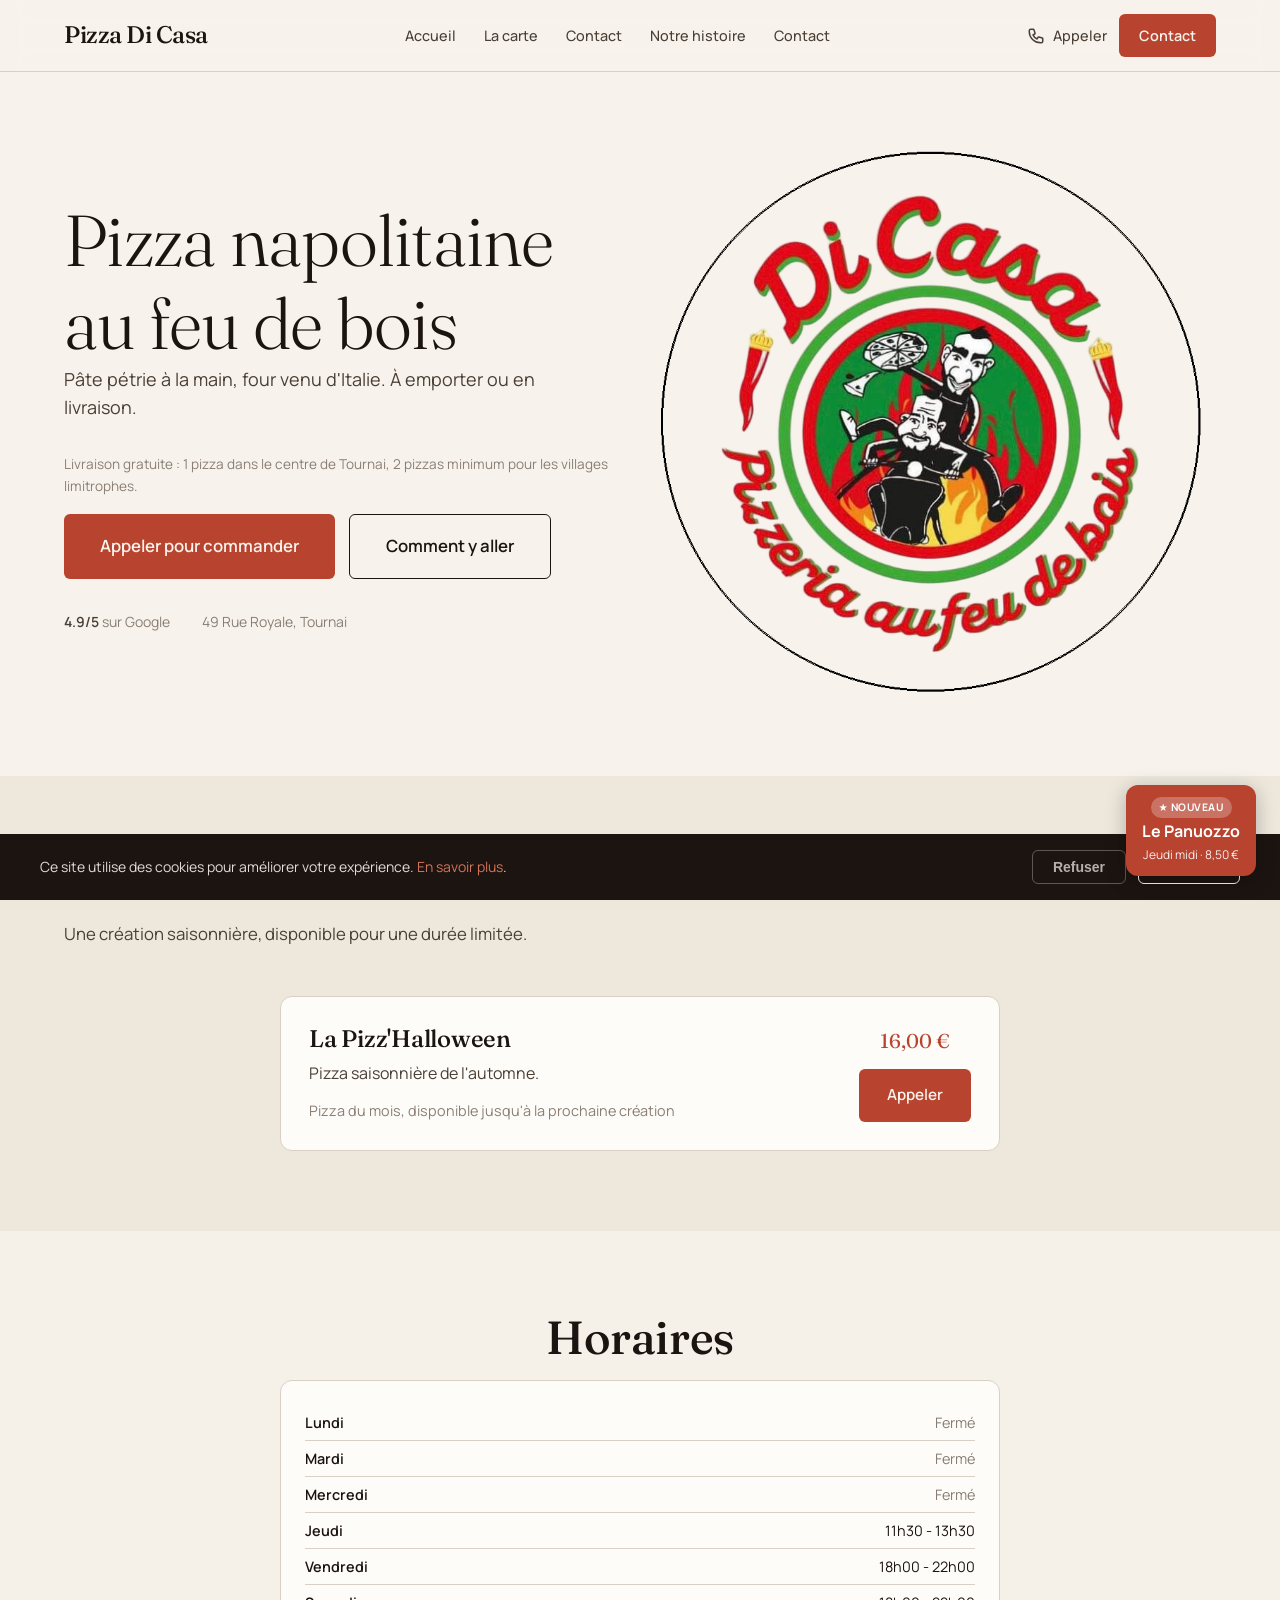
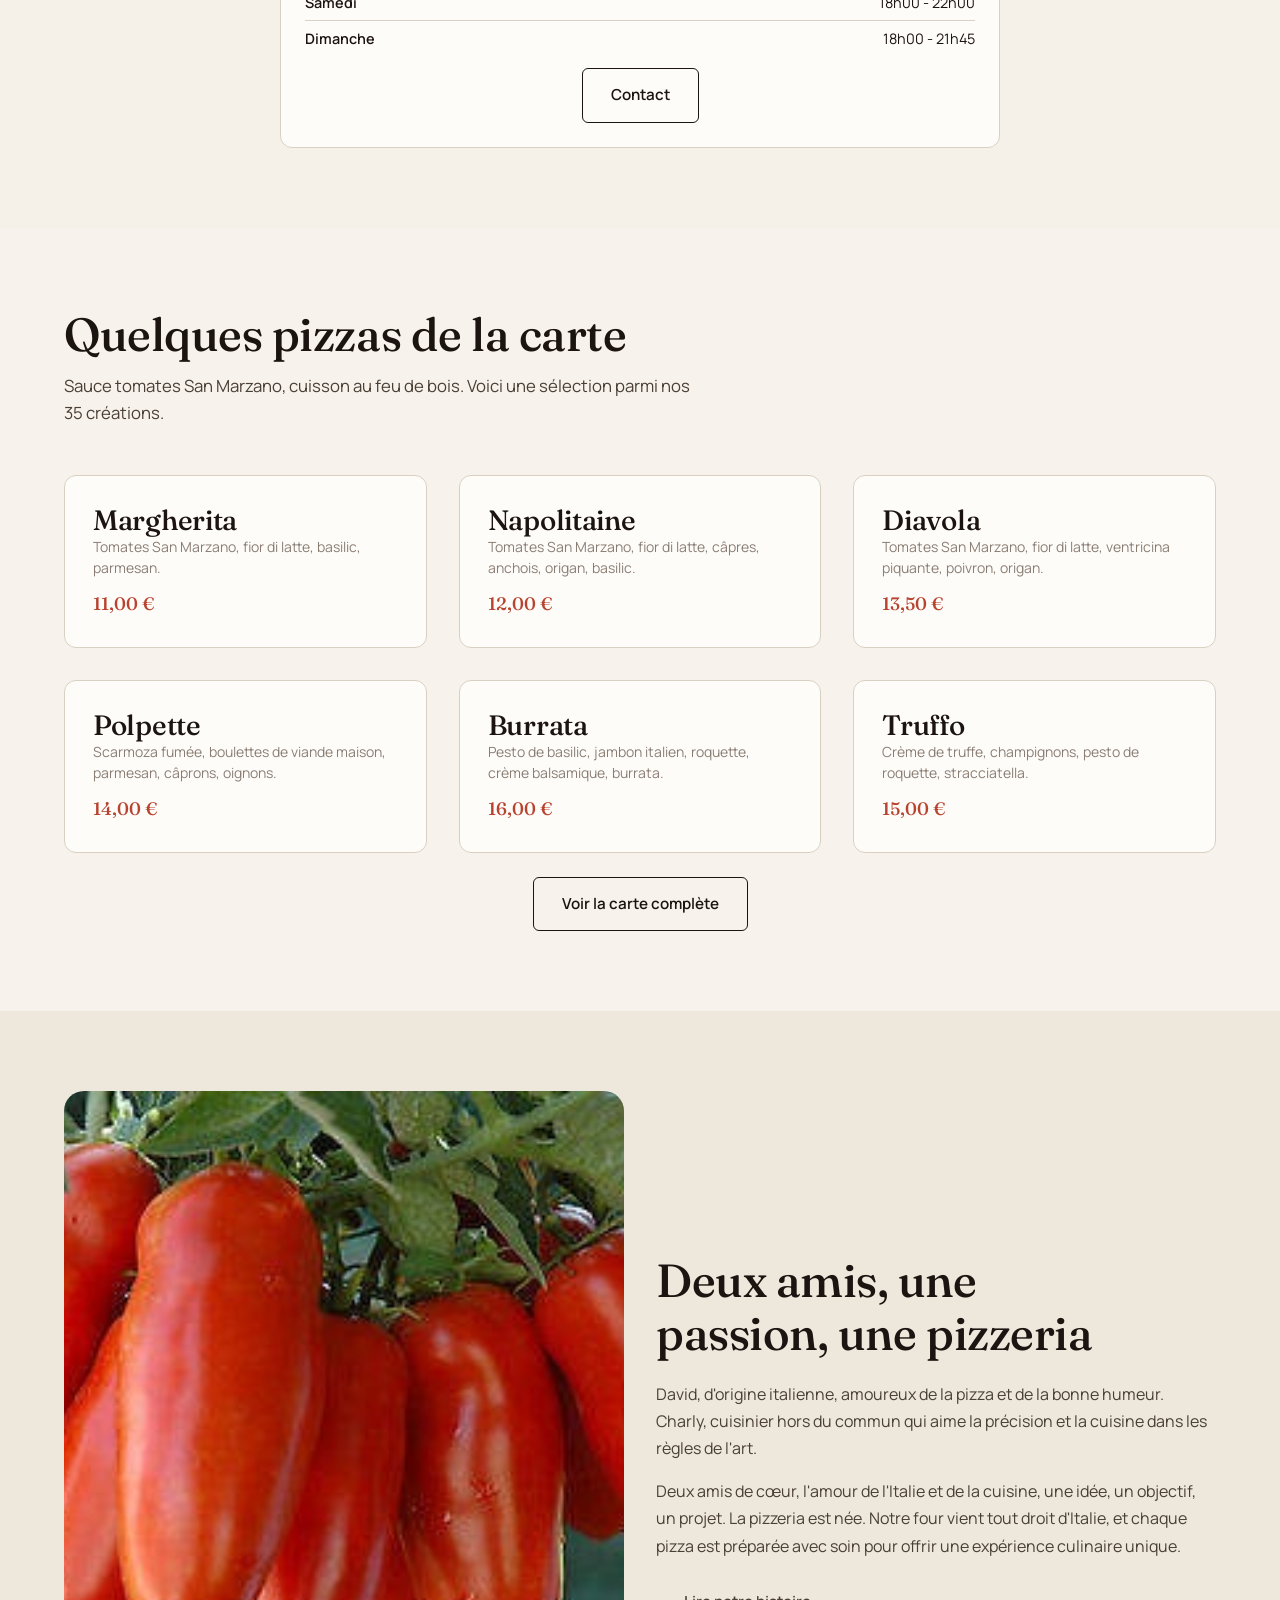
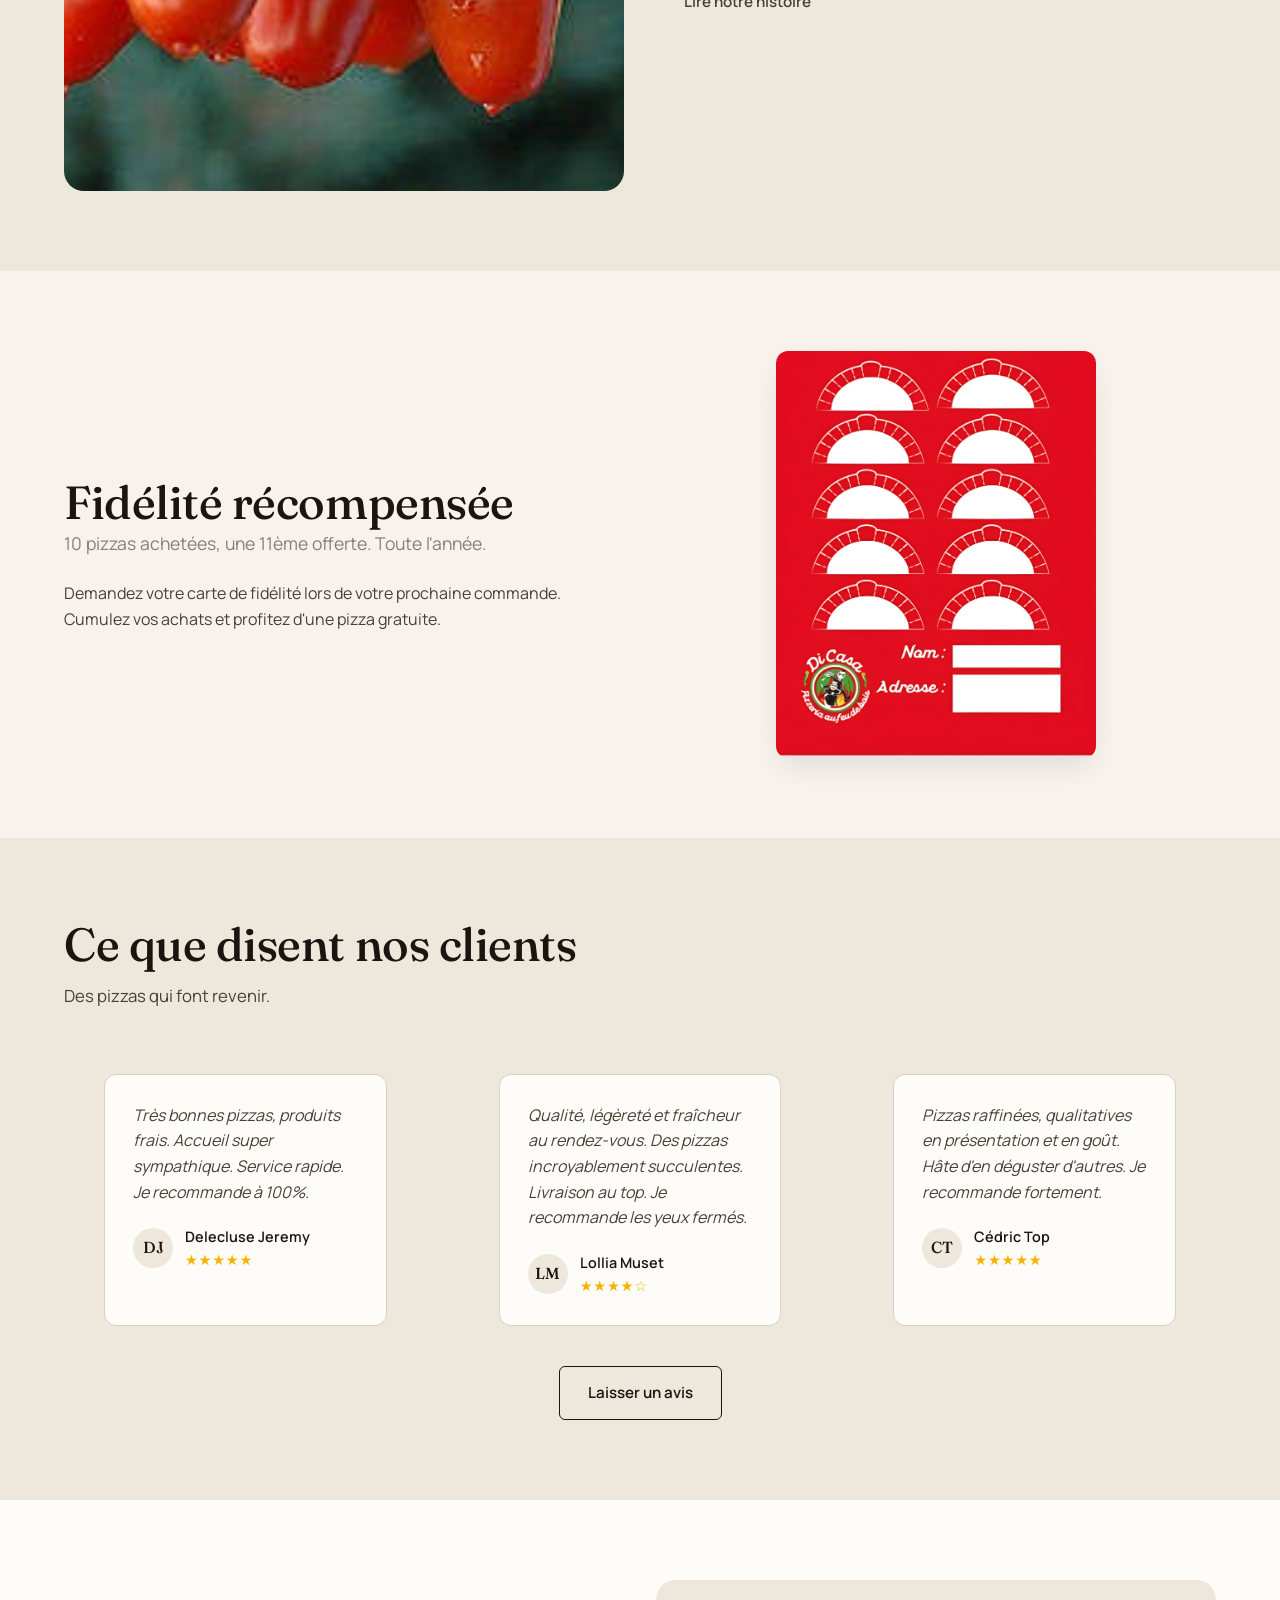
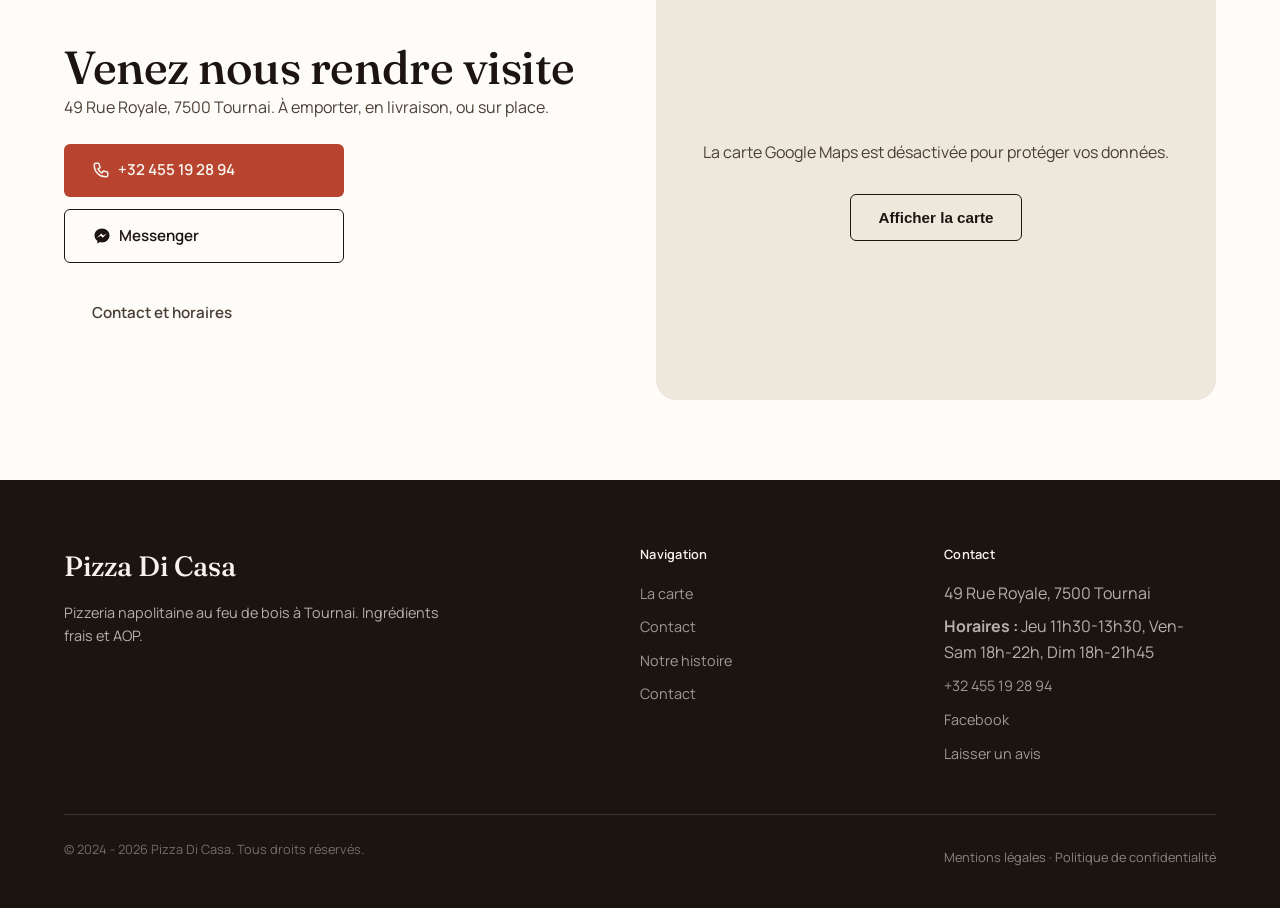
<file: index.html>
<!DOCTYPE html>
<html lang="fr">
<head>
  <meta charset="UTF-8" />
  <meta name="viewport" content="width=device-width, initial-scale=1.0" />
  <title>Pizza Di Casa, Pizzeria napolitaine à Tournai</title>
  <meta name="description" content="Pizzas napolitaines artisanales cuites au feu de bois à Tournai. Ingrédients frais et AOP. À emporter, livraison rapide. Commandez en ligne." />
  <meta property="og:title" content="Pizza Di Casa, Pizzeria napolitaine à Tournai" />
  <meta property="og:description" content="Pizzas napolitaines artisanales cuites au feu de bois. Ingrédients frais et AOP. À emporter, livraison rapide." />
  <meta property="og:image" content="https://www.pizzadicasa.be/images/hero.jpg" />
  <meta property="og:url" content="https://www.pizzadicasa.be/" />
  <meta property="og:type" content="website" />
  <meta property="og:locale" content="fr_BE" />
  <meta name="robots" content="index, follow" />
  <meta name="theme-color" content="#c45a3c" />
  <link rel="canonical" href="https://www.pizzadicasa.be/" />
  <link rel="icon" href="data:image/svg+xml,<svg xmlns='http://www.w3.org/2000/svg' viewBox='0 0 100 100'><text y='.9em' font-size='90'>🍕</text></svg>" />
  <link rel="stylesheet" href="styles.css" />
  <script type="application/ld+json">
  {
    "@context": "https://schema.org",
    "@type": "Restaurant",
    "name": "Pizza Di Casa",
    "description": "Pizzeria napolitaine au feu de bois à Tournai",
    "address": {
      "@type": "PostalAddress",
      "streetAddress": "49 Rue Royale",
      "addressLocality": "Tournai",
      "postalCode": "7500",
      "addressCountry": "BE"
    },
    "telephone": "+32 455 19 28 94",
    "servesCuisine": "Pizza",
    "priceRange": "€€",
    "openingHoursSpecification": [
      {"@type": "OpeningHoursSpecification", "dayOfWeek": ["Friday","Saturday"], "opens": "18:00", "closes": "22:00"},
      {"@type": "OpeningHoursSpecification", "dayOfWeek": "Sunday", "opens": "18:00", "closes": "21:45"}
    ],
    "sameAs": ["https://facebook.com/profile.php?id=61557667090326"]
  }
  </script>
</head>
<body>

<a href="#main-content" class="skip-link">Aller au contenu principal</a>

<nav class="nav" aria-label="Navigation principale">
  <div class="nav-inner">
    <a href="index.html" class="nav-brand">Pizza Di Casa</a>
    <ul class="nav-links">
      <li><a href="index.html">Accueil</a></li>
      <li><a href="menu.html">La carte</a></li>
      <li><a href="contact.html">Contact</a></li>
      <li><a href="histoire.html">Notre histoire</a></li>
      <li><a href="contact.html">Contact</a></li>
    </ul>
    <div class="nav-actions">
      <a href="tel:+32455192894" class="nav-phone">
        <svg width="18" height="18" fill="none" stroke="currentColor" viewBox="0 0 24 24" aria-hidden="true"><path stroke-linecap="round" stroke-linejoin="round" stroke-width="2" d="M3 5a2 2 0 012-2h3.28a1 1 0 01.948.684l1.498 4.493a1 1 0 01-.502 1.21l-2.257 1.13a11.042 11.042 0 005.516 5.516l1.13-2.257a1 1 0 011.21-.502l4.493 1.498a1 1 0 01.684.949V19a2 2 0 01-2 2h-1C9.716 21 3 14.284 3 6V5z"/></svg>
        <span>Appeler</span>
      </a>
      <a href="contact.html" class="nav-cta">Contact</a>
    </div>
    <button class="nav-toggle" onclick="toggleMenu()" aria-label="Ouvrir le menu">
      <svg width="24" height="24" fill="none" stroke="currentColor" viewBox="0 0 24 24"><path stroke-linecap="round" stroke-linejoin="round" stroke-width="2" d="M4 6h16M4 12h16M4 18h16"/></svg>
    </button>
  </div>
</nav>

<div class="mobile-menu" id="mobile-menu">
  <a href="index.html" onclick="toggleMenu()">Accueil</a>
  <a href="index.html#horaires" onclick="toggleMenu()">Horaires</a>
  <a href="menu.html" onclick="toggleMenu()">La carte</a>
  <a href="contact.html" onclick="toggleMenu()">Contact</a>
  <a href="histoire.html" onclick="toggleMenu()">Notre histoire</a>
  <a href="contact.html" onclick="toggleMenu()">Contact</a>
  <a href="tel:+32455192894" onclick="toggleMenu()">Appeler</a>
</div>

<main id="main-content">

<header class="hero">
  <div class="container">
    <div class="hero-grid">
      <div class="hero-text reveal">
        <h1>Pizza napolitaine au feu de bois</h1>
        <p class="hero-sub">Pâte pétrie à la main, four venu d'Italie. À emporter ou en livraison.</p>
        <p style="font-size:0.85rem; color:var(--color-ink-muted); margin-top:0.5rem">Livraison gratuite : 1 pizza dans le centre de Tournai, 2 pizzas minimum pour les villages limitrophes.</p>

        <div class="hero-actions">
          <a href="tel:+32455192894" class="btn btn-primary btn-lg">Appeler pour commander</a>
          <a href="#carte" class="btn btn-secondary btn-lg">Comment y aller</a>
        </div>
        <div class="hero-meta">
          <span><strong>4.9/5</strong> sur Google</span>
          <span>49 Rue Royale, Tournai</span>
        </div>
      </div>
      <div class="hero-image reveal">
        <img src="images/hero-nobg.png" alt="Pizza napolitaine cuite au feu de bois chez Pizza Di Casa" loading="eager" fetchpriority="high" />

      </div>
    </div>
  </div>
</header>

<!-- Panuozzo popup will be injected by JS -->

<section class="section section-alt">
  <div class="container">
    <div class="section-head reveal">
      <h2>Pizza du mois</h2>
      <p>Une création saisonnière, disponible pour une durée limitée.</p>
    </div>
    <div class="card reveal" style="max-width:720px; margin:0 auto; display:flex; flex-wrap:wrap; gap:2rem; align-items:center; justify-content:space-between">
      <div style="flex:1; min-width:240px">
        <h3 style="color:var(--color-ink); font-size:1.5rem; margin-bottom:0.5rem">La Pizz'Halloween</h3>
        <p style="color:var(--color-ink-soft); margin-bottom:0.75rem; line-height:1.6">Pizza saisonnière de l'automne.</p>
        <p style="font-size:0.9rem; color:var(--color-ink-muted)">Pizza du mois, disponible jusqu'à la prochaine création</p>
      </div>
      <div style="text-align:center; min-width:100px; flex:0 0 auto">
        <p style="font-family:var(--font-serif); font-size:1.25rem; color:var(--color-accent); margin-bottom:0.75rem">16,00 €</p>
        <a href="tel:+32455192894" class="btn btn-primary" style="white-space:nowrap">Appeler</a>
      </div>
    </div>
  </div>
</section>

<section class="section" id="horaires" style="background:var(--color-surface-alt, #f5f0e8); scroll-margin-top: 5rem">
  <div class="container">
    <h2 style="text-align:center; color:var(--color-ink); margin-bottom:1rem">Horaires</h2>
    <div style="max-width:720px; margin:0 auto; padding:1.5rem; background:var(--color-surface); border-radius:var(--radius-md); border:1px solid var(--color-border)">
      <table style="width:100%; border-collapse:collapse; font-size:0.9rem">
        <tr style="border-bottom:1px solid var(--color-border)"><td style="padding:0.375rem 0; font-weight:600">Lundi</td><td style="padding:0.375rem 0; text-align:right; color:var(--color-ink-muted)">Fermé</td></tr>
        <tr style="border-bottom:1px solid var(--color-border)"><td style="padding:0.375rem 0; font-weight:600">Mardi</td><td style="padding:0.375rem 0; text-align:right; color:var(--color-ink-muted)">Fermé</td></tr>
        <tr style="border-bottom:1px solid var(--color-border)"><td style="padding:0.375rem 0; font-weight:600">Mercredi</td><td style="padding:0.375rem 0; text-align:right; color:var(--color-ink-muted)">Fermé</td></tr>
        <tr style="border-bottom:1px solid var(--color-border)"><td style="padding:0.375rem 0; font-weight:600">Jeudi</td><td style="padding:0.375rem 0; text-align:right">11h30 - 13h30</td></tr>
        <tr style="border-bottom:1px solid var(--color-border)"><td style="padding:0.375rem 0; font-weight:600">Vendredi</td><td style="padding:0.375rem 0; text-align:right">18h00 - 22h00</td></tr>
        <tr style="border-bottom:1px solid var(--color-border)"><td style="padding:0.375rem 0; font-weight:600">Samedi</td><td style="padding:0.375rem 0; text-align:right">18h00 - 22h00</td></tr>
        <tr><td style="padding:0.375rem 0; font-weight:600">Dimanche</td><td style="padding:0.375rem 0; text-align:right">18h00 - 21h45</td></tr>
      </table>
      <div style="text-align:center; margin-top:0.75rem">
        <a href="contact.html" class="btn btn-secondary" style="white-space:nowrap">Contact</a>
      </div>
    </div>
  </div>
</section>

<section class="section">
  <div class="container">
    <div class="section-head reveal">
      <h2>Quelques pizzas de la carte</h2>
      <p>Sauce tomates San Marzano, cuisson au feu de bois. Voici une sélection parmi nos 35 créations.</p>
    </div>
    <div class="grid-3">
      <article class="card reveal">
        <h3>Margherita</h3>
        <p class="menu-item-desc" style="margin-bottom:0.75rem">Tomates San Marzano, fior di latte, basilic, parmesan.</p>
        <span class="menu-item-price">11,00 €</span>
      </article>
      <article class="card reveal">
        <h3>Napolitaine</h3>
        <p class="menu-item-desc" style="margin-bottom:0.75rem">Tomates San Marzano, fior di latte, câpres, anchois, origan, basilic.</p>
        <span class="menu-item-price">12,00 €</span>
      </article>
      <article class="card reveal">
        <h3>Diavola</h3>
        <p class="menu-item-desc" style="margin-bottom:0.75rem">Tomates San Marzano, fior di latte, ventricina piquante, poivron, origan.</p>
        <span class="menu-item-price">13,50 €</span>
      </article>
      <article class="card reveal">
        <h3>Polpette</h3>
        <p class="menu-item-desc" style="margin-bottom:0.75rem">Scarmoza fumée, boulettes de viande maison, parmesan, câprons, oignons.</p>
        <span class="menu-item-price">14,00 €</span>
      </article>
      <article class="card reveal">
        <h3>Burrata</h3>
        <p class="menu-item-desc" style="margin-bottom:0.75rem">Pesto de basilic, jambon italien, roquette, crème balsamique, burrata.</p>
        <span class="menu-item-price">16,00 €</span>
      </article>
      <article class="card reveal">
        <h3>Truffo</h3>
        <p class="menu-item-desc" style="margin-bottom:0.75rem">Crème de truffe, champignons, pesto de roquette, stracciatella.</p>
        <span class="menu-item-price">15,00 €</span>
      </article>
    </div>
    <div class="text-center mt-3">
      <a href="menu.html" class="btn btn-secondary">Voir la carte complète</a>
    </div>
  </div>
</section>

<section class="section section-alt">
  <div class="container">
    <div class="story-grid">
      <div class="story-image reveal">
        <img src="images/tomates.jpg" alt="Tomates San Marzano, ingrédient de base des pizzas" loading="lazy" />
      </div>
      <div class="story-text reveal">
        <h2>Deux amis, une passion, une pizzeria</h2>
        <p>David, d'origine italienne, amoureux de la pizza et de la bonne humeur. Charly, cuisinier hors du commun qui aime la précision et la cuisine dans les règles de l'art.</p>
        <p>Deux amis de cœur, l'amour de l'Italie et de la cuisine, une idée, un objectif, un projet. La pizzeria est née. Notre four vient tout droit d'Italie, et chaque pizza est préparée avec soin pour offrir une expérience culinaire unique.</p>
        <a href="histoire.html" class="btn btn-ghost">Lire notre histoire</a>
      </div>
    </div>
  </div>
</section>

<section class="section">
  <div class="container">
    <div class="grid-2" style="align-items:center">
      <div class="reveal">
        <h2>Fidélité récompensée</h2>
        <p class="text-muted" style="font-size:1.1rem; margin-bottom:1.5rem">10 pizzas achetées, une 11ème offerte. Toute l'année.</p>
        <p style="color:var(--color-ink-soft)">Demandez votre carte de fidélité lors de votre prochaine commande. Cumulez vos achats et profitez d'une pizza gratuite.</p>
      </div>
      <div class="reveal" style="text-align:center">
        <img src="images/fidelite.jpg" alt="Carte de fidélité Pizza Di Casa" style="border-radius:var(--radius-md); max-width:320px; margin:0 auto; box-shadow:0 12px 32px -8px var(--color-shadow)" loading="lazy" />
      </div>
    </div>
  </div>
</section>

<section class="section section-alt">
  <div class="container">
    <div class="section-head reveal">
      <h2>Ce que disent nos clients</h2>
      <p>Des pizzas qui font revenir.</p>
    </div>
    <div class="grid-3">
      <blockquote class="testimonial reveal">
        <p>Très bonnes pizzas, produits frais. Accueil super sympathique. Service rapide. Je recommande à 100%.</p>
        <footer>
          <div class="avatar">DJ</div>
          <div>
            <div class="name">Delecluse Jeremy</div>
            <div class="source rating">★★★★★</div>
          </div>
        </footer>
      </blockquote>
      <blockquote class="testimonial reveal">
        <p>Qualité, légèreté et fraîcheur au rendez-vous. Des pizzas incroyablement succulentes. Livraison au top. Je recommande les yeux fermés.</p>
        <footer>
          <div class="avatar">LM</div>
          <div>
            <div class="name">Lollia Muset</div>
            <div class="source rating">★★★★☆</div>
          </div>
        </footer>
      </blockquote>
      <blockquote class="testimonial reveal">
        <p>Pizzas raffinées, qualitatives en présentation et en goût. Hâte d'en déguster d'autres. Je recommande fortement.</p>
        <footer>
          <div class="avatar">CT</div>
          <div>
            <div class="name">Cédric Top</div>
            <div class="source rating">★★★★★</div>
          </div>
        </footer>
      </blockquote>
    </div>
    <div class="text-center mt-3">
      <a href="avis.html" class="btn btn-secondary">Laisser un avis</a>
    </div>
  </div>
</section>

<section class="section section-surface" id="carte">
  <div class="container">
    <div class="grid-2" style="align-items:center">
      <div class="reveal">
        <h2>Venez nous rendre visite</h2>
        <p style="color:var(--color-ink-soft); margin-bottom:1.5rem">49 Rue Royale, 7500 Tournai. À emporter, en livraison, ou sur place.</p>
        <div style="display:flex; flex-direction:column; gap:0.75rem; margin-bottom:1.5rem">
          <a href="tel:+32455192894" class="btn btn-primary" style="justify-content:flex-start; max-width:280px">
            <svg width="18" height="18" fill="none" stroke="currentColor" viewBox="0 0 24 24" aria-hidden="true"><path stroke-linecap="round" stroke-linejoin="round" stroke-width="2" d="M3 5a2 2 0 012-2h3.28a1 1 0 01.948.684l1.498 4.493a1 1 0 01-.502 1.21l-2.257 1.13a11.042 11.042 0 005.516 5.516l1.13-2.257a1 1 0 011.21-.502l4.493 1.498a1 1 0 01.684.949V19a2 2 0 01-2 2h-1C9.716 21 3 14.284 3 6V5z"/></svg>
            +32 455 19 28 94
          </a>
          <a href="https://m.me/61557667090326" target="_blank" rel="noopener" class="btn btn-secondary" style="justify-content:flex-start; max-width:280px">
            <svg width="18" height="18" fill="currentColor" viewBox="0 0 24 24" aria-hidden="true"><path d="M12 2C6.477 2 2 6.145 2 11.243c0 2.91 1.463 5.506 3.758 7.18V22l3.435-1.886c.899.249 1.843.386 2.807.386 5.523 0 10-4.145 10-9.243S17.523 2 12 2zm1.006 12.467l-2.55-2.724-4.977 2.724 5.474-5.82 2.613 2.724 4.914-2.724-5.474 5.82z"/></svg>
            Messenger
          </a>
        </div>
        <a href="contact.html" class="btn btn-ghost">Contact et horaires</a>
      </div>
      <div class="reveal">
        <div class="map-container" id="carte-map" data-map-src="https://www.google.com/maps?q=49+Rue+Royale,+7500+Tournai,+Belgique&output=embed">
          <div class="map-placeholder" style="display:flex; flex-direction:column; align-items:center; justify-content:center; gap:0.75rem; min-height:100%; color:var(--color-ink-soft); text-align:center; padding:1rem">
            <p>La carte Google Maps est désactivée pour protéger vos données.</p>
            <button class="btn btn-secondary" onclick="loadMap(this)">Afficher la carte</button>
          </div>
        </div>
      </div>
    </div>
  </div>
</section>

</main>

<footer class="footer">
  <div class="container">
    <div class="footer-grid">
      <div>
        <div class="footer-brand">Pizza Di Casa</div>
        <p class="footer-desc">Pizzeria napolitaine au feu de bois à Tournai. Ingrédients frais et AOP.</p>
      </div>
      <div>
        <div class="footer-heading">Navigation</div>
        <ul class="footer-links">
          <li><a href="menu.html">La carte</a></li>
          <li><a href="contact.html">Contact</a></li>
          <li><a href="histoire.html">Notre histoire</a></li>
              <li><a href="contact.html">Contact</a></li>
        </ul>
      </div>
      <div>
        <div class="footer-heading">Contact</div>
        <ul class="footer-links">
          <li>49 Rue Royale, 7500 Tournai</li>
          <li><strong>Horaires :</strong> Jeu 11h30-13h30, Ven-Sam 18h-22h, Dim 18h-21h45</li>
          <li><a href="tel:+32455192894">+32 455 19 28 94</a></li>
          <li><a href="https://facebook.com/profile.php?id=61557667090326" target="_blank" rel="noopener">Facebook</a></li>
          <li><a href="avis.html">Laisser un avis</a></li>
        </ul>
      </div>
    </div>
    <div class="footer-bottom">
      <p>&copy; 2024 - 2026 Pizza Di Casa. Tous droits réservés.</p>
      <div>
        <a href="mentions-legales.html">Mentions légales</a> · <a href="politique-confidentialite.html">Politique de confidentialité</a>
      </div>
    </div>
  </div>
</footer>

<div class="cookie-banner" id="cookie-banner">
  <div class="cookie-banner-inner">
    <p>Ce site utilise des cookies pour améliorer votre expérience. <a href="politique-confidentialite.html">En savoir plus</a>.</p>
    <div class="cookie-actions">
      <button class="cookie-btn cookie-btn-decline" onclick="declineCookies()">Refuser</button>
      <button class="cookie-btn cookie-btn-accept" onclick="acceptCookies()">Accepter</button>
    </div>
  </div>
</div>

<!-- Panuozzo floating sticker -->
<a href="menu.html#panuozzo" class="panuozzo-sticker" aria-label="Découvrir le Panuozzo">
  <span class="panuozzo-sticker-badge">★ NOUVEAU</span>
  <span class="panuozzo-sticker-title">Le Panuozzo</span>
  <span class="panuozzo-sticker-sub">Jeudi midi · 8,50 €</span>
</a>

<style>
  .panuozzo-sticker {
    position: fixed;
    bottom: 1.5rem;
    right: 1.5rem;
    z-index: 999;
    display: flex;
    flex-direction: column;
    align-items: center;
    gap: 0.25rem;
    background: var(--color-accent, #c45a3c);
    color: #fff;
    padding: 0.75rem 1rem;
    border-radius: var(--radius-md, 12px);
    text-decoration: none;
    box-shadow: 0 4px 20px rgba(0,0,0,0.25);
    transition: transform 0.2s ease, box-shadow 0.2s ease;
    font-family: var(--font-sans, sans-serif);
    max-width: 160px;
    text-align: center;
  }
  .panuozzo-sticker:hover {
    transform: translateY(-3px);
    box-shadow: 0 6px 24px rgba(0,0,0,0.3);
  }
  .panuozzo-sticker-badge {
    font-size: 0.65rem;
    font-weight: 700;
    letter-spacing: 0.05em;
    background: rgba(255,255,255,0.25);
    padding: 0.125rem 0.5rem;
    border-radius: 999px;
  }
  .panuozzo-sticker-title {
    font-size: 1rem;
    font-weight: 700;
    line-height: 1.2;
  }
  .panuozzo-sticker-sub {
    font-size: 0.75rem;
    opacity: 0.9;
  }
  @media (max-width: 480px) {
    .panuozzo-sticker {
      bottom: 1rem;
      right: 1rem;
      padding: 0.5rem 0.75rem;
      max-width: 130px;
    }
    .panuozzo-sticker-title { font-size: 0.85rem; }
    .panuozzo-sticker-sub { font-size: 0.65rem; }
  }
  @media (prefers-reduced-motion: reduce) {
    .panuozzo-sticker { transition: none; }
  }
</style>

<script src="script.js"></script>
</body>
</html>
</file>
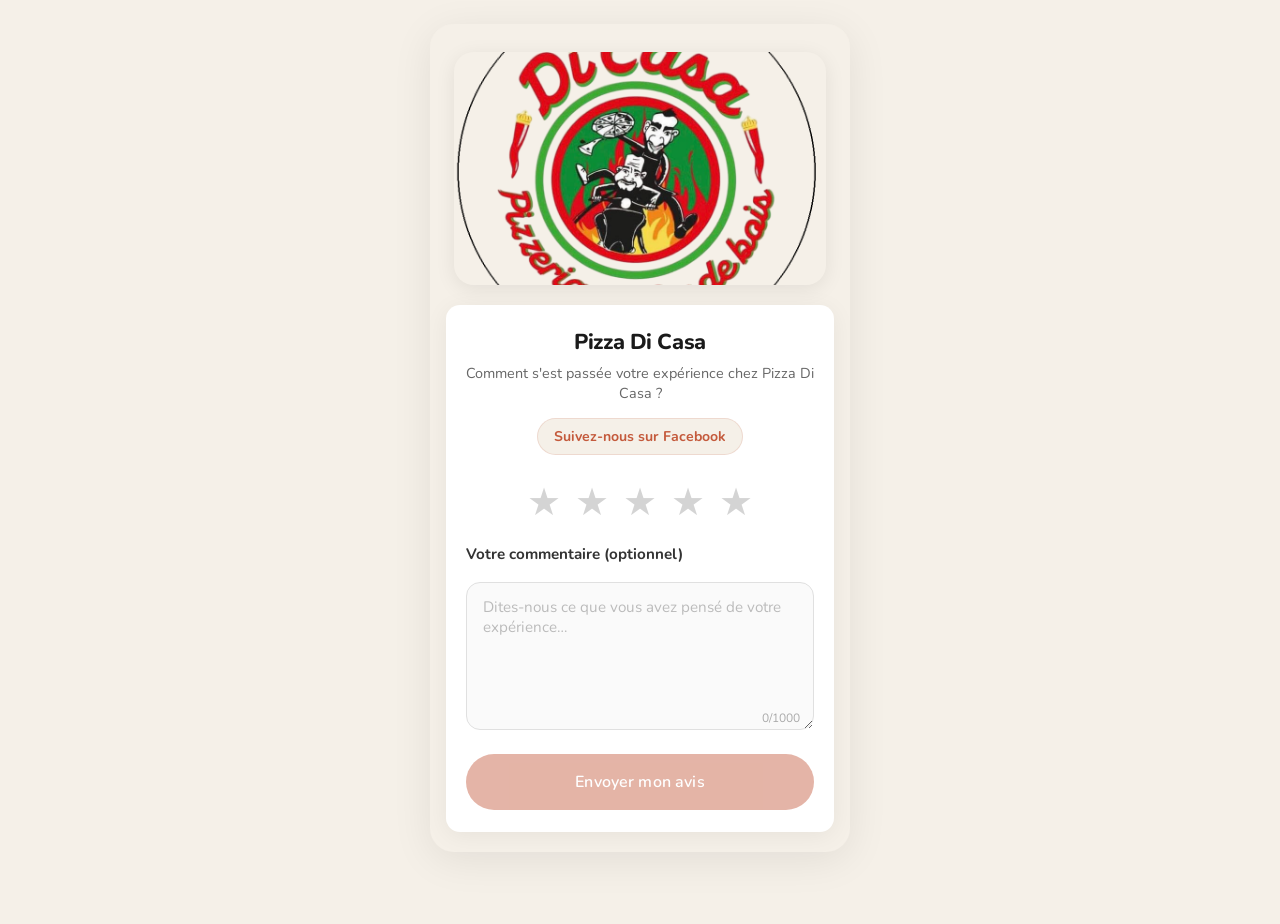
<file: review/index.html>
<!DOCTYPE html>
<html lang="fr">
<head>
  <meta charset="UTF-8" />
  <meta name="viewport" content="width=device-width, initial-scale=1.0, viewport-fit=cover" />
  <meta name="theme-color" content="#c45a3c" />
  <meta name="description" content="Partagez votre expérience chez Pizza Di Casa à Tournai. Laissez un avis Google en quelques secondes." />
  <title>Laisser un avis — Pizza Di Casa</title>
  <link rel="preconnect" href="https://fonts.googleapis.com" />
  <link rel="preconnect" href="https://fonts.gstatic.com" crossorigin />
  <link href="https://fonts.googleapis.com/css2?family=Nunito:wght@400;600;700;800&display=swap" rel="stylesheet" />
  <link rel="stylesheet" href="styles.css" />
</head>
<body class="splash-active">
  <!-- Splash d'ouverture -->
  <div class="splash" id="splash" aria-hidden="false">
    <div class="splash__panel">
      <div class="splash__logo-wrap">
        <img class="splash__logo" id="splashLogo" src="hero.jpg" alt="Pizza Di Casa" />
        <p class="splash__brand-name" id="splashBrandName" hidden>Pizza Di Casa</p>
      </div>
    </div>
    <div class="splash__liquid-edge" aria-hidden="true">
      <svg class="splash__wave splash__wave--1" viewBox="0 0 1440 120" preserveAspectRatio="none">
        <path d="M0,64 C240,120 480,0 720,48 C960,96 1200,24 1440,64 L1440,120 L0,120 Z" fill="currentColor"/>
      </svg>
      <svg class="splash__wave splash__wave--2" viewBox="0 0 1440 120" preserveAspectRatio="none">
        <path d="M0,80 C360,20 720,100 1080,56 C1260,36 1380,72 1440,80 L1440,120 L0,120 Z" fill="currentColor"/>
      </svg>
    </div>
  </div>

  <main class="page" id="app">
    <!-- En-tête avec image -->
    <header class="hero" id="hero">
      <div class="hero__image-wrap">
        <img
          class="hero__image"
          id="heroImage"
          src="hero-nobg.png"
          alt="Pizza Di Casa"
        />
      </div>
    </header>

    <!-- Carte de contenu -->
    <div class="content-card">
      <section class="info-card">
        <h1 class="info-card__title" id="businessName">Pizza Di Casa</h1>
        <p class="info-card__subtitle" id="businessSubtitle">
          Comment s'est passée votre expérience chez Pizza Di Casa ?
        </p>
        <a
          class="social-link"
          id="socialLink"
          href="https://facebook.com/profile.php?id=61557667090326"
          target="_blank"
          rel="noopener noreferrer"
        >
          <span>Suivez-nous sur Facebook</span>
        </a>
      </section>

      <form class="feedback-form" id="feedbackForm" novalidate>
        <div class="stars" id="stars" role="radiogroup" aria-label="Notez votre expérience">
          <button type="button" class="star" data-value="1" aria-label="1 étoile">★</button>
          <button type="button" class="star" data-value="2" aria-label="2 étoiles">★</button>
          <button type="button" class="star" data-value="3" aria-label="3 étoiles">★</button>
          <button type="button" class="star" data-value="4" aria-label="4 étoiles">★</button>
          <button type="button" class="star" data-value="5" aria-label="5 étoiles">★</button>
        </div>

        <label class="comment-label" for="comment">Votre commentaire (optionnel)</label>
        <div class="comment-wrap">
          <textarea
            class="comment-input"
            id="comment"
            name="comment"
            placeholder="Dites-nous ce que vous avez pensé de votre expérience…"
            maxlength="1000"
            rows="5"
          ></textarea>
          <span class="char-count" id="charCount">0/1000</span>
        </div>

        <button type="submit" class="submit-btn" id="submitBtn" disabled>
          Envoyer mon avis
        </button>
      </form>
    </div>

    <!-- Overlay de remerciement / redirection -->
    <div class="overlay" id="overlay" hidden>
      <div class="overlay__card">
        <div class="overlay__emoji" id="overlayEmoji">🍕</div>
        <h2 class="overlay__title" id="overlayTitle">Merci !</h2>
        <p class="overlay__text" id="overlayText"></p>
        <button type="button" class="overlay__btn" id="overlayBtn" hidden>
          Laisser un avis Google
        </button>
      </div>
    </div>
  </main>

  <script src="config.js"></script>
  <script src="app.js"></script>
</body>
</html>
</file>
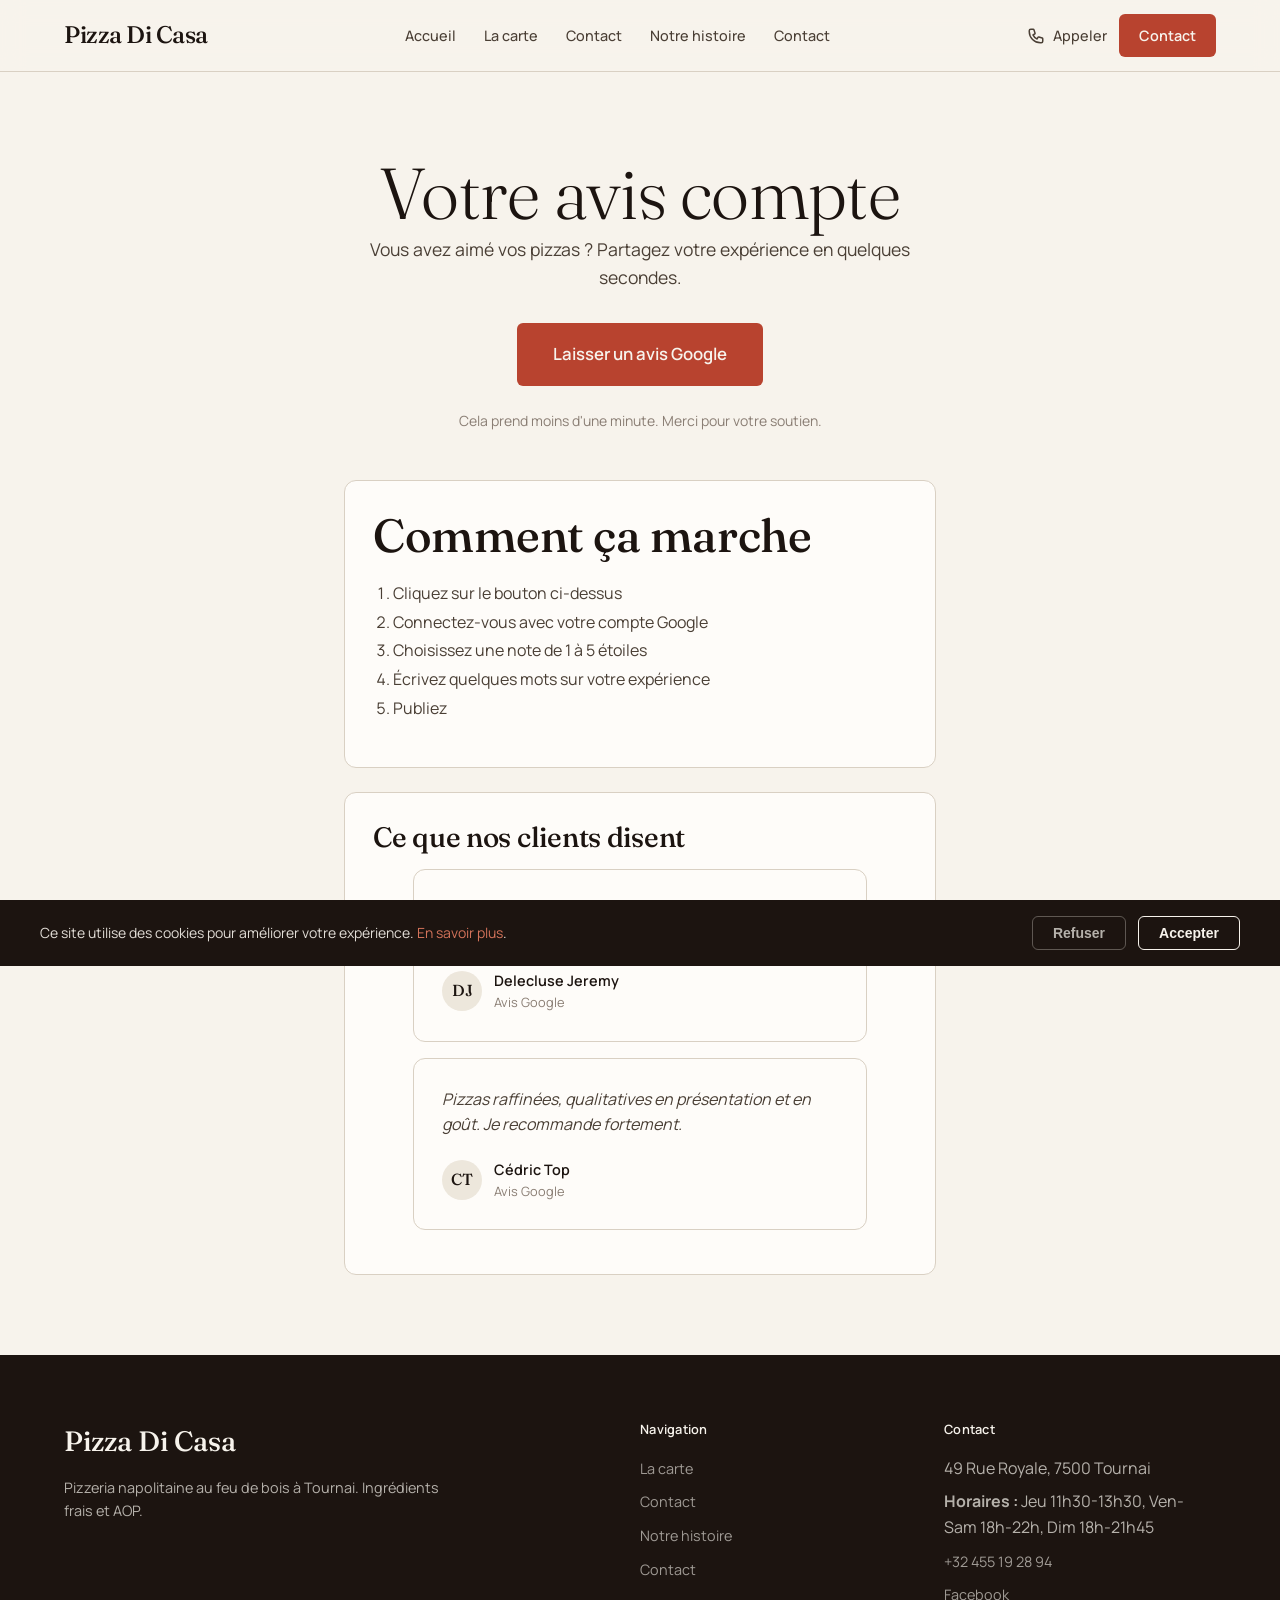
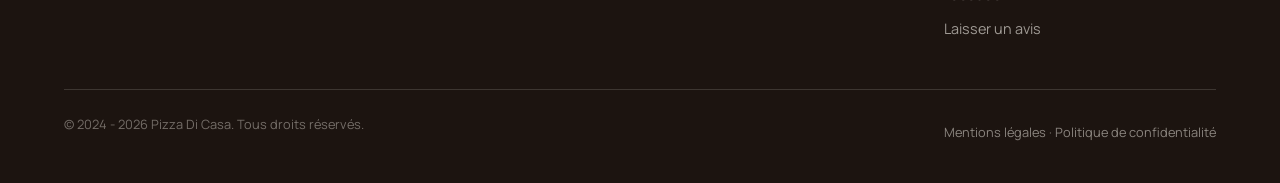
<file: avis.html>
<!DOCTYPE html>
<html lang="fr">
<head>
  <meta charset="UTF-8" />
  <meta name="viewport" content="width=device-width, initial-scale=1.0" />
  <title>Laisser un avis, Pizza Di Casa, Tournai</title>
  <meta name="description" content="Partagez votre expérience chez Pizza Di Casa à Tournai. Laissez un avis Google en quelques secondes." />
  <meta name="robots" content="index, follow" />
  <meta name="theme-color" content="#c45a3c" />
  <link rel="canonical" href="https://www.pizzadicasa.be/avis.html" />
  <link rel="alternate" hreflang="fr-BE" href="https://www.pizzadicasa.be/avis.html" />
  <link rel="alternate" hreflang="x-default" href="https://www.pizzadicasa.be/avis.html" />

  <meta property="og:type" content="website" />
  <meta property="og:site_name" content="Pizza Di Casa" />
  <meta property="og:title" content="Laisser un avis, Pizza Di Casa" />
  <meta property="og:description" content="Partagez votre expérience chez Pizza Di Casa à Tournai." />
  <meta property="og:url" content="https://www.pizzadicasa.be/avis.html" />
  <meta property="og:image" content="https://www.pizzadicasa.be/images/hero.jpg" />
  <meta property="og:locale" content="fr_BE" />

  <meta name="twitter:card" content="summary_large_image" />
  <meta name="twitter:title" content="Laisser un avis, Pizza Di Casa" />
  <meta name="twitter:description" content="Partagez votre expérience chez Pizza Di Casa à Tournai." />
  <meta name="twitter:image" content="https://www.pizzadicasa.be/images/hero.jpg" />

  <link rel="icon" href="data:image/svg+xml,<svg xmlns='http://www.w3.org/2000/svg' viewBox='0 0 100 100'><text y='.9em' font-size='90'>🍕</text></svg>" />
  <link rel="stylesheet" href="styles.css" />

  <script type="application/ld+json">
  {
    "@context": "https://schema.org",
    "@type": "BreadcrumbList",
    "itemListElement": [
      {"@type": "ListItem", "position": 1, "name": "Accueil", "item": "https://www.pizzadicasa.be/"},
      {"@type": "ListItem", "position": 2, "name": "Avis", "item": "https://www.pizzadicasa.be/avis.html"}
    ]
  }
  </script>
</head>
<body>

<a href="#main-content" class="skip-link">Aller au contenu principal</a>

<nav class="nav" aria-label="Navigation principale">
  <div class="nav-inner">
    <a href="index.html" class="nav-brand">Pizza Di Casa</a>
    <ul class="nav-links">
      <li><a href="index.html">Accueil</a></li>
      <li><a href="menu.html">La carte</a></li>
      <li><a href="contact.html">Contact</a></li>
      <li><a href="histoire.html">Notre histoire</a></li>
      <li><a href="contact.html">Contact</a></li>
    </ul>
    <div class="nav-actions">
      <a href="tel:+32455192894" class="nav-phone">
        <svg width="18" height="18" fill="none" stroke="currentColor" viewBox="0 0 24 24" aria-hidden="true"><path stroke-linecap="round" stroke-linejoin="round" stroke-width="2" d="M3 5a2 2 0 012-2h3.28a1 1 0 01.948.684l1.498 4.493a1 1 0 01-.502 1.21l-2.257 1.13a11.042 11.042 0 005.516 5.516l1.13-2.257a1 1 0 011.21-.502l4.493 1.498a1 1 0 01.684.949V19a2 2 0 01-2 2h-1C9.716 21 3 14.284 3 6V5z"/></svg>
        <span>Appeler</span>
      </a>
      <a href="contact.html" class="nav-cta">Contact</a>
    </div>
    <button class="nav-toggle" onclick="toggleMenu()" aria-label="Ouvrir le menu">
      <svg width="24" height="24" fill="none" stroke="currentColor" viewBox="0 0 24 24"><path stroke-linecap="round" stroke-linejoin="round" stroke-width="2" d="M4 6h16M4 12h16M4 18h16"/></svg>
    </button>
  </div>
</nav>

<div class="mobile-menu" id="mobile-menu">
  <a href="index.html" onclick="toggleMenu()">Accueil</a>
  <a href="menu.html" onclick="toggleMenu()">La carte</a>
  <a href="contact.html" onclick="toggleMenu()">Contact</a>
  <a href="histoire.html" onclick="toggleMenu()">Notre histoire</a>
  <a href="contact.html" onclick="toggleMenu()">Contact</a>
  <a href="tel:+32455192894" onclick="toggleMenu()">Appeler</a>
</div>

<main id="main-content">

<section class="section">
  <div class="container" style="max-width:640px; text-align:center">
    <div class="reveal">
      <h1>Votre avis compte</h1>
      <p style="color:var(--color-ink-soft); font-size:1.1rem; margin-bottom:2rem">Vous avez aimé vos pizzas ? Partagez votre expérience en quelques secondes.</p>
      <a href="https://search.google.com/local/writereview?placeid=ChIJGSBLTgDhwkcRqw-j9ffUoHg" target="_blank" rel="noopener" class="btn btn-primary btn-lg" style="margin-bottom:1.5rem">
        Laisser un avis Google
      </a>
      <p style="font-size:0.875rem; color:var(--color-ink-muted)">Cela prend moins d'une minute. Merci pour votre soutien.</p>
    </div>

    <div class="card reveal" style="margin-top:3rem; text-align:left">
      <h2 style="margin-bottom:0.75rem">Comment ça marche</h2>
      <ol style="color:var(--color-ink-soft); line-height:1.8; padding-left:1.25rem">
        <li>Cliquez sur le bouton ci-dessus</li>
        <li>Connectez-vous avec votre compte Google</li>
        <li>Choisissez une note de 1 à 5 étoiles</li>
        <li>Écrivez quelques mots sur votre expérience</li>
        <li>Publiez</li>
      </ol>
    </div>

    <div class="card reveal" style="margin-top:1.5rem; text-align:left">
      <h3 style="margin-bottom:0.75rem">Ce que nos clients disent</h3>
      <blockquote class="testimonial" style="margin-bottom:1rem">
        <p>Très bonnes pizzas, produits frais. Accueil super sympathique. Service rapide.</p>
        <footer>
          <div class="avatar">DJ</div>
          <div><div class="name">Delecluse Jeremy</div><div class="source">Avis Google</div></div>
        </footer>
      </blockquote>
      <blockquote class="testimonial">
        <p>Pizzas raffinées, qualitatives en présentation et en goût. Je recommande fortement.</p>
        <footer>
          <div class="avatar">CT</div>
          <div><div class="name">Cédric Top</div><div class="source">Avis Google</div></div>
        </footer>
      </blockquote>
    </div>
  </div>
</section>

</main>

<footer class="footer">
  <div class="container">
    <div class="footer-grid">
      <div>
        <div class="footer-brand">Pizza Di Casa</div>
        <p class="footer-desc">Pizzeria napolitaine au feu de bois à Tournai. Ingrédients frais et AOP.</p>
      </div>
      <div>
        <p class="footer-heading">Navigation</p>
        <ul class="footer-links">
          <li><a href="menu.html">La carte</a></li>
          <li><a href="contact.html">Contact</a></li>
          <li><a href="histoire.html">Notre histoire</a></li>
              <li><a href="contact.html">Contact</a></li>
        </ul>
      </div>
      <div>
        <p class="footer-heading">Contact</p>
        <ul class="footer-links">
          <li>49 Rue Royale, 7500 Tournai</li>
          <li><strong>Horaires :</strong> Jeu 11h30-13h30, Ven-Sam 18h-22h, Dim 18h-21h45</li>
          <li><a href="tel:+32455192894">+32 455 19 28 94</a></li>
          <li><a href="https://facebook.com/profile.php?id=61557667090326" target="_blank" rel="noopener">Facebook</a></li>
          <li><a href="avis.html">Laisser un avis</a></li>
        </ul>
      </div>
    </div>
    <div class="footer-bottom">
      <p>&copy; 2024 - 2026 Pizza Di Casa. Tous droits réservés.</p>
      <div>
        <a href="mentions-legales.html">Mentions légales</a> · <a href="politique-confidentialite.html">Politique de confidentialité</a>
      </div>
    </div>
  </div>
</footer>

<div class="cookie-banner" id="cookie-banner">
  <div class="cookie-banner-inner">
    <p>Ce site utilise des cookies pour améliorer votre expérience. <a href="politique-confidentialite.html">En savoir plus</a>.</p>
    <div class="cookie-actions">
      <button class="cookie-btn cookie-btn-decline" onclick="declineCookies()">Refuser</button>
      <button class="cookie-btn cookie-btn-accept" onclick="acceptCookies()">Accepter</button>
    </div>
  </div>
</div>

<script src="script.js"></script>
</body>
</html>
</file>
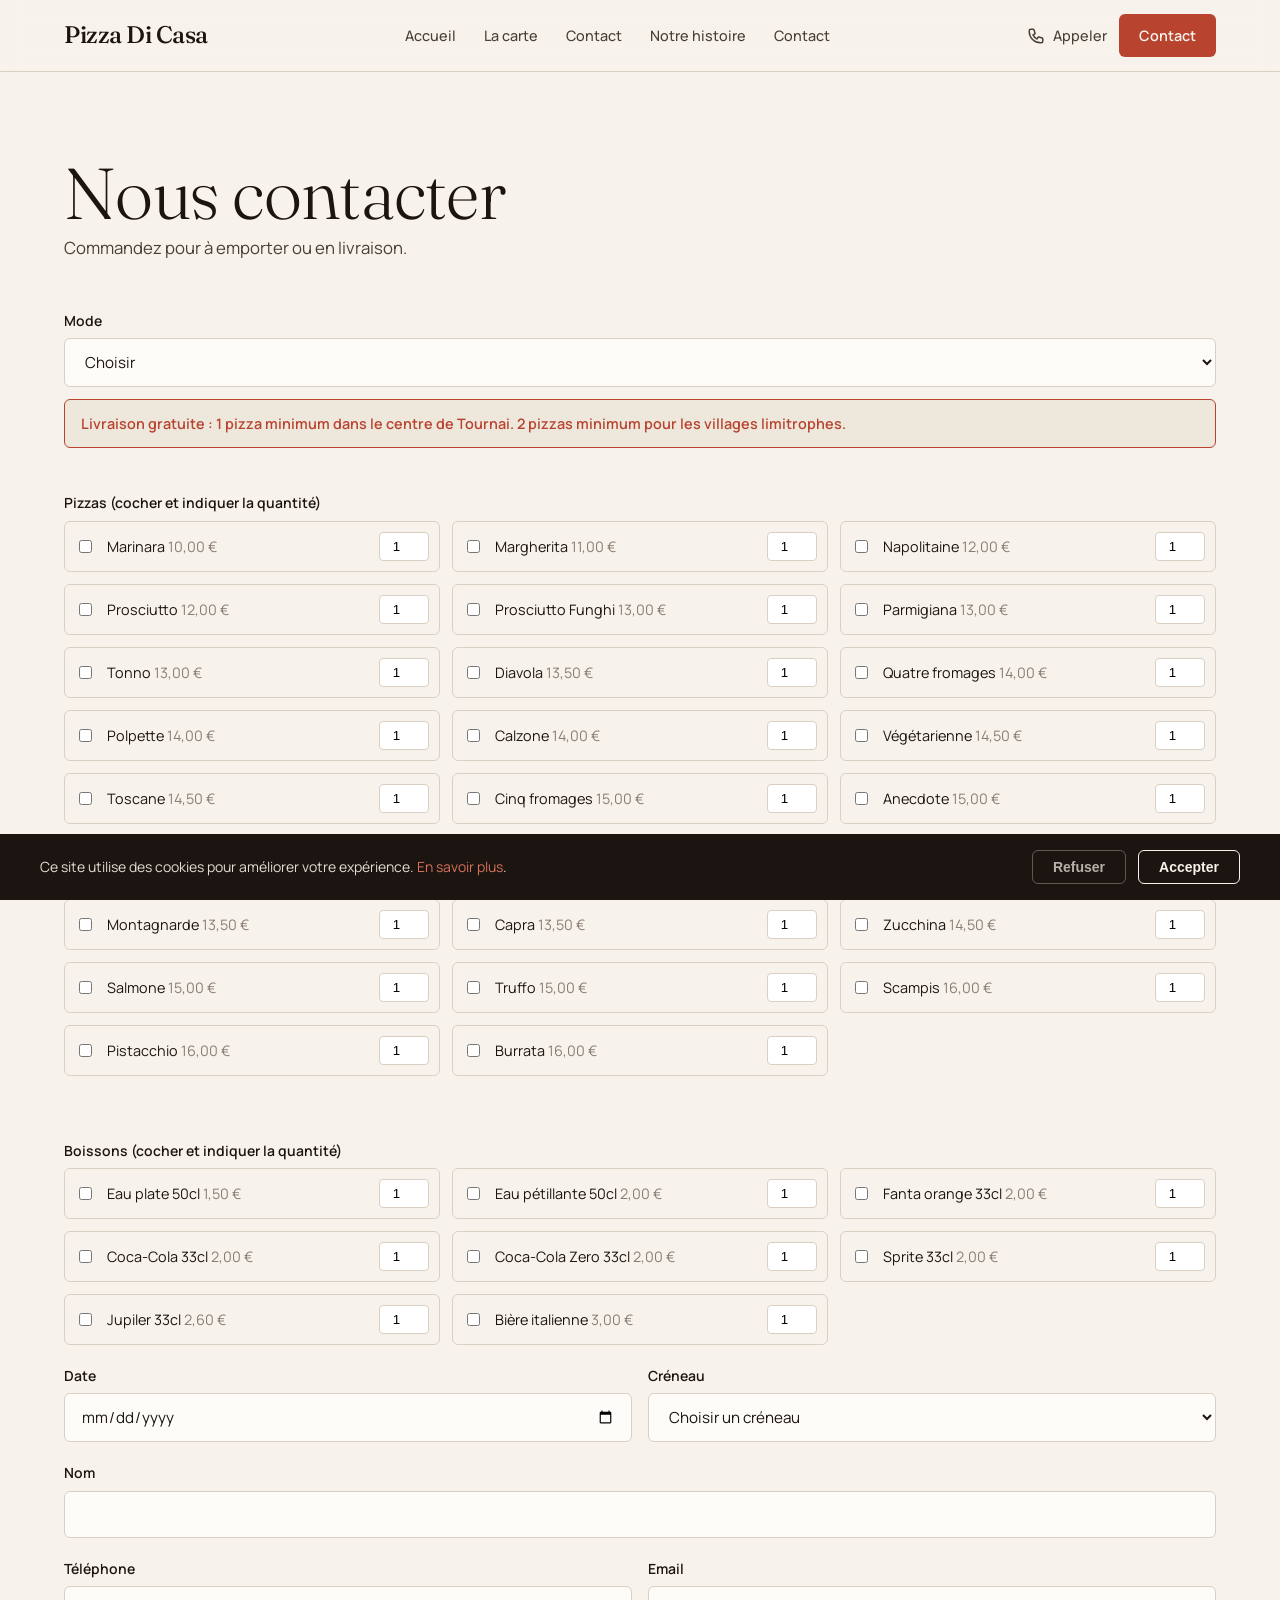
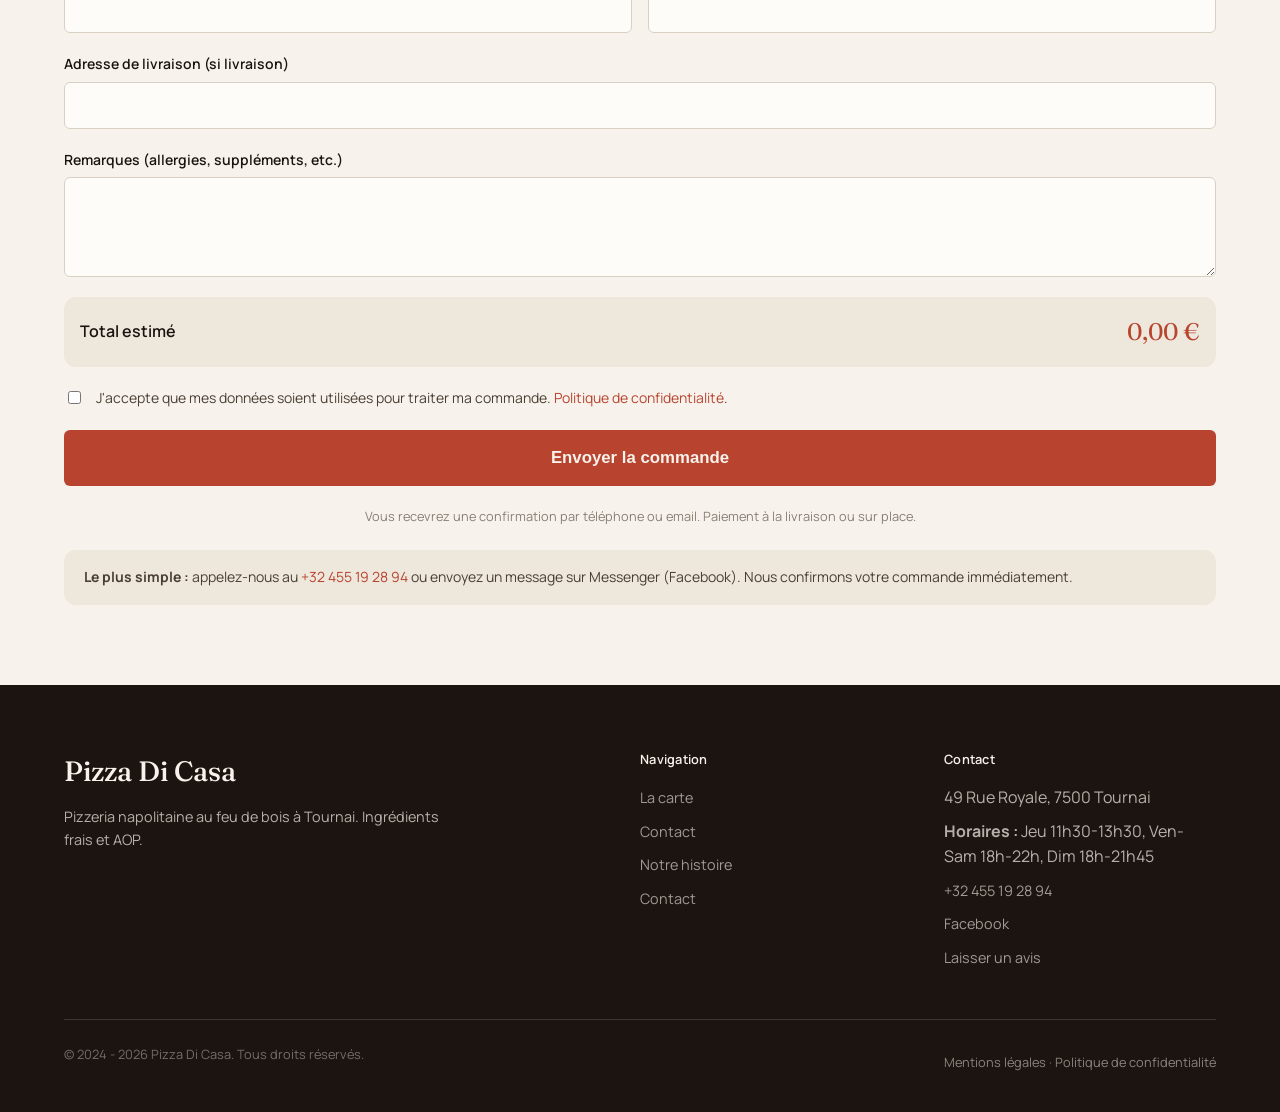
<file: commande.html>
<!DOCTYPE html>
<html lang="fr">
<head>
  <meta charset="UTF-8" />
  <meta name="viewport" content="width=device-width, initial-scale=1.0" />
  <title>Commander, Pizza Di Casa, Tournai</title>
  <meta name="description" content="Commandez vos pizzas en ligne pour à emporter ou en livraison chez Pizza Di Casa à Tournai." />
  <link rel="icon" href="data:image/svg+xml,<svg xmlns='http://www.w3.org/2000/svg' viewBox='0 0 100 100'><text y='.9em' font-size='90'>🍕</text></svg>" />
  <link rel="stylesheet" href="styles.css" />
</head>
<body>

<a href="#main-content" class="skip-link">Aller au contenu principal</a>

<nav class="nav" aria-label="Navigation principale">
  <div class="nav-inner">
    <a href="index.html" class="nav-brand">Pizza Di Casa</a>
    <ul class="nav-links">
      <li><a href="index.html">Accueil</a></li>
      <li><a href="menu.html">La carte</a></li>
      <li><a href="contact.html">Contact</a></li>
      <li><a href="histoire.html">Notre histoire</a></li>
      <li><a href="contact.html">Contact</a></li>
    </ul>
    <div class="nav-actions">
      <a href="tel:+32455192894" class="nav-phone">
        <svg width="18" height="18" fill="none" stroke="currentColor" viewBox="0 0 24 24" aria-hidden="true"><path stroke-linecap="round" stroke-linejoin="round" stroke-width="2" d="M3 5a2 2 0 012-2h3.28a1 1 0 01.948.684l1.498 4.493a1 1 0 01-.502 1.21l-2.257 1.13a11.042 11.042 0 005.516 5.516l1.13-2.257a1 1 0 011.21-.502l4.493 1.498a1 1 0 01.684.949V19a2 2 0 01-2 2h-1C9.716 21 3 14.284 3 6V5z"/></svg>
        <span>Appeler</span>
      </a>
      <a href="contact.html" class="nav-cta">Contact</a>
    </div>
    <button class="nav-toggle" onclick="toggleMenu()" aria-label="Ouvrir le menu">
      <svg width="24" height="24" fill="none" stroke="currentColor" viewBox="0 0 24 24"><path stroke-linecap="round" stroke-linejoin="round" stroke-width="2" d="M4 6h16M4 12h16M4 18h16"/></svg>
    </button>
  </div>
</nav>

<div class="mobile-menu" id="mobile-menu">
  <a href="index.html" onclick="toggleMenu()">Accueil</a>
  <a href="menu.html" onclick="toggleMenu()">La carte</a>
  <a href="contact.html" onclick="toggleMenu()">Contact</a>
  <a href="histoire.html" onclick="toggleMenu()">Notre histoire</a>
  <a href="contact.html" onclick="toggleMenu()">Contact</a>
  <a href="tel:+32455192894" onclick="toggleMenu()">Appeler</a>
</div>

<main id="main-content">

<section class="section">
  <div class="container">
    <div class="section-head reveal">
      <h1>Nous contacter</h1>
      <p>Commandez pour à emporter ou en livraison.</p>
    </div>

    <div id="tab-commande" class="tab-content">
      <form class="form" action="https://formsubmit.co/info@pizzadicasa.be" method="POST" onsubmit="handleFormSubmit(event)">
        <input type="hidden" name="_subject" value="Nouvelle commande - Pizza Di Casa" />
        <input type="hidden" name="_template" value="table" />
        <input type="hidden" name="_captcha" value="false" />
        <input type="text" name="_honey" style="display:none" tabindex="-1" autocomplete="off" />

        <div class="form-group">
          <label class="form-label" for="mode">Mode</label>
          <select class="form-select" id="mode" name="mode" required>
            <option value="">Choisir</option>
            <option value="a-emporter">À emporter</option>
            <option value="livraison">Livraison</option>
          </select>
        </div>
        <p style="font-size:0.9rem; font-weight:600; color:var(--color-accent); margin-top:-0.5rem; margin-bottom:1.5rem; padding:0.75rem 1rem; background:var(--color-bg-alt); border:1px solid var(--color-accent); border-radius:var(--radius-sm)">Livraison gratuite : 1 pizza minimum dans le centre de Tournai. 2 pizzas minimum pour les villages limitrophes.</p>

        <div class="form-group">
          <label class="form-label">Pizzas (cocher et indiquer la quantité)</label>
          <div style="display:grid; grid-template-columns:repeat(auto-fill, minmax(280px, 1fr)); gap:0.75rem">
            <label class="order-item" data-price="10.00" style="display:flex; align-items:center; gap:0.75rem; padding:0.625rem; border:1px solid var(--color-border); border-radius:var(--radius-sm); cursor:pointer">
              <input type="checkbox" name="pizza" onchange="togglePizzaSupplements(this); updateOrderTotal()" value="Marinara" />
              <span style="flex:1; font-size:0.9rem">Marinara <span style="color:var(--color-ink-muted)">10,00 €</span></span>
              <input type="number" name="qty_Marinara" value="1" min="1" max="10" style="width:50px; padding:0.375rem; border:1px solid var(--color-border); border-radius:4px; text-align:center" onchange="updateOrderTotal()" />
            </label>
            <label class="order-item" data-price="11.00" style="display:flex; align-items:center; gap:0.75rem; padding:0.625rem; border:1px solid var(--color-border); border-radius:var(--radius-sm); cursor:pointer">
              <input type="checkbox" name="pizza" onchange="togglePizzaSupplements(this); updateOrderTotal()" value="Margherita" />
              <span style="flex:1; font-size:0.9rem">Margherita <span style="color:var(--color-ink-muted)">11,00 €</span></span>
              <input type="number" name="qty_Margherita" value="1" min="1" max="10" style="width:50px; padding:0.375rem; border:1px solid var(--color-border); border-radius:4px; text-align:center" onchange="updateOrderTotal()" />
            </label>
            <label class="order-item" data-price="12.00" style="display:flex; align-items:center; gap:0.75rem; padding:0.625rem; border:1px solid var(--color-border); border-radius:var(--radius-sm); cursor:pointer">
              <input type="checkbox" name="pizza" onchange="togglePizzaSupplements(this); updateOrderTotal()" value="Napolitaine" />
              <span style="flex:1; font-size:0.9rem">Napolitaine <span style="color:var(--color-ink-muted)">12,00 €</span></span>
              <input type="number" name="qty_Napolitaine" value="1" min="1" max="10" style="width:50px; padding:0.375rem; border:1px solid var(--color-border); border-radius:4px; text-align:center" onchange="updateOrderTotal()" />
            </label>
            <label class="order-item" data-price="12.00" style="display:flex; align-items:center; gap:0.75rem; padding:0.625rem; border:1px solid var(--color-border); border-radius:var(--radius-sm); cursor:pointer">
              <input type="checkbox" name="pizza" onchange="togglePizzaSupplements(this); updateOrderTotal()" value="Prosciutto" />
              <span style="flex:1; font-size:0.9rem">Prosciutto <span style="color:var(--color-ink-muted)">12,00 €</span></span>
              <input type="number" name="qty_Prosciutto" value="1" min="1" max="10" style="width:50px; padding:0.375rem; border:1px solid var(--color-border); border-radius:4px; text-align:center" onchange="updateOrderTotal()" />
            </label>
            <label class="order-item" data-price="13.00" style="display:flex; align-items:center; gap:0.75rem; padding:0.625rem; border:1px solid var(--color-border); border-radius:var(--radius-sm); cursor:pointer">
              <input type="checkbox" name="pizza" onchange="togglePizzaSupplements(this); updateOrderTotal()" value="Prosciutto Funghi" />
              <span style="flex:1; font-size:0.9rem">Prosciutto Funghi <span style="color:var(--color-ink-muted)">13,00 €</span></span>
              <input type="number" name="qty_ProsciuttoFunghi" value="1" min="1" max="10" style="width:50px; padding:0.375rem; border:1px solid var(--color-border); border-radius:4px; text-align:center" onchange="updateOrderTotal()" />
            </label>
            <label class="order-item" data-price="13.00" style="display:flex; align-items:center; gap:0.75rem; padding:0.625rem; border:1px solid var(--color-border); border-radius:var(--radius-sm); cursor:pointer">
              <input type="checkbox" name="pizza" onchange="togglePizzaSupplements(this); updateOrderTotal()" value="Parmigiana" />
              <span style="flex:1; font-size:0.9rem">Parmigiana <span style="color:var(--color-ink-muted)">13,00 €</span></span>
              <input type="number" name="qty_Parmigiana" value="1" min="1" max="10" style="width:50px; padding:0.375rem; border:1px solid var(--color-border); border-radius:4px; text-align:center" onchange="updateOrderTotal()" />
            </label>
            <label class="order-item" data-price="13.00" style="display:flex; align-items:center; gap:0.75rem; padding:0.625rem; border:1px solid var(--color-border); border-radius:var(--radius-sm); cursor:pointer">
              <input type="checkbox" name="pizza" onchange="togglePizzaSupplements(this); updateOrderTotal()" value="Tonno" />
              <span style="flex:1; font-size:0.9rem">Tonno <span style="color:var(--color-ink-muted)">13,00 €</span></span>
              <input type="number" name="qty_Tonno" value="1" min="1" max="10" style="width:50px; padding:0.375rem; border:1px solid var(--color-border); border-radius:4px; text-align:center" onchange="updateOrderTotal()" />
            </label>
            <label class="order-item" data-price="13.50" style="display:flex; align-items:center; gap:0.75rem; padding:0.625rem; border:1px solid var(--color-border); border-radius:var(--radius-sm); cursor:pointer">
              <input type="checkbox" name="pizza" onchange="togglePizzaSupplements(this); updateOrderTotal()" value="Diavola" />
              <span style="flex:1; font-size:0.9rem">Diavola <span style="color:var(--color-ink-muted)">13,50 €</span></span>
              <input type="number" name="qty_Diavola" value="1" min="1" max="10" style="width:50px; padding:0.375rem; border:1px solid var(--color-border); border-radius:4px; text-align:center" onchange="updateOrderTotal()" />
            </label>
            
            <label class="order-item" data-price="14.00" style="display:flex; align-items:center; gap:0.75rem; padding:0.625rem; border:1px solid var(--color-border); border-radius:var(--radius-sm); cursor:pointer">
              <input type="checkbox" name="pizza" onchange="togglePizzaSupplements(this); updateOrderTotal()" value="Quatre fromages" />
              <span style="flex:1; font-size:0.9rem">Quatre fromages <span style="color:var(--color-ink-muted)">14,00 €</span></span>
              <input type="number" name="qty_QuatreFromages" value="1" min="1" max="10" style="width:50px; padding:0.375rem; border:1px solid var(--color-border); border-radius:4px; text-align:center" onchange="updateOrderTotal()" />
            </label>
            <label class="order-item" data-price="14.00" style="display:flex; align-items:center; gap:0.75rem; padding:0.625rem; border:1px solid var(--color-border); border-radius:var(--radius-sm); cursor:pointer">
              <input type="checkbox" name="pizza" onchange="togglePizzaSupplements(this); updateOrderTotal()" value="Polpette" />
              <span style="flex:1; font-size:0.9rem">Polpette <span style="color:var(--color-ink-muted)">14,00 €</span></span>
              <input type="number" name="qty_Polpette" value="1" min="1" max="10" style="width:50px; padding:0.375rem; border:1px solid var(--color-border); border-radius:4px; text-align:center" onchange="updateOrderTotal()" />
            </label>
            <label class="order-item" data-price="14.00" style="display:flex; align-items:center; gap:0.75rem; padding:0.625rem; border:1px solid var(--color-border); border-radius:var(--radius-sm); cursor:pointer">
              <input type="checkbox" name="pizza" onchange="togglePizzaSupplements(this); updateOrderTotal()" value="Calzone" />
              <span style="flex:1; font-size:0.9rem">Calzone <span style="color:var(--color-ink-muted)">14,00 €</span></span>
              <input type="number" name="qty_Calzone" value="1" min="1" max="10" style="width:50px; padding:0.375rem; border:1px solid var(--color-border); border-radius:4px; text-align:center" onchange="updateOrderTotal()" />
            </label>
            <label class="order-item" data-price="14.50" style="display:flex; align-items:center; gap:0.75rem; padding:0.625rem; border:1px solid var(--color-border); border-radius:var(--radius-sm); cursor:pointer">
              <input type="checkbox" name="pizza" onchange="togglePizzaSupplements(this); updateOrderTotal()" value="Végétarienne" />
              <span style="flex:1; font-size:0.9rem">Végétarienne <span style="color:var(--color-ink-muted)">14,50 €</span></span>
              <input type="number" name="qty_Vegetarienne" value="1" min="1" max="10" style="width:50px; padding:0.375rem; border:1px solid var(--color-border); border-radius:4px; text-align:center" onchange="updateOrderTotal()" />
            </label>
            <label class="order-item" data-price="14.50" style="display:flex; align-items:center; gap:0.75rem; padding:0.625rem; border:1px solid var(--color-border); border-radius:var(--radius-sm); cursor:pointer">
              <input type="checkbox" name="pizza" onchange="togglePizzaSupplements(this); updateOrderTotal()" value="Toscane" />
              <span style="flex:1; font-size:0.9rem">Toscane <span style="color:var(--color-ink-muted)">14,50 €</span></span>
              <input type="number" name="qty_Toscane" value="1" min="1" max="10" style="width:50px; padding:0.375rem; border:1px solid var(--color-border); border-radius:4px; text-align:center" onchange="updateOrderTotal()" />
            </label>
            <label class="order-item" data-price="15.00" style="display:flex; align-items:center; gap:0.75rem; padding:0.625rem; border:1px solid var(--color-border); border-radius:var(--radius-sm); cursor:pointer">
              <input type="checkbox" name="pizza" onchange="togglePizzaSupplements(this); updateOrderTotal()" value="Cinq fromages" />
              <span style="flex:1; font-size:0.9rem">Cinq fromages <span style="color:var(--color-ink-muted)">15,00 €</span></span>
              <input type="number" name="qty_CinqFromages" value="1" min="1" max="10" style="width:50px; padding:0.375rem; border:1px solid var(--color-border); border-radius:4px; text-align:center" onchange="updateOrderTotal()" />
            </label>
            <label class="order-item" data-price="15.00" style="display:flex; align-items:center; gap:0.75rem; padding:0.625rem; border:1px solid var(--color-border); border-radius:var(--radius-sm); cursor:pointer">
              <input type="checkbox" name="pizza" onchange="togglePizzaSupplements(this); updateOrderTotal()" value="Anecdote" />
              <span style="flex:1; font-size:0.9rem">Anecdote <span style="color:var(--color-ink-muted)">15,00 €</span></span>
              <input type="number" name="qty_Anecdote" value="1" min="1" max="10" style="width:50px; padding:0.375rem; border:1px solid var(--color-border); border-radius:4px; text-align:center" onchange="updateOrderTotal()" />
            </label>
            <label class="order-item" data-price="15.50" style="display:flex; align-items:center; gap:0.75rem; padding:0.625rem; border:1px solid var(--color-border); border-radius:var(--radius-sm); cursor:pointer">
              <input type="checkbox" name="pizza" onchange="togglePizzaSupplements(this); updateOrderTotal()" value="Macellaio" />
              <span style="flex:1; font-size:0.9rem">Macellaio <span style="color:var(--color-ink-muted)">15,50 €</span></span>
              <input type="number" name="qty_Macellaio" value="1" min="1" max="10" style="width:50px; padding:0.375rem; border:1px solid var(--color-border); border-radius:4px; text-align:center" onchange="updateOrderTotal()" />
            </label>
            <label class="order-item" data-price="15.50" style="display:flex; align-items:center; gap:0.75rem; padding:0.625rem; border:1px solid var(--color-border); border-radius:var(--radius-sm); cursor:pointer">
              <input type="checkbox" name="pizza" onchange="togglePizzaSupplements(this); updateOrderTotal()" value="Amatriciana" />
              <span style="flex:1; font-size:0.9rem">Amatriciana <span style="color:var(--color-ink-muted)">15,50 €</span></span>
              <input type="number" name="qty_Amatriciana" value="1" min="1" max="10" style="width:50px; padding:0.375rem; border:1px solid var(--color-border); border-radius:4px; text-align:center" onchange="updateOrderTotal()" />
            </label>
            <label class="order-item" data-price="13.00" style="display:flex; align-items:center; gap:0.75rem; padding:0.625rem; border:1px solid var(--color-border); border-radius:var(--radius-sm); cursor:pointer">
              <input type="checkbox" name="pizza" onchange="togglePizzaSupplements(this); updateOrderTotal()" value="Carbonara" />
              <span style="flex:1; font-size:0.9rem">Carbonara <span style="color:var(--color-ink-muted)">13,00 €</span></span>
              <input type="number" name="qty_Carbonara" value="1" min="1" max="10" style="width:50px; padding:0.375rem; border:1px solid var(--color-border); border-radius:4px; text-align:center" onchange="updateOrderTotal()" />
            </label>
            <label class="order-item" data-price="13.50" style="display:flex; align-items:center; gap:0.75rem; padding:0.625rem; border:1px solid var(--color-border); border-radius:var(--radius-sm); cursor:pointer">
              <input type="checkbox" name="pizza" onchange="togglePizzaSupplements(this); updateOrderTotal()" value="Montagnarde" />
              <span style="flex:1; font-size:0.9rem">Montagnarde <span style="color:var(--color-ink-muted)">13,50 €</span></span>
              <input type="number" name="qty_Montagnarde" value="1" min="1" max="10" style="width:50px; padding:0.375rem; border:1px solid var(--color-border); border-radius:4px; text-align:center" onchange="updateOrderTotal()" />
            </label>
            <label class="order-item" data-price="13.50" style="display:flex; align-items:center; gap:0.75rem; padding:0.625rem; border:1px solid var(--color-border); border-radius:var(--radius-sm); cursor:pointer">
              <input type="checkbox" name="pizza" onchange="togglePizzaSupplements(this); updateOrderTotal()" value="Capra" />
              <span style="flex:1; font-size:0.9rem">Capra <span style="color:var(--color-ink-muted)">13,50 €</span></span>
              <input type="number" name="qty_Capra" value="1" min="1" max="10" style="width:50px; padding:0.375rem; border:1px solid var(--color-border); border-radius:4px; text-align:center" onchange="updateOrderTotal()" />
            </label>
            <label class="order-item" data-price="14.50" style="display:flex; align-items:center; gap:0.75rem; padding:0.625rem; border:1px solid var(--color-border); border-radius:var(--radius-sm); cursor:pointer">
              <input type="checkbox" name="pizza" onchange="togglePizzaSupplements(this); updateOrderTotal()" value="Zucchina" />
              <span style="flex:1; font-size:0.9rem">Zucchina <span style="color:var(--color-ink-muted)">14,50 €</span></span>
              <input type="number" name="qty_Zucchina" value="1" min="1" max="10" style="width:50px; padding:0.375rem; border:1px solid var(--color-border); border-radius:4px; text-align:center" onchange="updateOrderTotal()" />
            </label>
            <label class="order-item" data-price="15.00" style="display:flex; align-items:center; gap:0.75rem; padding:0.625rem; border:1px solid var(--color-border); border-radius:var(--radius-sm); cursor:pointer">
              <input type="checkbox" name="pizza" onchange="togglePizzaSupplements(this); updateOrderTotal()" value="Salmone" />
              <span style="flex:1; font-size:0.9rem">Salmone <span style="color:var(--color-ink-muted)">15,00 €</span></span>
              <input type="number" name="qty_Salmone" value="1" min="1" max="10" style="width:50px; padding:0.375rem; border:1px solid var(--color-border); border-radius:4px; text-align:center" onchange="updateOrderTotal()" />
            </label>
            <label class="order-item" data-price="15.00" style="display:flex; align-items:center; gap:0.75rem; padding:0.625rem; border:1px solid var(--color-border); border-radius:var(--radius-sm); cursor:pointer">
              <input type="checkbox" name="pizza" onchange="togglePizzaSupplements(this); updateOrderTotal()" value="Truffo" />
              <span style="flex:1; font-size:0.9rem">Truffo <span style="color:var(--color-ink-muted)">15,00 €</span></span>
              <input type="number" name="qty_Truffo" value="1" min="1" max="10" style="width:50px; padding:0.375rem; border:1px solid var(--color-border); border-radius:4px; text-align:center" onchange="updateOrderTotal()" />
            </label>
            <label class="order-item" data-price="16.00" style="display:flex; align-items:center; gap:0.75rem; padding:0.625rem; border:1px solid var(--color-border); border-radius:var(--radius-sm); cursor:pointer">
              <input type="checkbox" name="pizza" onchange="togglePizzaSupplements(this); updateOrderTotal()" value="Scampis" />
              <span style="flex:1; font-size:0.9rem">Scampis <span style="color:var(--color-ink-muted)">16,00 €</span></span>
              <input type="number" name="qty_Scampis" value="1" min="1" max="10" style="width:50px; padding:0.375rem; border:1px solid var(--color-border); border-radius:4px; text-align:center" onchange="updateOrderTotal()" />
            </label>
            <label class="order-item" data-price="16.00" style="display:flex; align-items:center; gap:0.75rem; padding:0.625rem; border:1px solid var(--color-border); border-radius:var(--radius-sm); cursor:pointer">
              <input type="checkbox" name="pizza" onchange="togglePizzaSupplements(this); updateOrderTotal()" value="Pistacchio" />
              <span style="flex:1; font-size:0.9rem">Pistacchio <span style="color:var(--color-ink-muted)">16,00 €</span></span>
              <input type="number" name="qty_Pistacchio" value="1" min="1" max="10" style="width:50px; padding:0.375rem; border:1px solid var(--color-border); border-radius:4px; text-align:center" onchange="updateOrderTotal()" />
            </label>
            <label class="order-item" data-price="16.00" style="display:flex; align-items:center; gap:0.75rem; padding:0.625rem; border:1px solid var(--color-border); border-radius:var(--radius-sm); cursor:pointer">
              <input type="checkbox" name="pizza" onchange="togglePizzaSupplements(this); updateOrderTotal()" value="Burrata" />
              <span style="flex:1; font-size:0.9rem">Burrata <span style="color:var(--color-ink-muted)">16,00 €</span></span>
              <input type="number" name="qty_Burrata" value="1" min="1" max="10" style="width:50px; padding:0.375rem; border:1px solid var(--color-border); border-radius:4px; text-align:center" onchange="updateOrderTotal()" />
            </label>
          </div>
        </div>

        <div id="pizza-supplements" style="margin-bottom:1.5rem"></div>

        <div class="form-group">
          <label class="form-label">Boissons (cocher et indiquer la quantité)</label>
          <div style="display:grid; grid-template-columns:repeat(auto-fill, minmax(280px, 1fr)); gap:0.75rem">
            <label class="order-item" data-price="1.50" style="display:flex; align-items:center; gap:0.75rem; padding:0.625rem; border:1px solid var(--color-border); border-radius:var(--radius-sm); cursor:pointer">
              <input type="checkbox" name="boisson" value="Eau plate 50cl" onchange="updateOrderTotal()" />
              <span style="flex:1; font-size:0.9rem">Eau plate 50cl <span style="color:var(--color-ink-muted)">1,50 €</span></span>
              <input type="number" name="qty_EauPlate" value="1" min="1" max="10" style="width:50px; padding:0.375rem; border:1px solid var(--color-border); border-radius:4px; text-align:center" onchange="updateOrderTotal()" />
            </label>
            <label class="order-item" data-price="2.00" style="display:flex; align-items:center; gap:0.75rem; padding:0.625rem; border:1px solid var(--color-border); border-radius:var(--radius-sm); cursor:pointer">
              <input type="checkbox" name="boisson" value="Eau pétillante 50cl" onchange="updateOrderTotal()" />
              <span style="flex:1; font-size:0.9rem">Eau pétillante 50cl <span style="color:var(--color-ink-muted)">2,00 €</span></span>
              <input type="number" name="qty_EauPetillante" value="1" min="1" max="10" style="width:50px; padding:0.375rem; border:1px solid var(--color-border); border-radius:4px; text-align:center" onchange="updateOrderTotal()" />
            </label>
            <label class="order-item" data-price="2.00" style="display:flex; align-items:center; gap:0.75rem; padding:0.625rem; border:1px solid var(--color-border); border-radius:var(--radius-sm); cursor:pointer">
              <input type="checkbox" name="boisson" value="Fanta orange 33cl" onchange="updateOrderTotal()" />
              <span style="flex:1; font-size:0.9rem">Fanta orange 33cl <span style="color:var(--color-ink-muted)">2,00 €</span></span>
              <input type="number" name="qty_Fanta" value="1" min="1" max="10" style="width:50px; padding:0.375rem; border:1px solid var(--color-border); border-radius:4px; text-align:center" onchange="updateOrderTotal()" />
            </label>
            <label class="order-item" data-price="2.00" style="display:flex; align-items:center; gap:0.75rem; padding:0.625rem; border:1px solid var(--color-border); border-radius:var(--radius-sm); cursor:pointer">
              <input type="checkbox" name="boisson" value="Coca-Cola 33cl" onchange="updateOrderTotal()" />
              <span style="flex:1; font-size:0.9rem">Coca-Cola 33cl <span style="color:var(--color-ink-muted)">2,00 €</span></span>
              <input type="number" name="qty_CocaCola" value="1" min="1" max="10" style="width:50px; padding:0.375rem; border:1px solid var(--color-border); border-radius:4px; text-align:center" onchange="updateOrderTotal()" />
            </label>
            <label class="order-item" data-price="2.00" style="display:flex; align-items:center; gap:0.75rem; padding:0.625rem; border:1px solid var(--color-border); border-radius:var(--radius-sm); cursor:pointer">
              <input type="checkbox" name="boisson" value="Coca-Cola Zero 33cl" onchange="updateOrderTotal()" />
              <span style="flex:1; font-size:0.9rem">Coca-Cola Zero 33cl <span style="color:var(--color-ink-muted)">2,00 €</span></span>
              <input type="number" name="qty_CocaColaZero" value="1" min="1" max="10" style="width:50px; padding:0.375rem; border:1px solid var(--color-border); border-radius:4px; text-align:center" onchange="updateOrderTotal()" />
            </label>
            <label class="order-item" data-price="2.00" style="display:flex; align-items:center; gap:0.75rem; padding:0.625rem; border:1px solid var(--color-border); border-radius:var(--radius-sm); cursor:pointer">
              <input type="checkbox" name="boisson" value="Sprite 33cl" onchange="updateOrderTotal()" />
              <span style="flex:1; font-size:0.9rem">Sprite 33cl <span style="color:var(--color-ink-muted)">2,00 €</span></span>
              <input type="number" name="qty_Sprite" value="1" min="1" max="10" style="width:50px; padding:0.375rem; border:1px solid var(--color-border); border-radius:4px; text-align:center" onchange="updateOrderTotal()" />
            </label>
            <label class="order-item" data-price="2.60" style="display:flex; align-items:center; gap:0.75rem; padding:0.625rem; border:1px solid var(--color-border); border-radius:var(--radius-sm); cursor:pointer">
              <input type="checkbox" name="boisson" value="Jupiler 33cl" onchange="updateOrderTotal()" />
              <span style="flex:1; font-size:0.9rem">Jupiler 33cl <span style="color:var(--color-ink-muted)">2,60 €</span></span>
              <input type="number" name="qty_Jupiler" value="1" min="1" max="10" style="width:50px; padding:0.375rem; border:1px solid var(--color-border); border-radius:4px; text-align:center" onchange="updateOrderTotal()" />
            </label>
            <label class="order-item" data-price="3.00" style="display:flex; align-items:center; gap:0.75rem; padding:0.625rem; border:1px solid var(--color-border); border-radius:var(--radius-sm); cursor:pointer">
              <input type="checkbox" name="boisson" value="Bière italienne" onchange="updateOrderTotal()" />
              <span style="flex:1; font-size:0.9rem">Bière italienne <span style="color:var(--color-ink-muted)">3,00 €</span></span>
              <input type="number" name="qty_BiereItalienne" value="1" min="1" max="10" style="width:50px; padding:0.375rem; border:1px solid var(--color-border); border-radius:4px; text-align:center" onchange="updateOrderTotal()" />
            </label>
            
            
          </div>
        </div>


        <div class="form-row">
          <div class="form-group">
            <label class="form-label" for="order-date">Date</label>
            <input class="form-input" type="date" id="order-date" name="date" required />
          </div>
          <div class="form-group">
            <label class="form-label" for="order-time">Créneau</label>
            <select class="form-select" id="order-time" name="creneau" data-timeslots data-start="18" data-end="22" data-interval="30" required></select>
          </div>
        </div>

        <div class="form-group">
          <label class="form-label" for="order-name">Nom</label>
          <input class="form-input" type="text" id="order-name" name="nom" required />
        </div>

        <div class="form-row">
          <div class="form-group">
            <label class="form-label" for="order-phone">Téléphone</label>
            <input class="form-input" type="tel" id="order-phone" name="telephone" required />
          </div>
          <div class="form-group">
            <label class="form-label" for="order-email">Email</label>
            <input class="form-input" type="email" id="order-email" name="email" />
          </div>
        </div>

        <div class="form-group">
          <label class="form-label" for="order-address">Adresse de livraison (si livraison)</label>
          <input class="form-input" type="text" id="order-address" name="adresse_livraison" />
        </div>

        <div class="form-group">
          <label class="form-label" for="order-notes">Remarques (allergies, suppléments, etc.)</label>
          <textarea class="form-textarea" id="order-notes" name="remarques" rows="3"></textarea>
        </div>

        <div style="display:flex; align-items:center; justify-content:space-between; flex-wrap:wrap; gap:1rem; padding:1rem; background:var(--color-bg-alt); border-radius:var(--radius-md)">
          <span style="font-weight:600">Total estimé</span>
          <span id="order-total" style="font-family:var(--font-serif); font-size:1.5rem; color:var(--color-accent)">0,00 €</span>
        </div>

        <div class="form-group">
          <label style="display:flex; align-items:flex-start; gap:0.75rem; cursor:pointer; font-size:0.875rem; color:var(--color-ink-soft)">
            <input type="checkbox" name="consent" required style="margin-top:0.25rem" />
            <span>J'accepte que mes données soient utilisées pour traiter ma commande. <a href="politique-confidentialite.html">Politique de confidentialité</a>.</span>
          </label>
        </div>

        <button type="submit" class="btn btn-primary btn-lg" style="width:100%">Envoyer la commande</button>
        <p style="font-size:0.8rem; color:var(--color-ink-muted); text-align:center">Vous recevrez une confirmation par téléphone ou email. Paiement à la livraison ou sur place.</p>
      </form>
    </div>

    <div class="menu-note mt-3">
      <p><strong>Le plus simple :</strong> appelez-nous au <a href="tel:+32455192894">+32 455 19 28 94</a> ou envoyez un message sur Messenger (Facebook). Nous confirmons votre commande immédiatement.</p>
    </div>
  </div>
</section>

</main>

<footer class="footer">
  <div class="container">
    <div class="footer-grid">
      <div>
        <div class="footer-brand">Pizza Di Casa</div>
        <p class="footer-desc">Pizzeria napolitaine au feu de bois à Tournai. Ingrédients frais et AOP.</p>
      </div>
      <div>
        <div class="footer-heading">Navigation</div>
        <ul class="footer-links">
          <li><a href="menu.html">La carte</a></li>
          <li><a href="contact.html">Contact</a></li>
          <li><a href="histoire.html">Notre histoire</a></li>
              <li><a href="contact.html">Contact</a></li>
        </ul>
      </div>
      <div>
        <div class="footer-heading">Contact</div>
        <ul class="footer-links">
          <li>49 Rue Royale, 7500 Tournai</li>
          <li><strong>Horaires :</strong> Jeu 11h30-13h30, Ven-Sam 18h-22h, Dim 18h-21h45</li>
          <li><a href="tel:+32455192894">+32 455 19 28 94</a></li>
          <li><a href="https://facebook.com/profile.php?id=61557667090326" target="_blank" rel="noopener">Facebook</a></li>
          <li><a href="avis.html">Laisser un avis</a></li>
        </ul>
      </div>
    </div>
    <div class="footer-bottom">
      <p>&copy; 2024 - 2026 Pizza Di Casa. Tous droits réservés.</p>
      <div>
        <a href="mentions-legales.html">Mentions légales</a> · <a href="politique-confidentialite.html">Politique de confidentialité</a>
      </div>
    </div>
  </div>
</footer>

<div class="cookie-banner" id="cookie-banner">
  <div class="cookie-banner-inner">
    <p>Ce site utilise des cookies pour améliorer votre expérience. <a href="politique-confidentialite.html">En savoir plus</a>.</p>
    <div class="cookie-actions">
      <button class="cookie-btn cookie-btn-decline" onclick="declineCookies()">Refuser</button>
      <button class="cookie-btn cookie-btn-accept" onclick="acceptCookies()">Accepter</button>
    </div>
  </div>
</div>

<script src="script.js"></script>
<script>
</script>
</body>
</html>
</file>
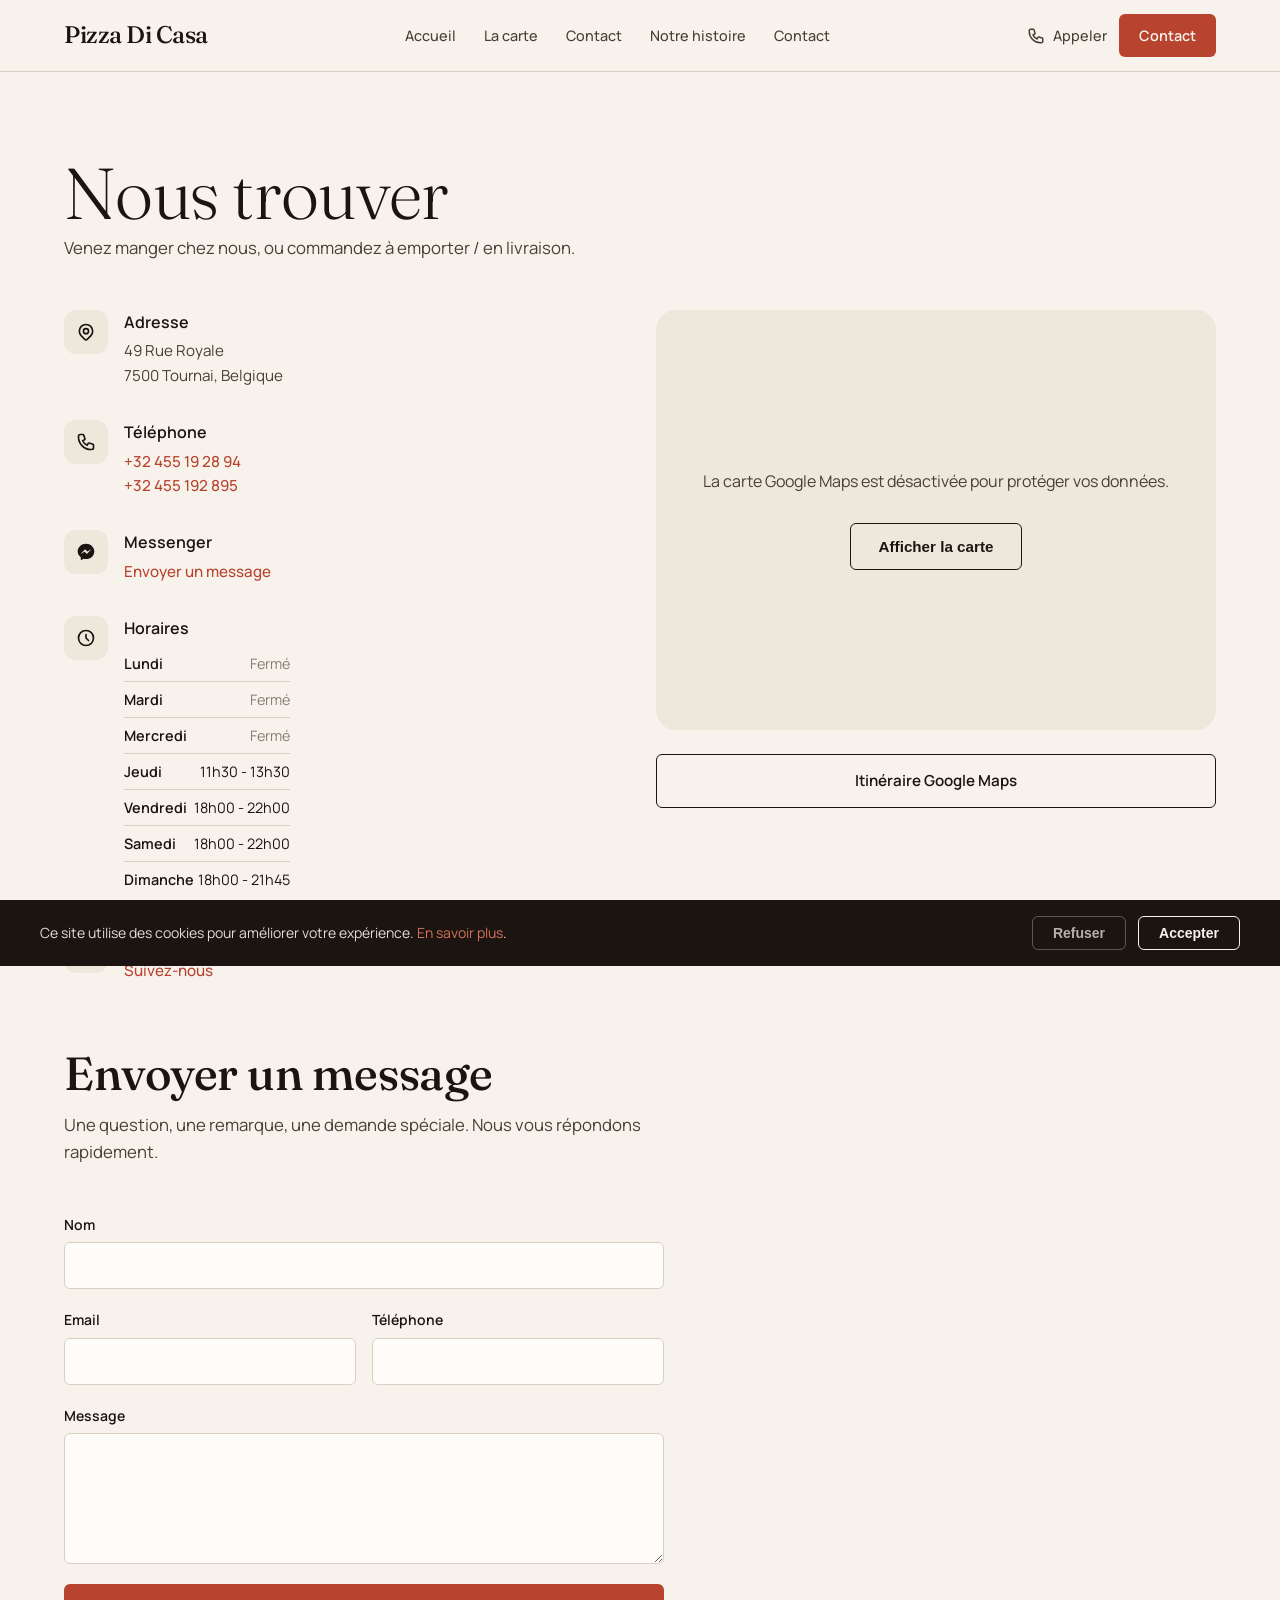
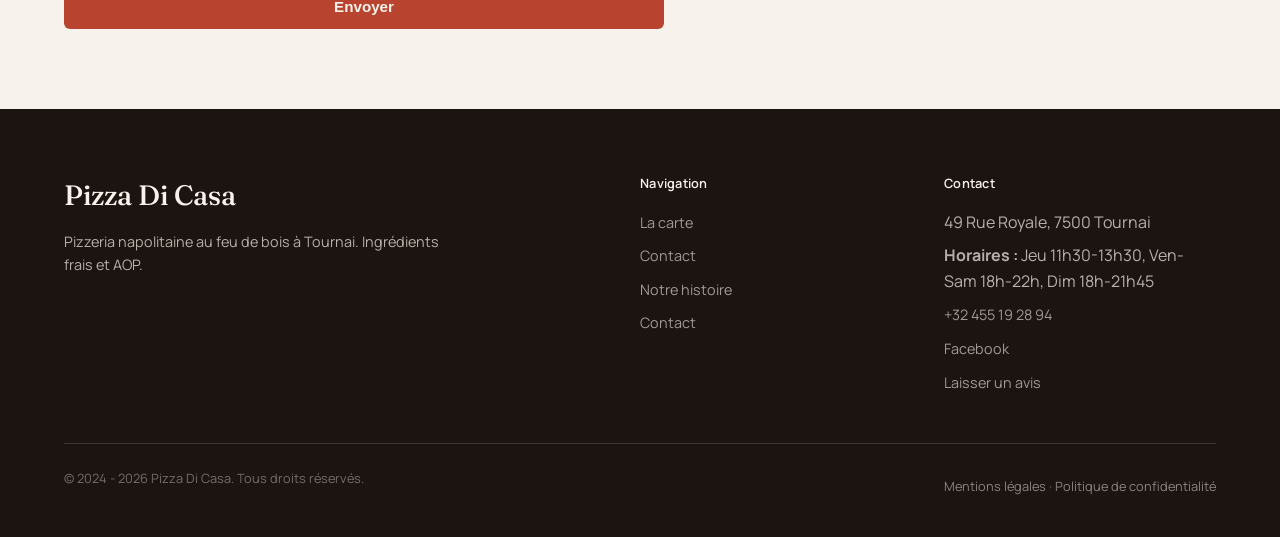
<file: contact.html>
<!DOCTYPE html>
<html lang="fr">
<head>
  <meta charset="UTF-8" />
  <meta name="viewport" content="width=device-width, initial-scale=1.0" />
  <title>Contact, Pizza Di Casa, Tournai | Adresse, horaires, téléphone</title>
  <meta name="description" content="Contactez Pizza Di Casa à Tournai : 49 Rue Royale, 7500 Tournai. Téléphone +32 455 19 28 94, horaires, carte Google Maps, Messenger." />
  <meta name="robots" content="index, follow" />
  <meta name="theme-color" content="#c45a3c" />
  <link rel="canonical" href="https://www.pizzadicasa.be/contact.html" />
  <link rel="alternate" hreflang="fr-BE" href="https://www.pizzadicasa.be/contact.html" />
  <link rel="alternate" hreflang="x-default" href="https://www.pizzadicasa.be/contact.html" />

  <meta property="og:type" content="website" />
  <meta property="og:site_name" content="Pizza Di Casa" />
  <meta property="og:title" content="Contact, Pizza Di Casa, Tournai" />
  <meta property="og:description" content="Adresse, téléphone, horaires et carte de Pizza Di Casa à Tournai." />
  <meta property="og:url" content="https://www.pizzadicasa.be/contact.html" />
  <meta property="og:image" content="https://www.pizzadicasa.be/images/hero.jpg" />
  <meta property="og:locale" content="fr_BE" />

  <meta name="twitter:card" content="summary_large_image" />
  <meta name="twitter:title" content="Contact, Pizza Di Casa, Tournai" />
  <meta name="twitter:description" content="Adresse, téléphone, horaires et carte." />
  <meta name="twitter:image" content="https://www.pizzadicasa.be/images/hero.jpg" />

  <link rel="icon" href="data:image/svg+xml,<svg xmlns='http://www.w3.org/2000/svg' viewBox='0 0 100 100'><text y='.9em' font-size='90'>🍕</text></svg>" />
  <link rel="stylesheet" href="styles.css" />

  <script type="application/ld+json">
  {
    "@context": "https://schema.org",
    "@type": "ContactPage",
    "name": "Contact, Pizza Di Casa",
    "url": "https://www.pizzadicasa.be/contact.html",
    "mainEntity": {"@id": "https://www.pizzadicasa.be/#restaurant"}
  }
  </script>
  <script type="application/ld+json">
  {
    "@context": "https://schema.org",
    "@type": "BreadcrumbList",
    "itemListElement": [
      {"@type": "ListItem", "position": 1, "name": "Accueil", "item": "https://www.pizzadicasa.be/"},
      {"@type": "ListItem", "position": 2, "name": "Contact", "item": "https://www.pizzadicasa.be/contact.html"}
    ]
  }
  </script>
</head>
<body>

<a href="#main-content" class="skip-link">Aller au contenu principal</a>

<nav class="nav" aria-label="Navigation principale">
  <div class="nav-inner">
    <a href="index.html" class="nav-brand">Pizza Di Casa</a>
    <ul class="nav-links">
      <li><a href="index.html">Accueil</a></li>
      <li><a href="menu.html">La carte</a></li>
      <li><a href="contact.html">Contact</a></li>
      <li><a href="histoire.html">Notre histoire</a></li>
      <li><a href="contact.html">Contact</a></li>
    </ul>
    <div class="nav-actions">
      <a href="tel:+32455192894" class="nav-phone">
        <svg width="18" height="18" fill="none" stroke="currentColor" viewBox="0 0 24 24" aria-hidden="true"><path stroke-linecap="round" stroke-linejoin="round" stroke-width="2" d="M3 5a2 2 0 012-2h3.28a1 1 0 01.948.684l1.498 4.493a1 1 0 01-.502 1.21l-2.257 1.13a11.042 11.042 0 005.516 5.516l1.13-2.257a1 1 0 011.21-.502l4.493 1.498a1 1 0 01.684.949V19a2 2 0 01-2 2h-1C9.716 21 3 14.284 3 6V5z"/></svg>
        <span>Appeler</span>
      </a>
      <a href="contact.html" class="nav-cta">Contact</a>
    </div>
    <button class="nav-toggle" onclick="toggleMenu()" aria-label="Ouvrir le menu">
      <svg width="24" height="24" fill="none" stroke="currentColor" viewBox="0 0 24 24"><path stroke-linecap="round" stroke-linejoin="round" stroke-width="2" d="M4 6h16M4 12h16M4 18h16"/></svg>
    </button>
  </div>
</nav>

<div class="mobile-menu" id="mobile-menu">
  <a href="index.html" onclick="toggleMenu()">Accueil</a>
  <a href="menu.html" onclick="toggleMenu()">La carte</a>
  <a href="contact.html" onclick="toggleMenu()">Contact</a>
  <a href="histoire.html" onclick="toggleMenu()">Notre histoire</a>
  <a href="contact.html" onclick="toggleMenu()">Contact</a>
  <a href="tel:+32455192894" onclick="toggleMenu()">Appeler</a>
</div>

<main id="main-content">

<section class="section" id="carte">
  <div class="container">
    <div class="section-head reveal">
      <h1>Nous trouver</h1>
      <p>Venez manger chez nous, ou commandez à emporter / en livraison.</p>
    </div>

    <div class="contact-grid">
      <div class="contact-info reveal">
        <div class="contact-item">
          <div class="contact-icon">
            <svg width="20" height="20" fill="none" stroke="currentColor" viewBox="0 0 24 24" aria-hidden="true"><path stroke-linecap="round" stroke-linejoin="round" stroke-width="2" d="M17.657 16.657L13.414 20.9a1.998 1.998 0 01-2.827 0l-4.244-4.243a8 8 0 1111.314 0z"/><path stroke-linecap="round" stroke-linejoin="round" stroke-width="2" d="M15 11a3 3 0 11-6 0 3 3 0 016 0z"/></svg>
          </div>
          <div>
            <p class="contact-label">Adresse</p>
            <p>49 Rue Royale<br />7500 Tournai, Belgique</p>
          </div>
        </div>
        <div class="contact-item">
          <div class="contact-icon">
            <svg width="20" height="20" fill="none" stroke="currentColor" viewBox="0 0 24 24" aria-hidden="true"><path stroke-linecap="round" stroke-linejoin="round" stroke-width="2" d="M3 5a2 2 0 012-2h3.28a1 1 0 01.948.684l1.498 4.493a1 1 0 01-.502 1.21l-2.257 1.13a11.042 11.042 0 005.516 5.516l1.13-2.257a1 1 0 011.21-.502l4.493 1.498a1 1 0 01.684.949V19a2 2 0 01-2 2h-1C9.716 21 3 14.284 3 6V5z"/></svg>
          </div>
          <div>
            <p class="contact-label">Téléphone</p>
            <p><a href="tel:+32455192894">+32 455 19 28 94</a></p>
            <p><a href="tel:+32455192895">+32 455 192 895</a></p>
          </div>
        </div>
        <div class="contact-item">
          <div class="contact-icon">
            <svg width="20" height="20" fill="currentColor" viewBox="0 0 24 24" aria-hidden="true"><path d="M12 2C6.477 2 2 6.145 2 11.243c0 2.91 1.463 5.506 3.758 7.18V22l3.435-1.886c.899.249 1.843.386 2.807.386 5.523 0 10-4.145 10-9.243S17.523 2 12 2zm1.006 12.467l-2.55-2.724-4.977 2.724 5.474-5.82 2.613 2.724 4.914-2.724-5.474 5.82z"/></svg>
          </div>
          <div>
            <p class="contact-label">Messenger</p>
            <p><a href="https://m.me/61557667090326" target="_blank" rel="noopener">Envoyer un message</a></p>
          </div>
        </div>
        <div class="contact-item">
          <div class="contact-icon">
            <svg width="20" height="20" fill="none" stroke="currentColor" viewBox="0 0 24 24" aria-hidden="true"><path stroke-linecap="round" stroke-linejoin="round" stroke-width="2" d="M12 8v4l3 3m6-3a9 9 0 11-18 0 9 9 0 0118 0z"/></svg>
          </div>
          <div>
            <p class="contact-label">Horaires</p>
            <table style="width:100%; border-collapse:collapse; font-size:0.9rem">
              <tr style="border-bottom:1px solid var(--color-border)"><td style="padding:0.375rem 0; font-weight:600">Lundi</td><td style="padding:0.375rem 0; text-align:right; color:var(--color-ink-muted)">Fermé</td></tr>
              <tr style="border-bottom:1px solid var(--color-border)"><td style="padding:0.375rem 0; font-weight:600">Mardi</td><td style="padding:0.375rem 0; text-align:right; color:var(--color-ink-muted)">Fermé</td></tr>
              <tr style="border-bottom:1px solid var(--color-border)"><td style="padding:0.375rem 0; font-weight:600">Mercredi</td><td style="padding:0.375rem 0; text-align:right; color:var(--color-ink-muted)">Fermé</td></tr>
              <tr style="border-bottom:1px solid var(--color-border)"><td style="padding:0.375rem 0; font-weight:600">Jeudi</td><td style="padding:0.375rem 0; text-align:right">11h30 - 13h30</td></tr>
              <tr style="border-bottom:1px solid var(--color-border)"><td style="padding:0.375rem 0; font-weight:600">Vendredi</td><td style="padding:0.375rem 0; text-align:right">18h00 - 22h00</td></tr>
              <tr style="border-bottom:1px solid var(--color-border)"><td style="padding:0.375rem 0; font-weight:600">Samedi</td><td style="padding:0.375rem 0; text-align:right">18h00 - 22h00</td></tr>
              <tr><td style="padding:0.375rem 0; font-weight:600">Dimanche</td><td style="padding:0.375rem 0; text-align:right">18h00 - 21h45</td></tr>
            </table>
          </div>
        </div>
        <div class="contact-item">
          <div class="contact-icon">
            <svg width="20" height="20" fill="currentColor" viewBox="0 0 24 24" aria-hidden="true"><path d="M22 12c0-5.523-4.477-10-10-10S2 6.477 2 12c0 4.991 3.657 9.128 8.438 9.878v-6.987h-2.54V12h2.54V9.797c0-2.506 1.492-3.89 3.777-3.89 1.094 0 2.238.195 2.238.195v2.46h-1.26c-1.243 0-1.63.771-1.63 1.562V12h2.773l-.443 2.89h-2.33v6.988C18.343 21.128 22 16.991 22 12z"/></svg>
          </div>
          <div>
            <p class="contact-label">Facebook</p>
            <p><a href="https://facebook.com/profile.php?id=61557667090326" target="_blank" rel="noopener">Suivez-nous</a></p>
          </div>
        </div>
      </div>
      <div class="reveal">
        <div class="map-container" id="carte-map" data-map-src="https://www.google.com/maps?q=49+Rue+Royale,+7500+Tournai,+Belgique&output=embed" style="margin-bottom:1.5rem">
          <div class="map-placeholder" style="display:flex; flex-direction:column; align-items:center; justify-content:center; gap:0.75rem; min-height:100%; color:var(--color-ink-soft); text-align:center; padding:1rem">
            <p>La carte Google Maps est désactivée pour protéger vos données.</p>
            <button class="btn btn-secondary" onclick="loadMap(this)">Afficher la carte</button>
          </div>
        </div>
        <a href="https://www.google.com/maps/search/?api=1&query=49+Rue+Royale,+7500+Tournai,+Belgique" target="_blank" rel="noopener" class="btn btn-secondary" style="width:100%; justify-content:center">Itinéraire Google Maps</a>
      </div>
    </div>

    <!-- Contact form -->
    <div class="section-head reveal" style="margin-top:4rem">
      <h2>Envoyer un message</h2>
      <p>Une question, une remarque, une demande spéciale. Nous vous répondons rapidement.</p>
    </div>
    <div style="max-width:600px" class="reveal">
      <form class="form" action="https://formsubmit.co/info@pizzadicasa.be" method="POST" onsubmit="handleFormSubmit(event)">
        <input type="hidden" name="_subject" value="Message depuis le site - Pizza Di Casa" />
        <input type="hidden" name="_captcha" value="false" />
        <input type="text" name="_honey" style="display:none" tabindex="-1" autocomplete="off" />
        <div class="form-group">
          <label class="form-label" for="c-name">Nom</label>
          <input class="form-input" type="text" id="c-name" name="nom" required />
        </div>
        <div class="form-row">
          <div class="form-group">
            <label class="form-label" for="c-email">Email</label>
            <input class="form-input" type="email" id="c-email" name="email" required />
          </div>
          <div class="form-group">
            <label class="form-label" for="c-phone">Téléphone</label>
            <input class="form-input" type="tel" id="c-phone" name="telephone" />
          </div>
        </div>
        <div class="form-group">
          <label class="form-label" for="c-msg">Message</label>
          <textarea class="form-textarea" id="c-msg" name="message" rows="5" required></textarea>
        </div>
        <button type="submit" class="btn btn-primary" style="width:100%">Envoyer</button>
      </form>
    </div>
  </div>
</section>

</main>

<footer class="footer">
  <div class="container">
    <div class="footer-grid">
      <div>
        <div class="footer-brand">Pizza Di Casa</div>
        <p class="footer-desc">Pizzeria napolitaine au feu de bois à Tournai. Ingrédients frais et AOP.</p>
      </div>
      <div>
        <p class="footer-heading">Navigation</p>
        <ul class="footer-links">
          <li><a href="menu.html">La carte</a></li>
          <li><a href="contact.html">Contact</a></li>
          <li><a href="histoire.html">Notre histoire</a></li>
              <li><a href="contact.html">Contact</a></li>
        </ul>
      </div>
      <div>
        <p class="footer-heading">Contact</p>
        <ul class="footer-links">
          <li>49 Rue Royale, 7500 Tournai</li>
          <li><strong>Horaires :</strong> Jeu 11h30-13h30, Ven-Sam 18h-22h, Dim 18h-21h45</li>
          <li><a href="tel:+32455192894">+32 455 19 28 94</a></li>
          <li><a href="https://facebook.com/profile.php?id=61557667090326" target="_blank" rel="noopener">Facebook</a></li>
          <li><a href="avis.html">Laisser un avis</a></li>
        </ul>
      </div>
    </div>
    <div class="footer-bottom">
      <p>&copy; 2024 - 2026 Pizza Di Casa. Tous droits réservés.</p>
      <div>
        <a href="mentions-legales.html">Mentions légales</a> · <a href="politique-confidentialite.html">Politique de confidentialité</a>
      </div>
    </div>
  </div>
</footer>

<div class="cookie-banner" id="cookie-banner">
  <div class="cookie-banner-inner">
    <p>Ce site utilise des cookies pour améliorer votre expérience. <a href="politique-confidentialite.html">En savoir plus</a>.</p>
    <div class="cookie-actions">
      <button class="cookie-btn cookie-btn-decline" onclick="declineCookies()">Refuser</button>
      <button class="cookie-btn cookie-btn-accept" onclick="acceptCookies()">Accepter</button>
    </div>
  </div>
</div>

<script src="script.js"></script>
</body>
</html>
</file>
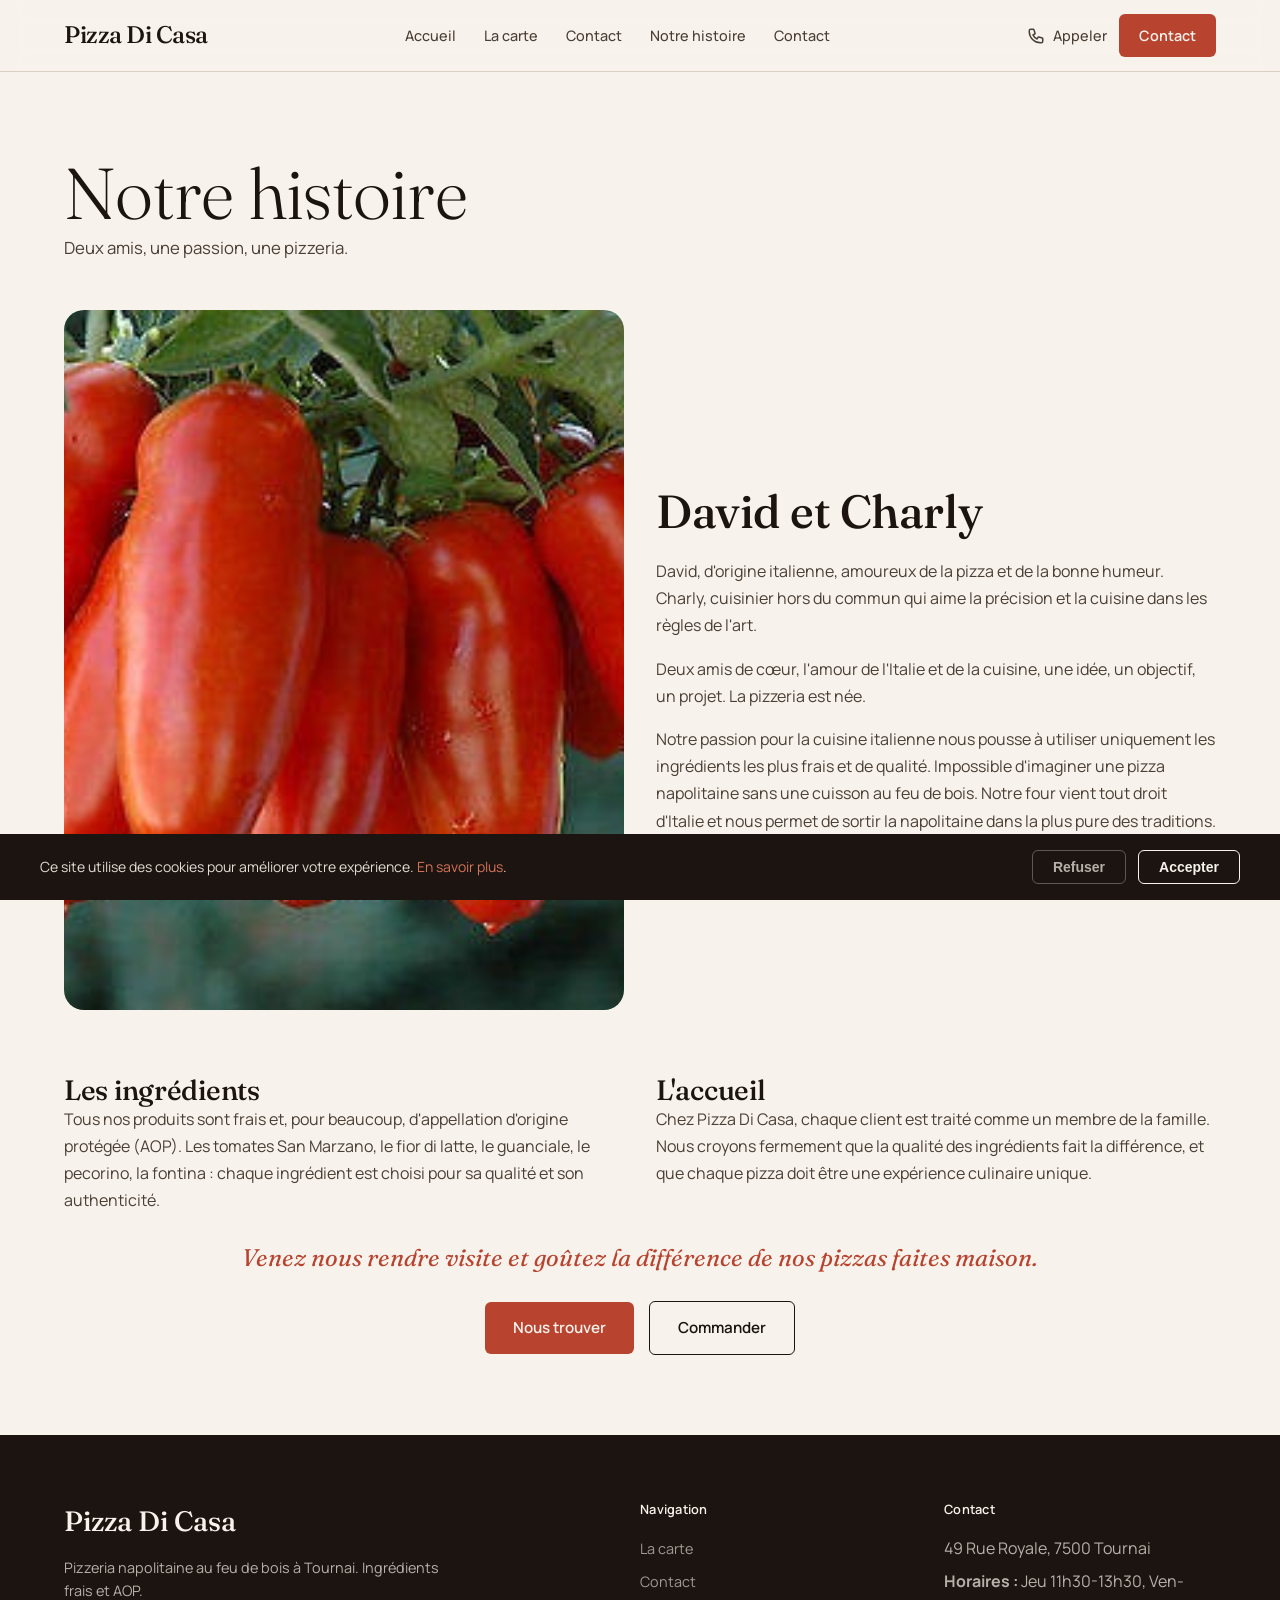
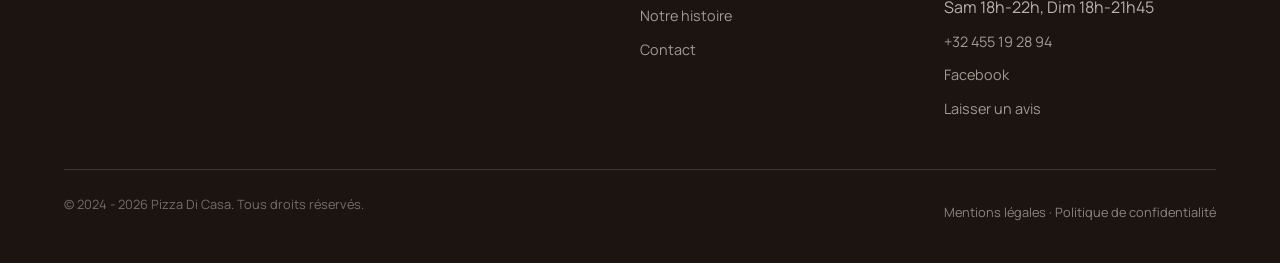
<file: histoire.html>
<!DOCTYPE html>
<html lang="fr">
<head>
  <meta charset="UTF-8" />
  <meta name="viewport" content="width=device-width, initial-scale=1.0" />
  <title>Notre histoire, Pizza Di Casa, pizzeria napolitaine à Tournai</title>
  <meta name="description" content="L'histoire de Pizza Di Casa : David et Charly, deux amis passionnés de cuisine italienne, et leur pizzeria napolitaine au feu de bois à Tournai." />
  <meta name="robots" content="index, follow" />
  <meta name="theme-color" content="#c45a3c" />
  <link rel="canonical" href="https://www.pizzadicasa.be/histoire.html" />
  <link rel="alternate" hreflang="fr-BE" href="https://www.pizzadicasa.be/histoire.html" />
  <link rel="alternate" hreflang="x-default" href="https://www.pizzadicasa.be/histoire.html" />

  <meta property="og:type" content="website" />
  <meta property="og:site_name" content="Pizza Di Casa" />
  <meta property="og:title" content="Notre histoire, Pizza Di Casa" />
  <meta property="og:description" content="David et Charly, deux amis passionnés de cuisine italienne, et leur pizzeria napolitaine au feu de bois à Tournai." />
  <meta property="og:url" content="https://www.pizzadicasa.be/histoire.html" />
  <meta property="og:image" content="https://www.pizzadicasa.be/images/tomates.jpg" />
  <meta property="og:locale" content="fr_BE" />

  <meta name="twitter:card" content="summary_large_image" />
  <meta name="twitter:title" content="Notre histoire, Pizza Di Casa" />
  <meta name="twitter:description" content="David et Charly, et leur pizzeria napolitaine au feu de bois à Tournai." />
  <meta name="twitter:image" content="https://www.pizzadicasa.be/images/tomates.jpg" />

  <link rel="icon" href="data:image/svg+xml,<svg xmlns='http://www.w3.org/2000/svg' viewBox='0 0 100 100'><text y='.9em' font-size='90'>🍕</text></svg>" />
  <link rel="stylesheet" href="styles.css" />

  <script type="application/ld+json">
  {
    "@context": "https://schema.org",
    "@type": "BreadcrumbList",
    "itemListElement": [
      {"@type": "ListItem", "position": 1, "name": "Accueil", "item": "https://www.pizzadicasa.be/"},
      {"@type": "ListItem", "position": 2, "name": "Notre histoire", "item": "https://www.pizzadicasa.be/histoire.html"}
    ]
  }
  </script>
</head>
<body>

<a href="#main-content" class="skip-link">Aller au contenu principal</a>

<nav class="nav" aria-label="Navigation principale">
  <div class="nav-inner">
    <a href="index.html" class="nav-brand">Pizza Di Casa</a>
    <ul class="nav-links">
      <li><a href="index.html">Accueil</a></li>
      <li><a href="menu.html">La carte</a></li>
      <li><a href="contact.html">Contact</a></li>
      <li><a href="histoire.html">Notre histoire</a></li>
      <li><a href="contact.html">Contact</a></li>
    </ul>
    <div class="nav-actions">
      <a href="tel:+32455192894" class="nav-phone">
        <svg width="18" height="18" fill="none" stroke="currentColor" viewBox="0 0 24 24" aria-hidden="true"><path stroke-linecap="round" stroke-linejoin="round" stroke-width="2" d="M3 5a2 2 0 012-2h3.28a1 1 0 01.948.684l1.498 4.493a1 1 0 01-.502 1.21l-2.257 1.13a11.042 11.042 0 005.516 5.516l1.13-2.257a1 1 0 011.21-.502l4.493 1.498a1 1 0 01.684.949V19a2 2 0 01-2 2h-1C9.716 21 3 14.284 3 6V5z"/></svg>
        <span>Appeler</span>
      </a>
      <a href="contact.html" class="nav-cta">Contact</a>
    </div>
    <button class="nav-toggle" onclick="toggleMenu()" aria-label="Ouvrir le menu">
      <svg width="24" height="24" fill="none" stroke="currentColor" viewBox="0 0 24 24"><path stroke-linecap="round" stroke-linejoin="round" stroke-width="2" d="M4 6h16M4 12h16M4 18h16"/></svg>
    </button>
  </div>
</nav>

<div class="mobile-menu" id="mobile-menu">
  <a href="index.html" onclick="toggleMenu()">Accueil</a>
  <a href="menu.html" onclick="toggleMenu()">La carte</a>
  <a href="contact.html" onclick="toggleMenu()">Contact</a>
  <a href="histoire.html" onclick="toggleMenu()">Notre histoire</a>
  <a href="contact.html" onclick="toggleMenu()">Contact</a>
  <a href="tel:+32455192894" onclick="toggleMenu()">Appeler</a>
</div>

<main id="main-content">

<section class="section">
  <div class="container">
    <div class="section-head reveal">
      <h1>Notre histoire</h1>
      <p>Deux amis, une passion, une pizzeria.</p>
    </div>

    <div class="story-grid">
      <div class="story-image reveal">
        <img src="images/tomates.jpg" alt="Tomates San Marzano, la base de nos pizzas" loading="eager" fetchpriority="high" />
      </div>
      <div class="story-text reveal">
        <h2>David et Charly</h2>
        <p>David, d'origine italienne, amoureux de la pizza et de la bonne humeur. Charly, cuisinier hors du commun qui aime la précision et la cuisine dans les règles de l'art.</p>
        <p>Deux amis de cœur, l'amour de l'Italie et de la cuisine, une idée, un objectif, un projet. La pizzeria est née.</p>
        <p>Notre passion pour la cuisine italienne nous pousse à utiliser uniquement les ingrédients les plus frais et de qualité. Impossible d'imaginer une pizza napolitaine sans une cuisson au feu de bois. Notre four vient tout droit d'Italie et nous permet de sortir la napolitaine dans la plus pure des traditions.</p>
      </div>
    </div>

    <div class="grid-2 reveal" style="margin-top:4rem; align-items:start">
      <div>
        <h3>Les ingrédients</h3>
        <p style="color:var(--color-ink-soft); line-height:1.7">Tous nos produits sont frais et, pour beaucoup, d'appellation d'origine protégée (AOP). Les tomates San Marzano, le fior di latte, le guanciale, le pecorino, la fontina : chaque ingrédient est choisi pour sa qualité et son authenticité.</p>
      </div>
      <div>
        <h3>L'accueil</h3>
        <p style="color:var(--color-ink-soft); line-height:1.7">Chez Pizza Di Casa, chaque client est traité comme un membre de la famille. Nous croyons fermement que la qualité des ingrédients fait la différence, et que chaque pizza doit être une expérience culinaire unique.</p>
      </div>
    </div>

    <div class="text-center mt-3 reveal">
      <p style="font-family:var(--font-serif); font-size:1.5rem; color:var(--color-accent); font-style:italic">Venez nous rendre visite et goûtez la différence de nos pizzas faites maison.</p>
      <div style="margin-top:1.5rem">
        <a href="contact.html" class="btn btn-primary">Nous trouver</a>
        <a href="tel:+32455192894" class="btn btn-secondary" style="margin-left:0.75rem">Commander</a>
      </div>
    </div>
  </div>
</section>

</main>

<footer class="footer">
  <div class="container">
    <div class="footer-grid">
      <div>
        <div class="footer-brand">Pizza Di Casa</div>
        <p class="footer-desc">Pizzeria napolitaine au feu de bois à Tournai. Ingrédients frais et AOP.</p>
      </div>
      <div>
        <p class="footer-heading">Navigation</p>
        <ul class="footer-links">
          <li><a href="menu.html">La carte</a></li>
          <li><a href="contact.html">Contact</a></li>
          <li><a href="histoire.html">Notre histoire</a></li>
              <li><a href="contact.html">Contact</a></li>
        </ul>
      </div>
      <div>
        <p class="footer-heading">Contact</p>
        <ul class="footer-links">
          <li>49 Rue Royale, 7500 Tournai</li>
          <li><strong>Horaires :</strong> Jeu 11h30-13h30, Ven-Sam 18h-22h, Dim 18h-21h45</li>
          <li><a href="tel:+32455192894">+32 455 19 28 94</a></li>
          <li><a href="https://facebook.com/profile.php?id=61557667090326" target="_blank" rel="noopener">Facebook</a></li>
          <li><a href="avis.html">Laisser un avis</a></li>
        </ul>
      </div>
    </div>
    <div class="footer-bottom">
      <p>&copy; 2024 - 2026 Pizza Di Casa. Tous droits réservés.</p>
      <div>
        <a href="mentions-legales.html">Mentions légales</a> · <a href="politique-confidentialite.html">Politique de confidentialité</a>
      </div>
    </div>
  </div>
</footer>

<div class="cookie-banner" id="cookie-banner">
  <div class="cookie-banner-inner">
    <p>Ce site utilise des cookies pour améliorer votre expérience. <a href="politique-confidentialite.html">En savoir plus</a>.</p>
    <div class="cookie-actions">
      <button class="cookie-btn cookie-btn-decline" onclick="declineCookies()">Refuser</button>
      <button class="cookie-btn cookie-btn-accept" onclick="acceptCookies()">Accepter</button>
    </div>
  </div>
</div>

<script src="script.js"></script>
</body>
</html>
</file>
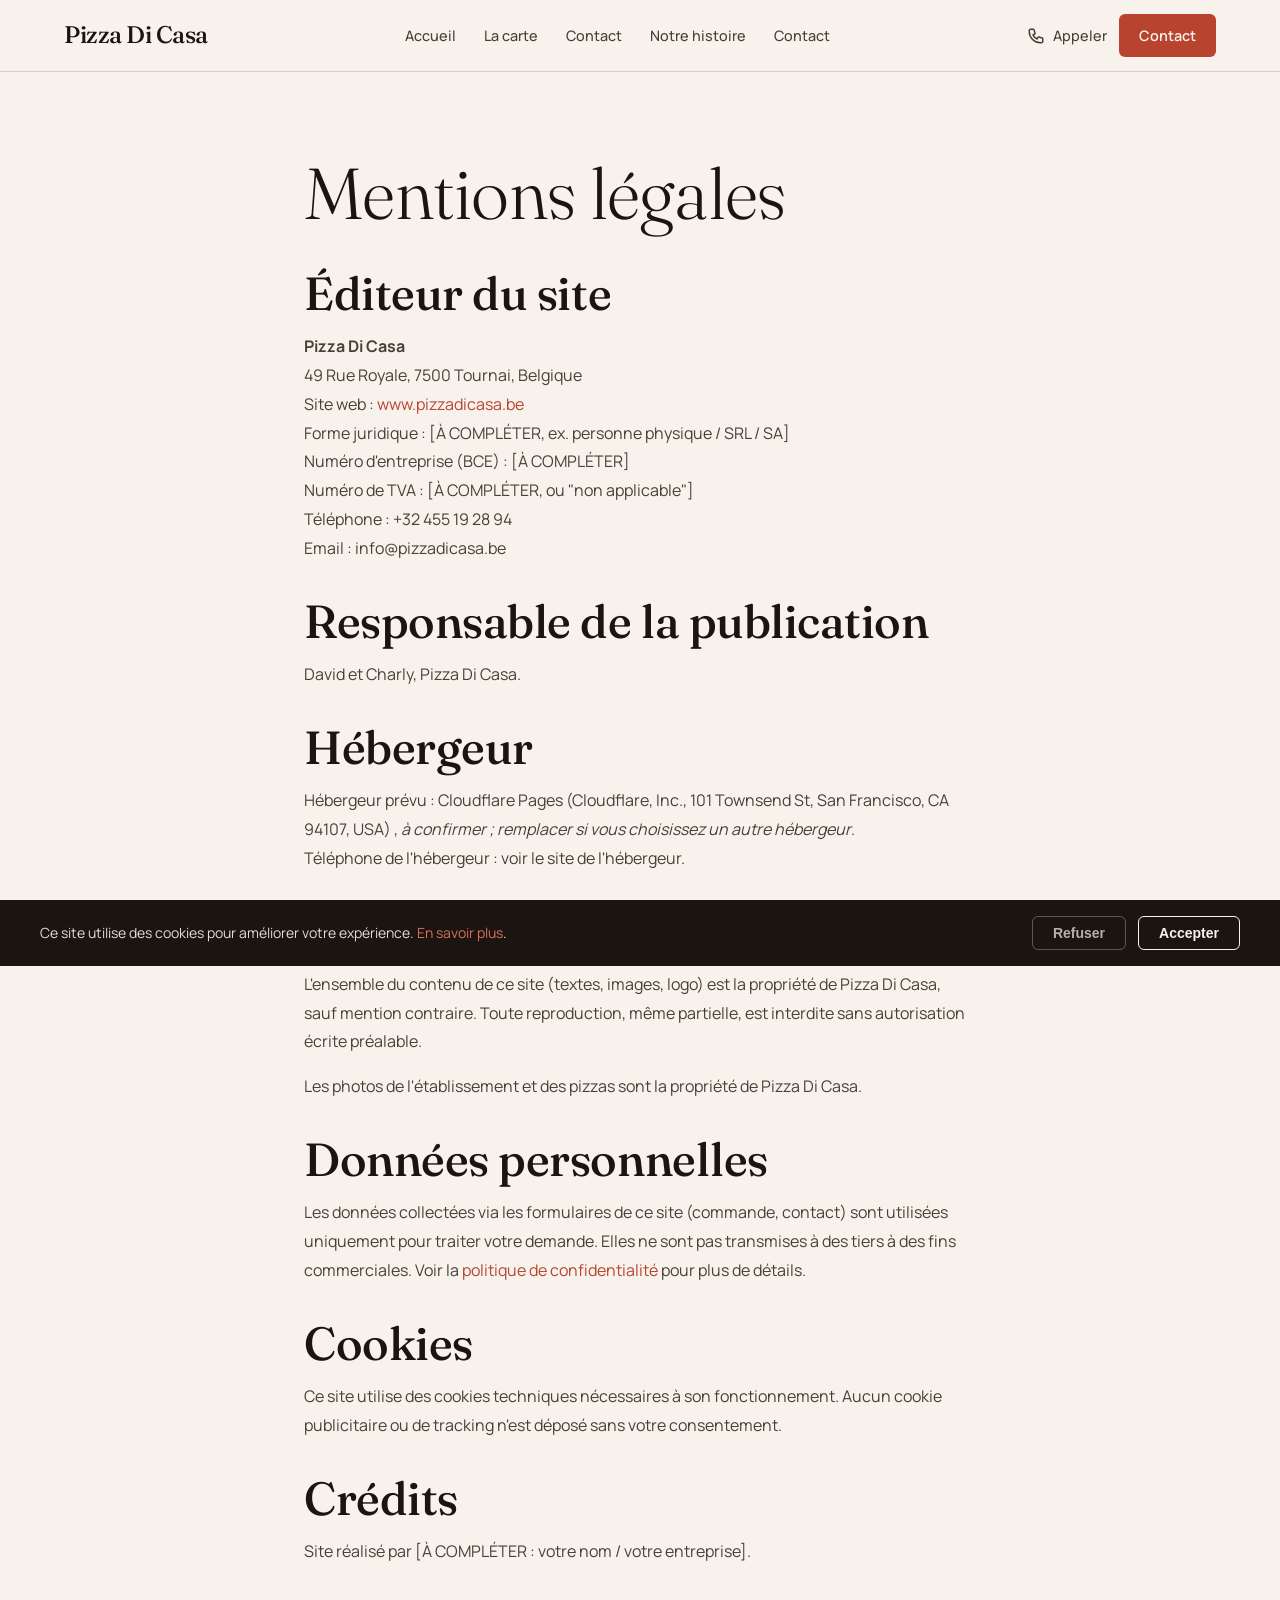
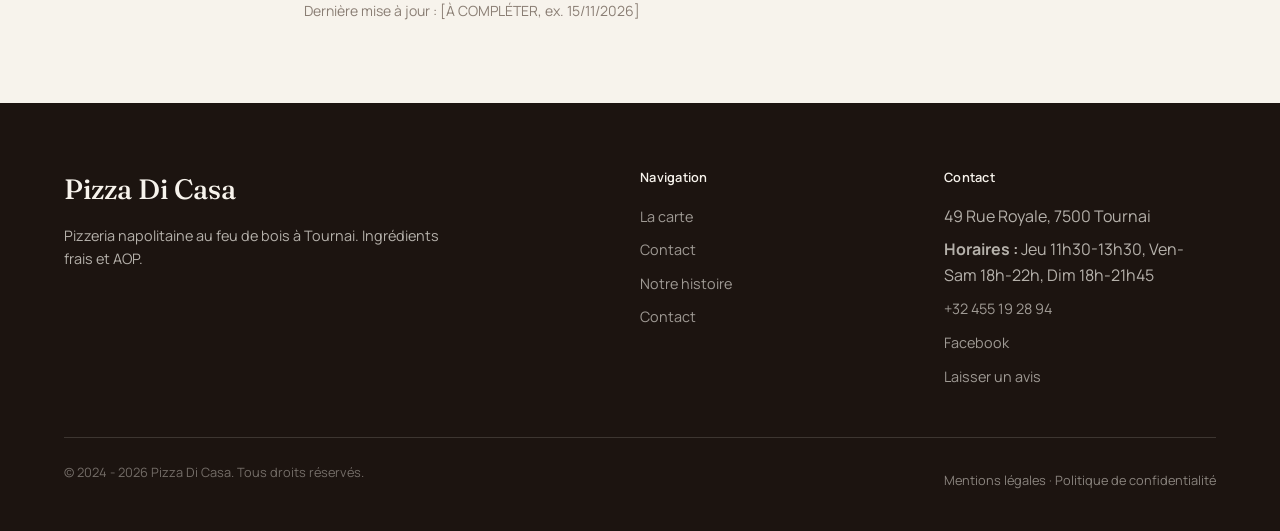
<file: mentions-legales.html>
<!DOCTYPE html>
<html lang="fr">
<head>
  <meta charset="UTF-8" />
  <meta name="viewport" content="width=device-width, initial-scale=1.0" />
  <title>Mentions légales, Pizza Di Casa</title>
  <meta name="description" content="Mentions légales du site Pizza Di Casa, pizzeria à Tournai." />
  <link rel="icon" href="data:image/svg+xml,<svg xmlns='http://www.w3.org/2000/svg' viewBox='0 0 100 100'><text y='.9em' font-size='90'>🍕</text></svg>" />
  <link rel="stylesheet" href="styles.css" />
</head>
<body>

<a href="#main-content" class="skip-link">Aller au contenu principal</a>

<nav class="nav" aria-label="Navigation principale">
  <div class="nav-inner">
    <a href="index.html" class="nav-brand">Pizza Di Casa</a>
    <ul class="nav-links">
      <li><a href="index.html">Accueil</a></li>
      <li><a href="menu.html">La carte</a></li>
      <li><a href="contact.html">Contact</a></li>
      <li><a href="histoire.html">Notre histoire</a></li>
      <li><a href="contact.html">Contact</a></li>
    </ul>
    <div class="nav-actions">
      <a href="tel:+32455192894" class="nav-phone">
        <svg width="18" height="18" fill="none" stroke="currentColor" viewBox="0 0 24 24" aria-hidden="true"><path stroke-linecap="round" stroke-linejoin="round" stroke-width="2" d="M3 5a2 2 0 012-2h3.28a1 1 0 01.948.684l1.498 4.493a1 1 0 01-.502 1.21l-2.257 1.13a11.042 11.042 0 005.516 5.516l1.13-2.257a1 1 0 011.21-.502l4.493 1.498a1 1 0 01.684.949V19a2 2 0 01-2 2h-1C9.716 21 3 14.284 3 6V5z"/></svg>
        <span>Appeler</span>
      </a>
      <a href="contact.html" class="nav-cta">Contact</a>
    </div>
    <button class="nav-toggle" onclick="toggleMenu()" aria-label="Ouvrir le menu">
      <svg width="24" height="24" fill="none" stroke="currentColor" viewBox="0 0 24 24"><path stroke-linecap="round" stroke-linejoin="round" stroke-width="2" d="M4 6h16M4 12h16M4 18h16"/></svg>
    </button>
  </div>
</nav>

<div class="mobile-menu" id="mobile-menu">
  <a href="index.html" onclick="toggleMenu()">Accueil</a>
  <a href="menu.html" onclick="toggleMenu()">La carte</a>
  <a href="contact.html" onclick="toggleMenu()">Contact</a>
  <a href="histoire.html" onclick="toggleMenu()">Notre histoire</a>
  <a href="contact.html" onclick="toggleMenu()">Contact</a>
  <a href="tel:+32455192894" onclick="toggleMenu()">Appeler</a>
</div>

<main id="main-content">

<section class="section">
  <div class="container" style="max-width:720px">
    <div class="reveal">
      <h1>Mentions légales</h1>
    </div>

    <div style="margin-top:2rem; color:var(--color-ink-soft); line-height:1.8">

      <h2 style="color:var(--color-ink); margin-top:2rem; margin-bottom:0.75rem">Éditeur du site</h2>
      <p>
        <strong>Pizza Di Casa</strong><br />
        49 Rue Royale, 7500 Tournai, Belgique<br />
        Site web : <a href="https://www.pizzadicasa.be">www.pizzadicasa.be</a><br />
        Forme juridique : [À COMPLÉTER, ex. personne physique / SRL / SA]<br />
        Numéro d'entreprise (BCE) : [À COMPLÉTER]<br />
        Numéro de TVA : [À COMPLÉTER, ou "non applicable"]<br />
        Téléphone : +32 455 19 28 94<br />
        Email : info@pizzadicasa.be
      </p>

      <h2 style="color:var(--color-ink); margin-top:2rem; margin-bottom:0.75rem">Responsable de la publication</h2>
      <p>David et Charly, Pizza Di Casa.</p>

      <h2 style="color:var(--color-ink); margin-top:2rem; margin-bottom:0.75rem">Hébergeur</h2>
      <p>
        Hébergeur prévu : Cloudflare Pages (Cloudflare, Inc., 101 Townsend St, San Francisco, CA 94107, USA) , <em>à confirmer ; remplacer si vous choisissez un autre hébergeur</em>.<br />
        Téléphone de l'hébergeur : voir le site de l'hébergeur.
      </p>

      <h2 style="color:var(--color-ink); margin-top:2rem; margin-bottom:0.75rem">Propriété intellectuelle</h2>
      <p>L'ensemble du contenu de ce site (textes, images, logo) est la propriété de Pizza Di Casa, sauf mention contraire. Toute reproduction, même partielle, est interdite sans autorisation écrite préalable.</p>
      <p>Les photos de l'établissement et des pizzas sont la propriété de Pizza Di Casa.</p>

      <h2 style="color:var(--color-ink); margin-top:2rem; margin-bottom:0.75rem">Données personnelles</h2>
      <p>Les données collectées via les formulaires de ce site (commande, contact) sont utilisées uniquement pour traiter votre demande. Elles ne sont pas transmises à des tiers à des fins commerciales. Voir la <a href="politique-confidentialite.html">politique de confidentialité</a> pour plus de détails.</p>

      <h2 style="color:var(--color-ink); margin-top:2rem; margin-bottom:0.75rem">Cookies</h2>
      <p>Ce site utilise des cookies techniques nécessaires à son fonctionnement. Aucun cookie publicitaire ou de tracking n'est déposé sans votre consentement.</p>

      <h2 style="color:var(--color-ink); margin-top:2rem; margin-bottom:0.75rem">Crédits</h2>
      <p>Site réalisé par [À COMPLÉTER : votre nom / votre entreprise].</p>

      <p style="margin-top:2rem; font-size:0.875rem; color:var(--color-ink-muted)">Dernière mise à jour : [À COMPLÉTER, ex. 15/11/2026]</p>
    </div>
  </div>
</section>

</main>

<footer class="footer">
  <div class="container">
    <div class="footer-grid">
      <div>
        <div class="footer-brand">Pizza Di Casa</div>
        <p class="footer-desc">Pizzeria napolitaine au feu de bois à Tournai. Ingrédients frais et AOP.</p>
      </div>
      <div>
        <div class="footer-heading">Navigation</div>
        <ul class="footer-links">
          <li><a href="menu.html">La carte</a></li>
          <li><a href="contact.html">Contact</a></li>
          <li><a href="histoire.html">Notre histoire</a></li>
              <li><a href="contact.html">Contact</a></li>
        </ul>
      </div>
      <div>
        <div class="footer-heading">Contact</div>
        <ul class="footer-links">
          <li>49 Rue Royale, 7500 Tournai</li>
          <li><strong>Horaires :</strong> Jeu 11h30-13h30, Ven-Sam 18h-22h, Dim 18h-21h45</li>
          <li><a href="tel:+32455192894">+32 455 19 28 94</a></li>
          <li><a href="https://facebook.com/profile.php?id=61557667090326" target="_blank" rel="noopener">Facebook</a></li>
          <li><a href="avis.html">Laisser un avis</a></li>
        </ul>
      </div>
    </div>
    <div class="footer-bottom">
      <p>&copy; 2024 - 2026 Pizza Di Casa. Tous droits réservés.</p>
      <div>
        <a href="mentions-legales.html">Mentions légales</a> · <a href="politique-confidentialite.html">Politique de confidentialité</a>
      </div>
    </div>
  </div>
</footer>

<div class="cookie-banner" id="cookie-banner">
  <div class="cookie-banner-inner">
    <p>Ce site utilise des cookies pour améliorer votre expérience. <a href="politique-confidentialite.html">En savoir plus</a>.</p>
    <div class="cookie-actions">
      <button class="cookie-btn cookie-btn-decline" onclick="declineCookies()">Refuser</button>
      <button class="cookie-btn cookie-btn-accept" onclick="acceptCookies()">Accepter</button>
    </div>
  </div>
</div>

<script src="script.js"></script>
</body>
</html>
</file>
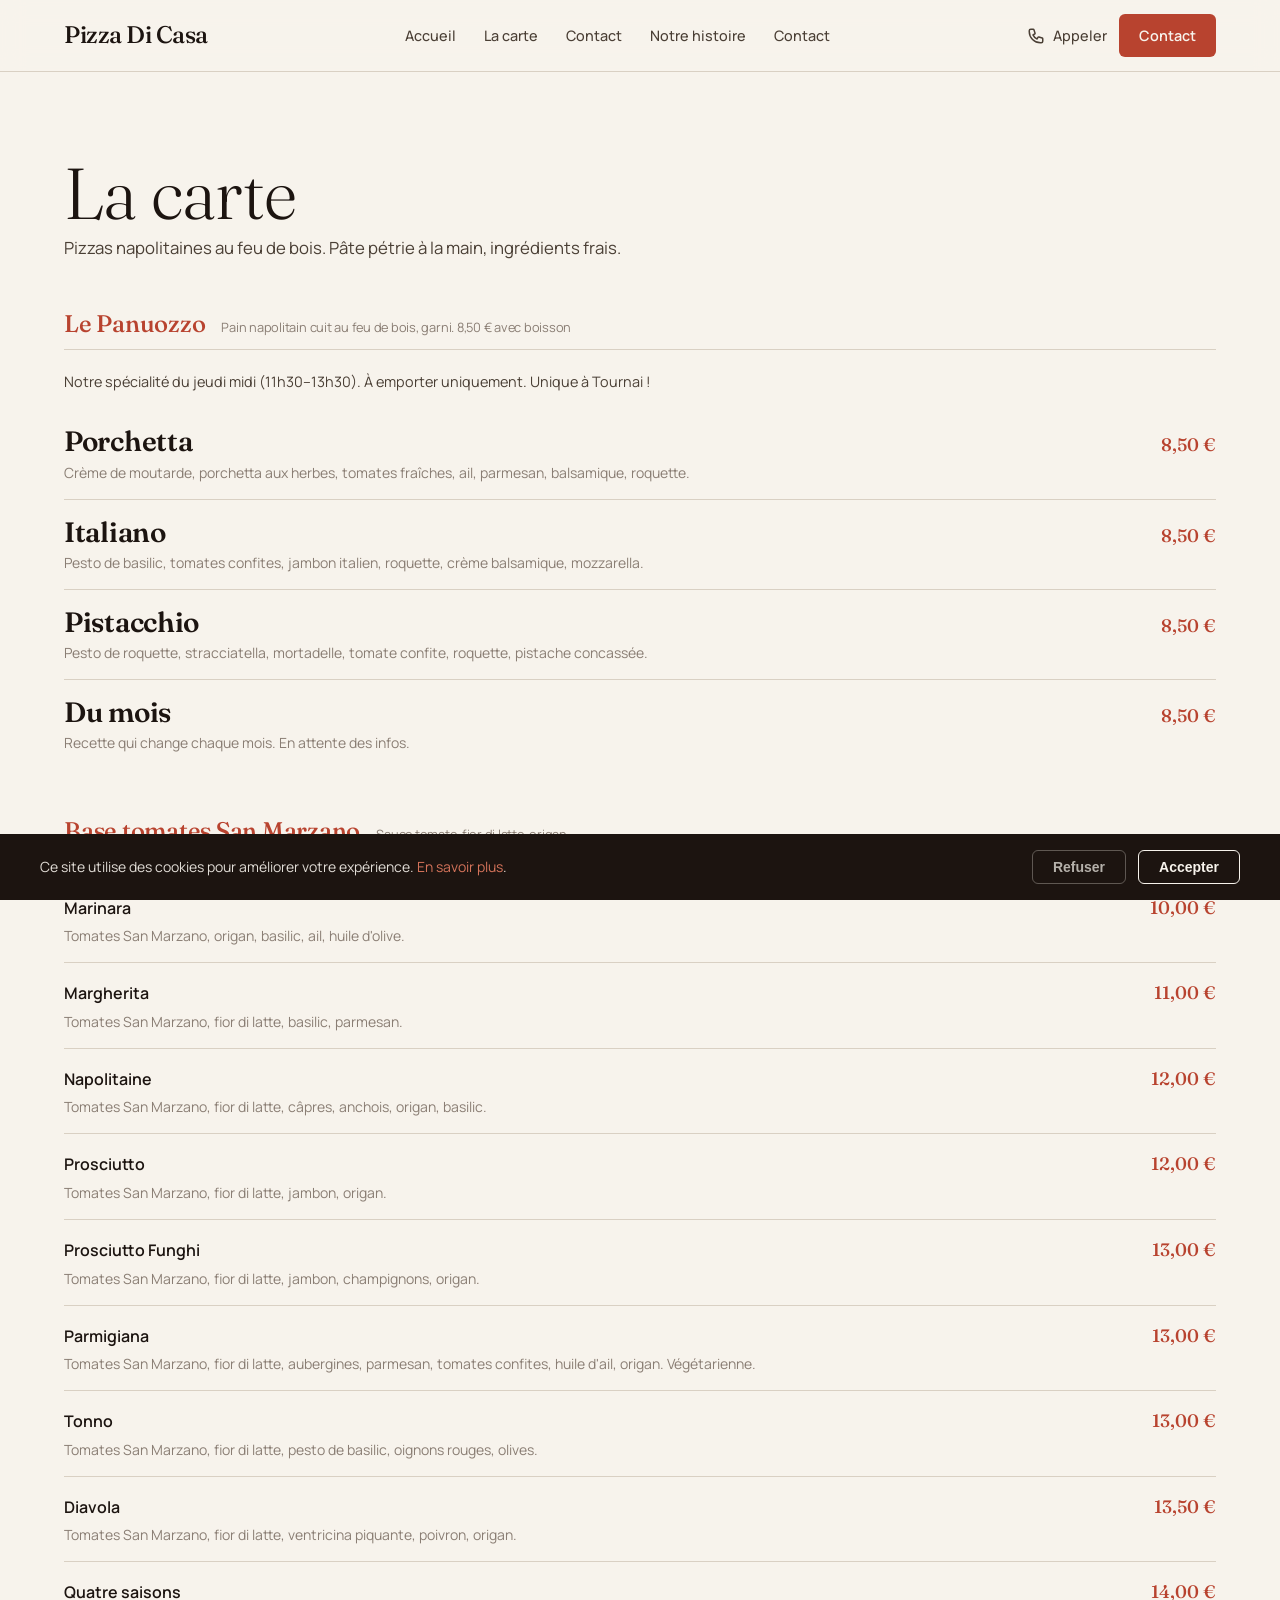
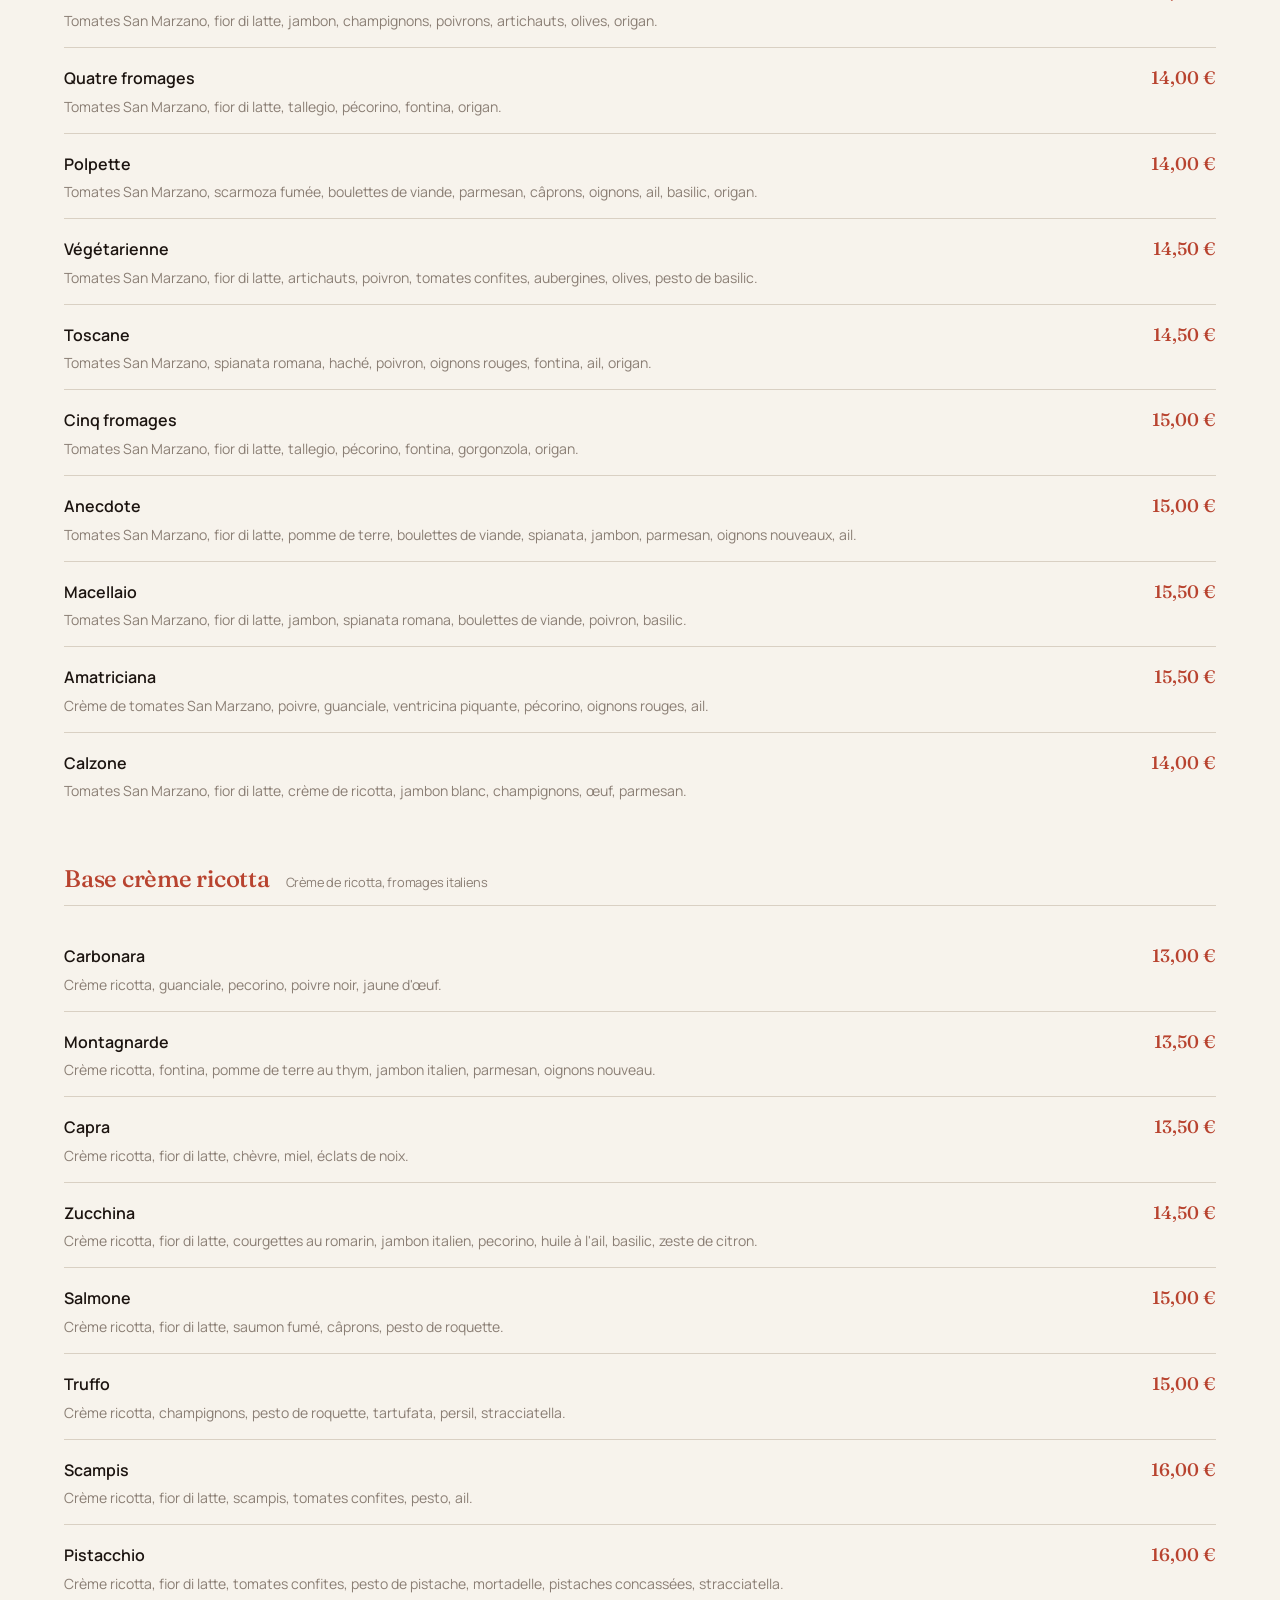
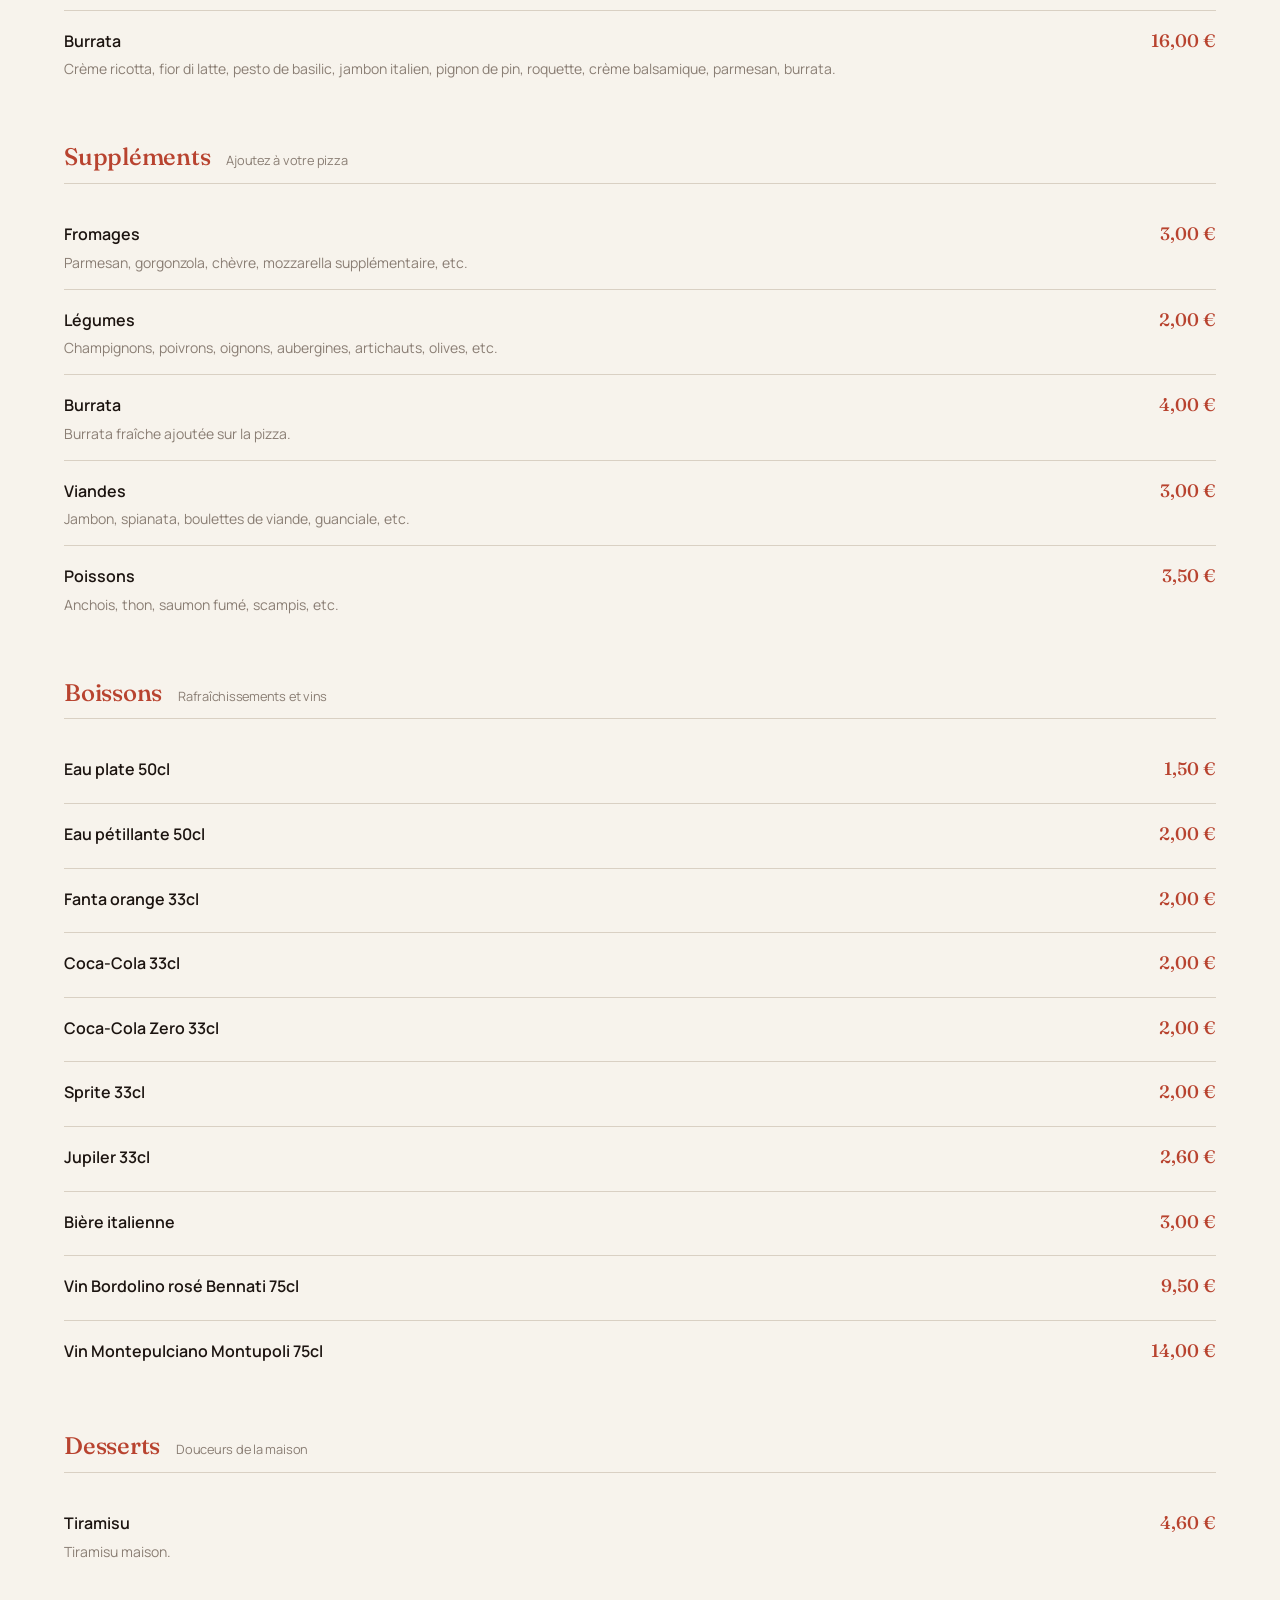
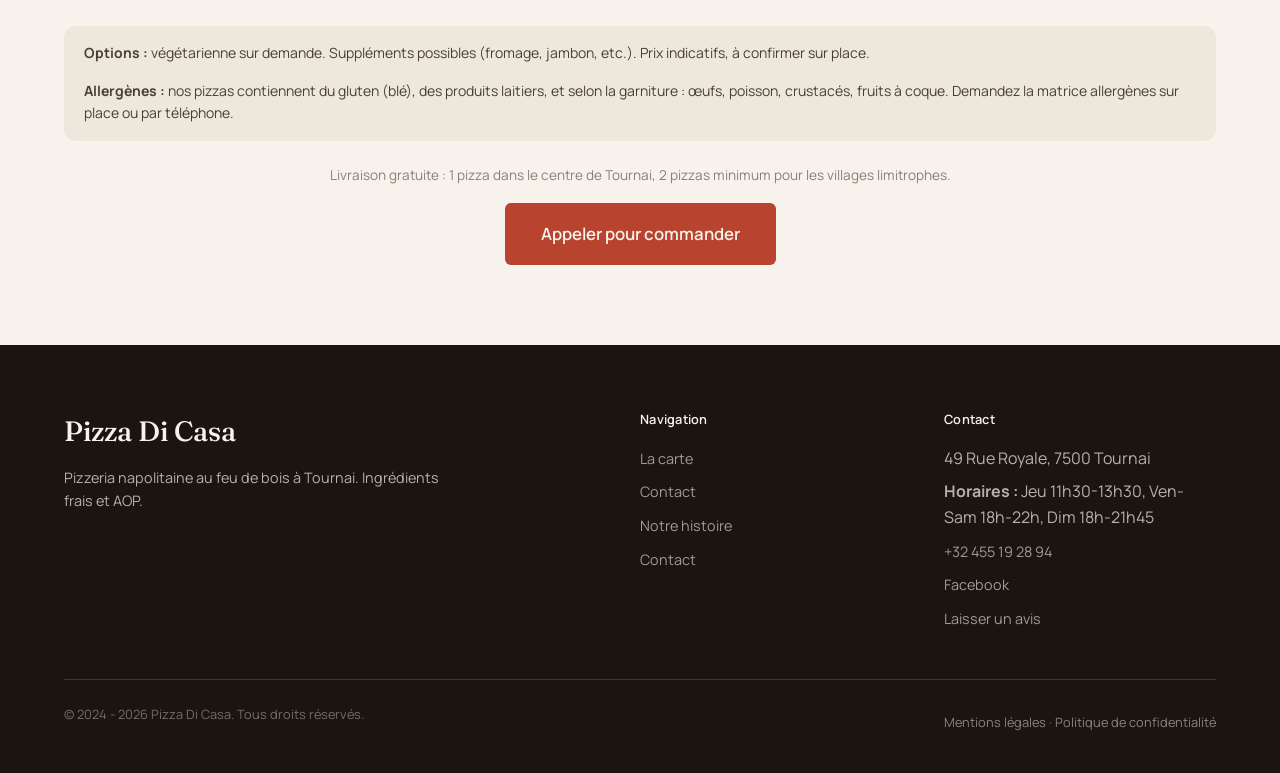
<file: menu.html>
<!DOCTYPE html>
<html lang="fr">
<head>
  <meta charset="UTF-8" />
  <meta name="viewport" content="width=device-width, initial-scale=1.0" />
  <title>La carte, Pizza Di Casa, Tournai</title>
  <meta name="description" content="La carte complète de Pizza Di Casa : pizzas napolitaines au feu de bois, base tomates San Marzano et base crème ricotta. Prix et ingrédients." />
  <link rel="icon" href="data:image/svg+xml,<svg xmlns='http://www.w3.org/2000/svg' viewBox='0 0 100 100'><text y='.9em' font-size='90'>🍕</text></svg>" />
  <link rel="stylesheet" href="styles.css" />
  <script type="application/ld+json">
  {
    "@context": "https://schema.org",
    "@type": "Menu",
    "name": "Carte Pizza Di Casa",
    "hasMenuSection": [
      {"@type": "MenuSection", "name": "Pizzas base tomates San Marzano"},
      {"@type": "MenuSection", "name": "Pizzas base crème ricotta"}
    ]
  }
  </script>
</head>
<body>

<a href="#main-content" class="skip-link">Aller au contenu principal</a>

<nav class="nav" aria-label="Navigation principale">
  <div class="nav-inner">
    <a href="index.html" class="nav-brand">Pizza Di Casa</a>
    <ul class="nav-links">
      <li><a href="index.html">Accueil</a></li>
      <li><a href="menu.html">La carte</a></li>
      <li><a href="contact.html">Contact</a></li>
      <li><a href="histoire.html">Notre histoire</a></li>
      <li><a href="contact.html">Contact</a></li>
    </ul>
    <div class="nav-actions">
      <a href="tel:+32455192894" class="nav-phone">
        <svg width="18" height="18" fill="none" stroke="currentColor" viewBox="0 0 24 24" aria-hidden="true"><path stroke-linecap="round" stroke-linejoin="round" stroke-width="2" d="M3 5a2 2 0 012-2h3.28a1 1 0 01.948.684l1.498 4.493a1 1 0 01-.502 1.21l-2.257 1.13a11.042 11.042 0 005.516 5.516l1.13-2.257a1 1 0 011.21-.502l4.493 1.498a1 1 0 01.684.949V19a2 2 0 01-2 2h-1C9.716 21 3 14.284 3 6V5z"/></svg>
        <span>Appeler</span>
      </a>
      <a href="contact.html" class="nav-cta">Contact</a>
    </div>
    <button class="nav-toggle" onclick="toggleMenu()" aria-label="Ouvrir le menu">
      <svg width="24" height="24" fill="none" stroke="currentColor" viewBox="0 0 24 24"><path stroke-linecap="round" stroke-linejoin="round" stroke-width="2" d="M4 6h16M4 12h16M4 18h16"/></svg>
    </button>
  </div>
</nav>

<div class="mobile-menu" id="mobile-menu">
  <a href="index.html" onclick="toggleMenu()">Accueil</a>
  <a href="menu.html" onclick="toggleMenu()">La carte</a>
  <a href="contact.html" onclick="toggleMenu()">Contact</a>
  <a href="histoire.html" onclick="toggleMenu()">Notre histoire</a>
  <a href="contact.html" onclick="toggleMenu()">Contact</a>
  <a href="tel:+32455192894" onclick="toggleMenu()">Appeler</a>
</div>

<main id="main-content">

<section class="section">
  <div class="container">
    <div class="section-head reveal">
      <h1>La carte</h1>
      <p>Pizzas napolitaines au feu de bois. Pâte pétrie à la main, ingrédients frais.</p>
    </div>

    <!-- Panuozzo category -->
    <div class="menu-category reveal" id="panuozzo">
      <h2 class="menu-cat-title">Le Panuozzo <span>Pain napolitain cuit au feu de bois, garni. 8,50 € avec boisson</span></h2>
      <p style="margin: 0.5rem 0 1rem; color: var(--color-ink-soft); font-size: 0.9rem;">Notre spécialité du jeudi midi (11h30–13h30). À emporter uniquement. Unique à Tournai !</p>
      <div class="menu-item">
        <div class="menu-item-info">
          <h3 class="menu-item-name">Porchetta</h3>
          <p class="menu-item-desc">Crème de moutarde, porchetta aux herbes, tomates fraîches, ail, parmesan, balsamique, roquette.</p>
        </div>
        <div class="menu-item-price">8,50 €</div>
      </div>
      <div class="menu-item">
        <div class="menu-item-info">
          <h3 class="menu-item-name">Italiano</h3>
          <p class="menu-item-desc">Pesto de basilic, tomates confites, jambon italien, roquette, crème balsamique, mozzarella.</p>
        </div>
        <div class="menu-item-price">8,50 €</div>
      </div>
      <div class="menu-item">
        <div class="menu-item-info">
          <h3 class="menu-item-name">Pistacchio</h3>
          <p class="menu-item-desc">Pesto de roquette, stracciatella, mortadelle, tomate confite, roquette, pistache concassée.</p>
        </div>
        <div class="menu-item-price">8,50 €</div>
      </div>
      <div class="menu-item">
        <div class="menu-item-info">
          <h3 class="menu-item-name">Du mois</h3>
          <p class="menu-item-desc">Recette qui change chaque mois. En attente des infos.</p>
        </div>
        <div class="menu-item-price">8,50 €</div>
      </div>
    </div>

    <div class="menu-category reveal">
      <h2 class="menu-cat-title">Base tomates San Marzano <span>Sauce tomate, fior di latte, origan</span></h2>
      <div class="menu-item"><div><div class="menu-item-name">Marinara</div><div class="menu-item-desc">Tomates San Marzano, origan, basilic, ail, huile d'olive.</div></div><span class="menu-item-price">10,00 €</span></div>
      <div class="menu-item"><div><div class="menu-item-name">Margherita</div><div class="menu-item-desc">Tomates San Marzano, fior di latte, basilic, parmesan.</div></div><span class="menu-item-price">11,00 €</span></div>
      <div class="menu-item"><div><div class="menu-item-name">Napolitaine</div><div class="menu-item-desc">Tomates San Marzano, fior di latte, câpres, anchois, origan, basilic.</div></div><span class="menu-item-price">12,00 €</span></div>
      <div class="menu-item"><div><div class="menu-item-name">Prosciutto</div><div class="menu-item-desc">Tomates San Marzano, fior di latte, jambon, origan.</div></div><span class="menu-item-price">12,00 €</span></div>
      <div class="menu-item"><div><div class="menu-item-name">Prosciutto Funghi</div><div class="menu-item-desc">Tomates San Marzano, fior di latte, jambon, champignons, origan.</div></div><span class="menu-item-price">13,00 €</span></div>
      <div class="menu-item"><div><div class="menu-item-name">Parmigiana</div><div class="menu-item-desc">Tomates San Marzano, fior di latte, aubergines, parmesan, tomates confites, huile d'ail, origan. Végétarienne.</div></div><span class="menu-item-price">13,00 €</span></div>
      <div class="menu-item"><div><div class="menu-item-name">Tonno</div><div class="menu-item-desc">Tomates San Marzano, fior di latte, pesto de basilic, oignons rouges, olives.</div></div><span class="menu-item-price">13,00 €</span></div>
      <div class="menu-item"><div><div class="menu-item-name">Diavola</div><div class="menu-item-desc">Tomates San Marzano, fior di latte, ventricina piquante, poivron, origan.</div></div><span class="menu-item-price">13,50 €</span></div>
      <div class="menu-item"><div><div class="menu-item-name">Quatre saisons</div><div class="menu-item-desc">Tomates San Marzano, fior di latte, jambon, champignons, poivrons, artichauts, olives, origan.</div></div><span class="menu-item-price">14,00 €</span></div>
      <div class="menu-item"><div><div class="menu-item-name">Quatre fromages</div><div class="menu-item-desc">Tomates San Marzano, fior di latte, tallegio, pécorino, fontina, origan.</div></div><span class="menu-item-price">14,00 €</span></div>
      <div class="menu-item"><div><div class="menu-item-name">Polpette</div><div class="menu-item-desc">Tomates San Marzano, scarmoza fumée, boulettes de viande, parmesan, câprons, oignons, ail, basilic, origan.</div></div><span class="menu-item-price">14,00 €</span></div>
      <div class="menu-item"><div><div class="menu-item-name">Végétarienne</div><div class="menu-item-desc">Tomates San Marzano, fior di latte, artichauts, poivron, tomates confites, aubergines, olives, pesto de basilic.</div></div><span class="menu-item-price">14,50 €</span></div>
      <div class="menu-item"><div><div class="menu-item-name">Toscane</div><div class="menu-item-desc">Tomates San Marzano, spianata romana, haché, poivron, oignons rouges, fontina, ail, origan.</div></div><span class="menu-item-price">14,50 €</span></div>
      <div class="menu-item"><div><div class="menu-item-name">Cinq fromages</div><div class="menu-item-desc">Tomates San Marzano, fior di latte, tallegio, pécorino, fontina, gorgonzola, origan.</div></div><span class="menu-item-price">15,00 €</span></div>
      <div class="menu-item"><div><div class="menu-item-name">Anecdote</div><div class="menu-item-desc">Tomates San Marzano, fior di latte, pomme de terre, boulettes de viande, spianata, jambon, parmesan, oignons nouveaux, ail.</div></div><span class="menu-item-price">15,00 €</span></div>
      <div class="menu-item"><div><div class="menu-item-name">Macellaio</div><div class="menu-item-desc">Tomates San Marzano, fior di latte, jambon, spianata romana, boulettes de viande, poivron, basilic.</div></div><span class="menu-item-price">15,50 €</span></div>
      <div class="menu-item"><div><div class="menu-item-name">Amatriciana</div><div class="menu-item-desc">Crème de tomates San Marzano, poivre, guanciale, ventricina piquante, pécorino, oignons rouges, ail.</div></div><span class="menu-item-price">15,50 €</span></div>
      <div class="menu-item"><div><div class="menu-item-name">Calzone</div><div class="menu-item-desc">Tomates San Marzano, fior di latte, crème de ricotta, jambon blanc, champignons, œuf, parmesan.</div></div><span class="menu-item-price">14,00 €</span></div>
    </div>

    <div class="menu-category reveal">
      <h2 class="menu-cat-title">Base crème ricotta <span>Crème de ricotta, fromages italiens</span></h2>
      <div class="menu-item"><div><div class="menu-item-name">Carbonara</div><div class="menu-item-desc">Crème ricotta, guanciale, pecorino, poivre noir, jaune d'œuf.</div></div><span class="menu-item-price">13,00 €</span></div>
      <div class="menu-item"><div><div class="menu-item-name">Montagnarde</div><div class="menu-item-desc">Crème ricotta, fontina, pomme de terre au thym, jambon italien, parmesan, oignons nouveau.</div></div><span class="menu-item-price">13,50 €</span></div>
      <div class="menu-item"><div><div class="menu-item-name">Capra</div><div class="menu-item-desc">Crème ricotta, fior di latte, chèvre, miel, éclats de noix.</div></div><span class="menu-item-price">13,50 €</span></div>
      <div class="menu-item"><div><div class="menu-item-name">Zucchina</div><div class="menu-item-desc">Crème ricotta, fior di latte, courgettes au romarin, jambon italien, pecorino, huile à l'ail, basilic, zeste de citron.</div></div><span class="menu-item-price">14,50 €</span></div>
      <div class="menu-item"><div><div class="menu-item-name">Salmone</div><div class="menu-item-desc">Crème ricotta, fior di latte, saumon fumé, câprons, pesto de roquette.</div></div><span class="menu-item-price">15,00 €</span></div>
      <div class="menu-item"><div><div class="menu-item-name">Truffo</div><div class="menu-item-desc">Crème ricotta, champignons, pesto de roquette, tartufata, persil, stracciatella.</div></div><span class="menu-item-price">15,00 €</span></div>
      <div class="menu-item"><div><div class="menu-item-name">Scampis</div><div class="menu-item-desc">Crème ricotta, fior di latte, scampis, tomates confites, pesto, ail.</div></div><span class="menu-item-price">16,00 €</span></div>
      <div class="menu-item"><div><div class="menu-item-name">Pistacchio</div><div class="menu-item-desc">Crème ricotta, fior di latte, tomates confites, pesto de pistache, mortadelle, pistaches concassées, stracciatella.</div></div><span class="menu-item-price">16,00 €</span></div>
      <div class="menu-item"><div><div class="menu-item-name">Burrata</div><div class="menu-item-desc">Crème ricotta, fior di latte, pesto de basilic, jambon italien, pignon de pin, roquette, crème balsamique, parmesan, burrata.</div></div><span class="menu-item-price">16,00 €</span></div>
    </div>

    <div class="menu-category reveal">
      <h2 class="menu-cat-title">Suppléments <span>Ajoutez à votre pizza</span></h2>
      <div class="menu-item"><div><div class="menu-item-name">Fromages</div><div class="menu-item-desc">Parmesan, gorgonzola, chèvre, mozzarella supplémentaire, etc.</div></div><span class="menu-item-price">3,00 €</span></div>
      <div class="menu-item"><div><div class="menu-item-name">Légumes</div><div class="menu-item-desc">Champignons, poivrons, oignons, aubergines, artichauts, olives, etc.</div></div><span class="menu-item-price">2,00 €</span></div>
      <div class="menu-item"><div><div class="menu-item-name">Burrata</div><div class="menu-item-desc">Burrata fraîche ajoutée sur la pizza.</div></div><span class="menu-item-price">4,00 €</span></div>
      <div class="menu-item"><div><div class="menu-item-name">Viandes</div><div class="menu-item-desc">Jambon, spianata, boulettes de viande, guanciale, etc.</div></div><span class="menu-item-price">3,00 €</span></div>
      <div class="menu-item"><div><div class="menu-item-name">Poissons</div><div class="menu-item-desc">Anchois, thon, saumon fumé, scampis, etc.</div></div><span class="menu-item-price">3,50 €</span></div>
    </div>

    <div class="menu-category reveal">
      <h2 class="menu-cat-title">Boissons <span>Rafraîchissements et vins</span></h2>
      <div class="menu-item"><div><div class="menu-item-name">Eau plate 50cl</div><div class="menu-item-desc"></div></div><span class="menu-item-price">1,50 €</span></div>
      <div class="menu-item"><div><div class="menu-item-name">Eau pétillante 50cl</div><div class="menu-item-desc"></div></div><span class="menu-item-price">2,00 €</span></div>
      <div class="menu-item"><div><div class="menu-item-name">Fanta orange 33cl</div><div class="menu-item-desc"></div></div><span class="menu-item-price">2,00 €</span></div>
      <div class="menu-item"><div><div class="menu-item-name">Coca-Cola 33cl</div><div class="menu-item-desc"></div></div><span class="menu-item-price">2,00 €</span></div>
      <div class="menu-item"><div><div class="menu-item-name">Coca-Cola Zero 33cl</div><div class="menu-item-desc"></div></div><span class="menu-item-price">2,00 €</span></div>
      <div class="menu-item"><div><div class="menu-item-name">Sprite 33cl</div><div class="menu-item-desc"></div></div><span class="menu-item-price">2,00 €</span></div>
      <div class="menu-item"><div><div class="menu-item-name">Jupiler 33cl</div><div class="menu-item-desc"></div></div><span class="menu-item-price">2,60 €</span></div>
      <div class="menu-item"><div><div class="menu-item-name">Bière italienne</div><div class="menu-item-desc"></div></div><span class="menu-item-price">3,00 €</span></div>
      <div class="menu-item"><div><div class="menu-item-name">Vin Bordolino rosé Bennati 75cl</div><div class="menu-item-desc"></div></div><span class="menu-item-price">9,50 €</span></div>
      <div class="menu-item"><div><div class="menu-item-name">Vin Montepulciano Montupoli 75cl</div><div class="menu-item-desc"></div></div><span class="menu-item-price">14,00 €</span></div>
    </div>

    <div class="menu-category reveal">
      <h2 class="menu-cat-title">Desserts <span>Douceurs de la maison</span></h2>
      <div class="menu-item"><div><div class="menu-item-name">Tiramisu</div><div class="menu-item-desc">Tiramisu maison.</div></div><span class="menu-item-price">4,60 €</span></div>
    </div>

    <div class="menu-note reveal">
      <p><strong>Options :</strong> végétarienne sur demande. Suppléments possibles (fromage, jambon, etc.). Prix indicatifs, à confirmer sur place.</p>
      <p style="margin-top:0.5rem"><strong>Allergènes :</strong> nos pizzas contiennent du gluten (blé), des produits laitiers, et selon la garniture : œufs, poisson, crustacés, fruits à coque. Demandez la matrice allergènes sur place ou par téléphone.</p>
    </div>

    <div class="text-center mt-3 reveal">
      <p style="font-size:0.85rem; color:var(--color-ink-muted); margin-bottom:1rem">Livraison gratuite : 1 pizza dans le centre de Tournai, 2 pizzas minimum pour les villages limitrophes.</p>
      <a href="tel:+32455192894" class="btn btn-primary btn-lg">Appeler pour commander</a>
    </div>
  </div>
</section>

</main>

<footer class="footer">
  <div class="container">
    <div class="footer-grid">
      <div>
        <div class="footer-brand">Pizza Di Casa</div>
        <p class="footer-desc">Pizzeria napolitaine au feu de bois à Tournai. Ingrédients frais et AOP.</p>
      </div>
      <div>
        <div class="footer-heading">Navigation</div>
        <ul class="footer-links">
          <li><a href="menu.html">La carte</a></li>
          <li><a href="contact.html">Contact</a></li>
          <li><a href="histoire.html">Notre histoire</a></li>
              <li><a href="contact.html">Contact</a></li>
        </ul>
      </div>
      <div>
        <div class="footer-heading">Contact</div>
        <ul class="footer-links">
          <li>49 Rue Royale, 7500 Tournai</li>
          <li><strong>Horaires :</strong> Jeu 11h30-13h30, Ven-Sam 18h-22h, Dim 18h-21h45</li>
          <li><a href="tel:+32455192894">+32 455 19 28 94</a></li>
          <li><a href="https://facebook.com/profile.php?id=61557667090326" target="_blank" rel="noopener">Facebook</a></li>
          <li><a href="avis.html">Laisser un avis</a></li>
        </ul>
      </div>
    </div>
    <div class="footer-bottom">
      <p>&copy; 2024 - 2026 Pizza Di Casa. Tous droits réservés.</p>
      <div>
        <a href="mentions-legales.html">Mentions légales</a> · <a href="politique-confidentialite.html">Politique de confidentialité</a>
      </div>
    </div>
  </div>
</footer>

<div class="cookie-banner" id="cookie-banner">
  <div class="cookie-banner-inner">
    <p>Ce site utilise des cookies pour améliorer votre expérience. <a href="politique-confidentialite.html">En savoir plus</a>.</p>
    <div class="cookie-actions">
      <button class="cookie-btn cookie-btn-decline" onclick="declineCookies()">Refuser</button>
      <button class="cookie-btn cookie-btn-accept" onclick="acceptCookies()">Accepter</button>
    </div>
  </div>
</div>

<script src="script.js"></script>
</body>
</html>
</file>
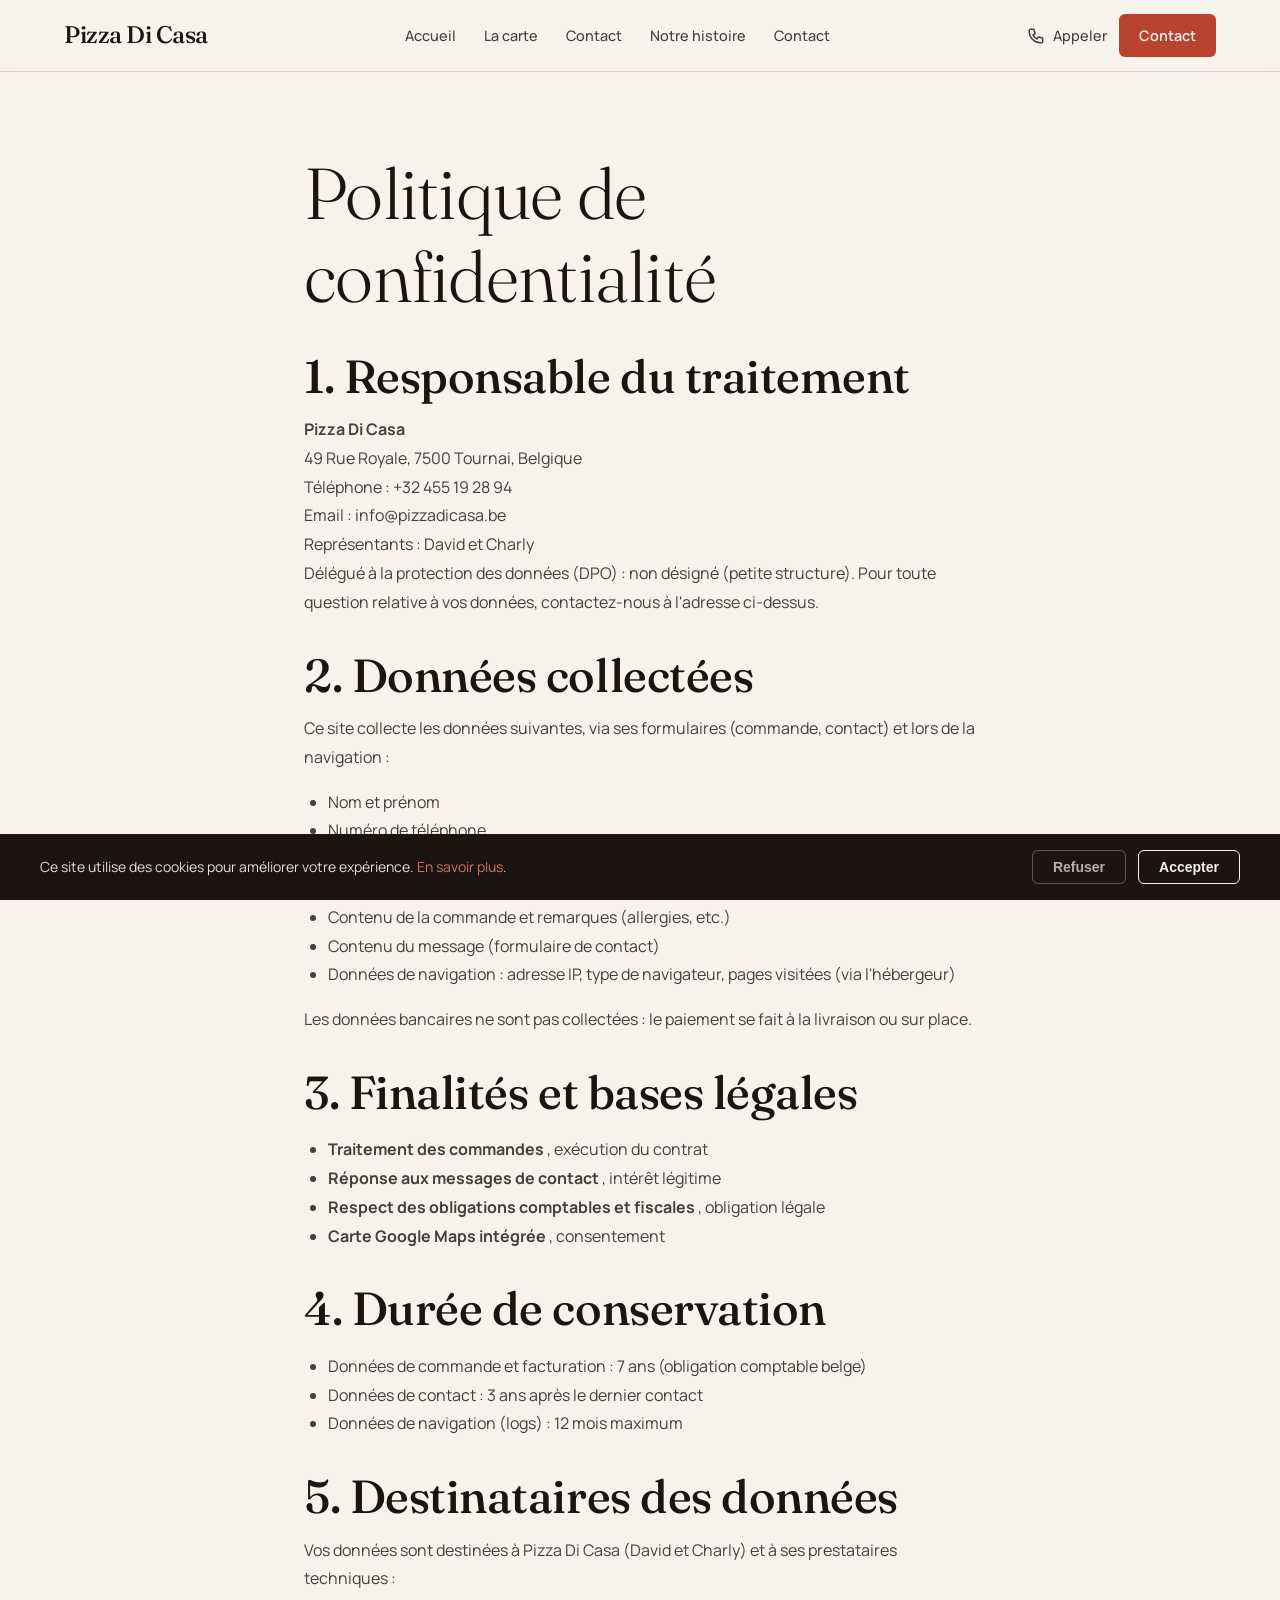
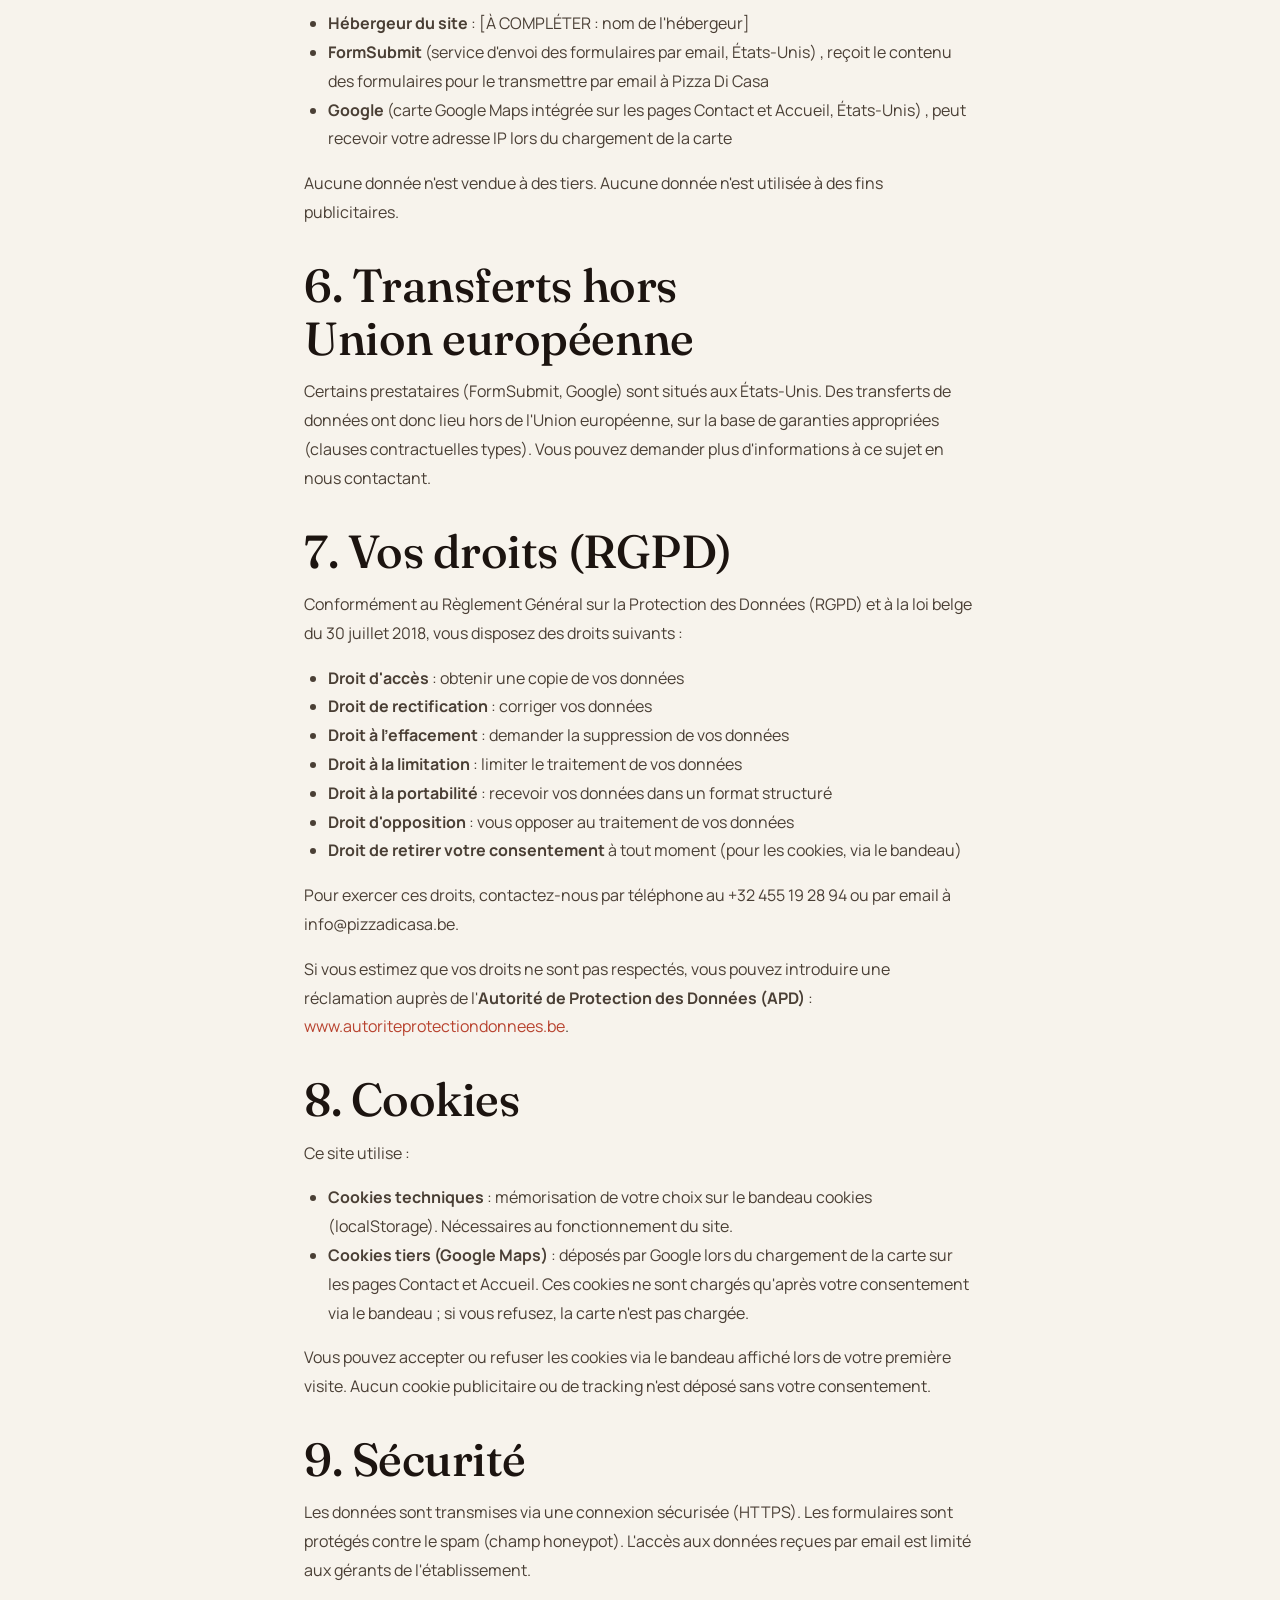
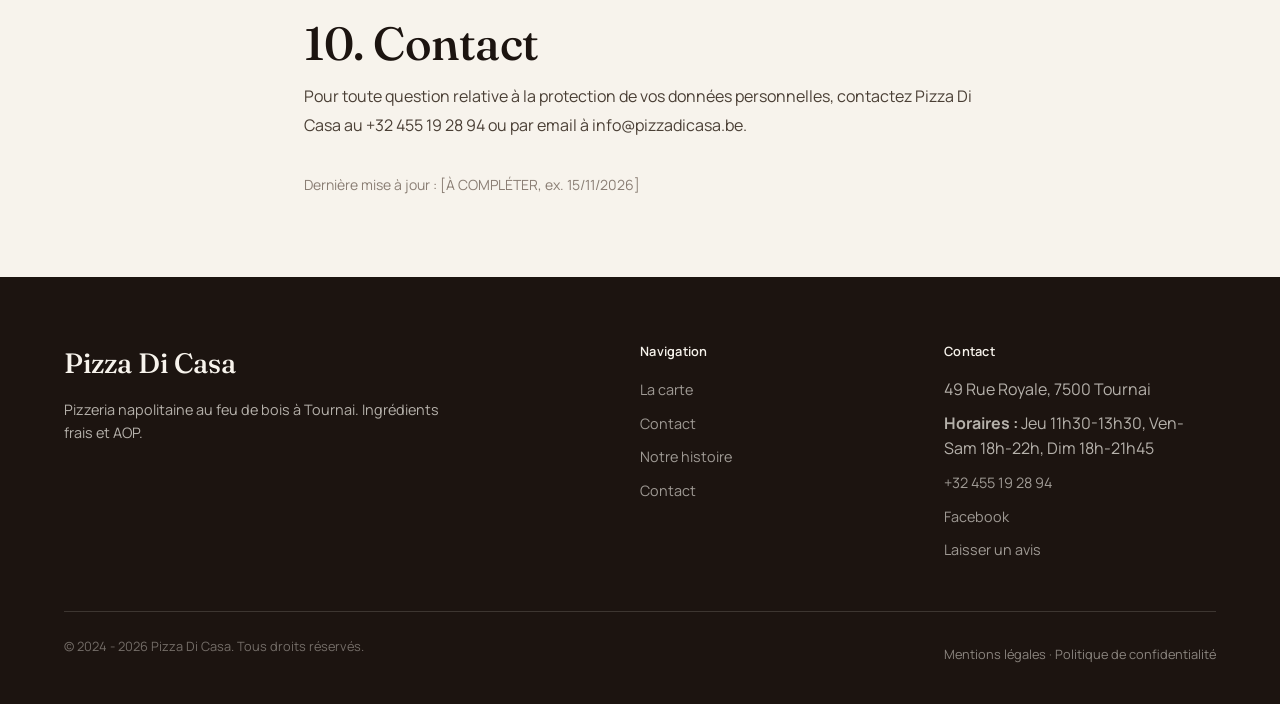
<file: politique-confidentialite.html>
<!DOCTYPE html>
<html lang="fr">
<head>
  <meta charset="UTF-8" />
  <meta name="viewport" content="width=device-width, initial-scale=1.0" />
  <title>Politique de confidentialité, Pizza Di Casa</title>
  <meta name="description" content="Politique de confidentialité et protection des données personnelles du site Pizza Di Casa." />
  <link rel="icon" href="data:image/svg+xml,<svg xmlns='http://www.w3.org/2000/svg' viewBox='0 0 100 100'><text y='.9em' font-size='90'>🍕</text></svg>" />
  <link rel="stylesheet" href="styles.css" />
</head>
<body>

<a href="#main-content" class="skip-link">Aller au contenu principal</a>

<nav class="nav" aria-label="Navigation principale">
  <div class="nav-inner">
    <a href="index.html" class="nav-brand">Pizza Di Casa</a>
    <ul class="nav-links">
      <li><a href="index.html">Accueil</a></li>
      <li><a href="menu.html">La carte</a></li>
      <li><a href="contact.html">Contact</a></li>
      <li><a href="histoire.html">Notre histoire</a></li>
      <li><a href="contact.html">Contact</a></li>
    </ul>
    <div class="nav-actions">
      <a href="tel:+32455192894" class="nav-phone">
        <svg width="18" height="18" fill="none" stroke="currentColor" viewBox="0 0 24 24" aria-hidden="true"><path stroke-linecap="round" stroke-linejoin="round" stroke-width="2" d="M3 5a2 2 0 012-2h3.28a1 1 0 01.948.684l1.498 4.493a1 1 0 01-.502 1.21l-2.257 1.13a11.042 11.042 0 005.516 5.516l1.13-2.257a1 1 0 011.21-.502l4.493 1.498a1 1 0 01.684.949V19a2 2 0 01-2 2h-1C9.716 21 3 14.284 3 6V5z"/></svg>
        <span>Appeler</span>
      </a>
      <a href="contact.html" class="nav-cta">Contact</a>
    </div>
    <button class="nav-toggle" onclick="toggleMenu()" aria-label="Ouvrir le menu">
      <svg width="24" height="24" fill="none" stroke="currentColor" viewBox="0 0 24 24"><path stroke-linecap="round" stroke-linejoin="round" stroke-width="2" d="M4 6h16M4 12h16M4 18h16"/></svg>
    </button>
  </div>
</nav>

<div class="mobile-menu" id="mobile-menu">
  <a href="index.html" onclick="toggleMenu()">Accueil</a>
  <a href="menu.html" onclick="toggleMenu()">La carte</a>
  <a href="contact.html" onclick="toggleMenu()">Contact</a>
  <a href="histoire.html" onclick="toggleMenu()">Notre histoire</a>
  <a href="contact.html" onclick="toggleMenu()">Contact</a>
  <a href="tel:+32455192894" onclick="toggleMenu()">Appeler</a>
</div>

<main id="main-content">

<section class="section">
  <div class="container" style="max-width:720px">
    <div class="reveal">
      <h1>Politique de confidentialité</h1>
    </div>

    <div style="margin-top:2rem; color:var(--color-ink-soft); line-height:1.8">

      <h2 style="color:var(--color-ink); margin-top:2rem; margin-bottom:0.75rem">1. Responsable du traitement</h2>
      <p>
        <strong>Pizza Di Casa</strong><br />
        49 Rue Royale, 7500 Tournai, Belgique<br />
        Téléphone : +32 455 19 28 94<br />
        Email : info@pizzadicasa.be<br />
        Représentants : David et Charly<br />
        Délégué à la protection des données (DPO) : non désigné (petite structure). Pour toute question relative à vos données, contactez-nous à l'adresse ci-dessus.
      </p>

      <h2 style="color:var(--color-ink); margin-top:2rem; margin-bottom:0.75rem">2. Données collectées</h2>
      <p>Ce site collecte les données suivantes, via ses formulaires (commande, contact) et lors de la navigation :</p>
      <ul style="padding-left:1.5rem; margin-bottom:1rem">
        <li>Nom et prénom</li>
        <li>Numéro de téléphone</li>
        <li>Adresse email</li>
        <li>Adresse de livraison (si livraison)</li>

        <li>Contenu de la commande et remarques (allergies, etc.)</li>
        <li>Contenu du message (formulaire de contact)</li>
        <li>Données de navigation : adresse IP, type de navigateur, pages visitées (via l'hébergeur)</li>
      </ul>
      <p>Les données bancaires ne sont pas collectées : le paiement se fait à la livraison ou sur place.</p>

      <h2 style="color:var(--color-ink); margin-top:2rem; margin-bottom:0.75rem">3. Finalités et bases légales</h2>
      <ul style="padding-left:1.5rem; margin-bottom:1rem">
        <li><strong>Traitement des commandes</strong> , exécution du contrat</li>
        <li><strong>Réponse aux messages de contact</strong> , intérêt légitime</li>
        <li><strong>Respect des obligations comptables et fiscales</strong> , obligation légale</li>
        <li><strong>Carte Google Maps intégrée</strong> , consentement</li>
      </ul>

      <h2 style="color:var(--color-ink); margin-top:2rem; margin-bottom:0.75rem">4. Durée de conservation</h2>
      <ul style="padding-left:1.5rem; margin-bottom:1rem">
        <li>Données de commande et facturation : 7 ans (obligation comptable belge)</li>
        <li>Données de contact : 3 ans après le dernier contact</li>
        <li>Données de navigation (logs) : 12 mois maximum</li>
      </ul>

      <h2 style="color:var(--color-ink); margin-top:2rem; margin-bottom:0.75rem">5. Destinataires des données</h2>
      <p>Vos données sont destinées à Pizza Di Casa (David et Charly) et à ses prestataires techniques :</p>
      <ul style="padding-left:1.5rem; margin-bottom:1rem">
        <li><strong>Hébergeur du site</strong> : [À COMPLÉTER : nom de l'hébergeur]</li>
        <li><strong>FormSubmit</strong> (service d'envoi des formulaires par email, États-Unis) , reçoit le contenu des formulaires pour le transmettre par email à Pizza Di Casa</li>
        <li><strong>Google</strong> (carte Google Maps intégrée sur les pages Contact et Accueil, États-Unis) , peut recevoir votre adresse IP lors du chargement de la carte</li>
      </ul>
      <p>Aucune donnée n'est vendue à des tiers. Aucune donnée n'est utilisée à des fins publicitaires.</p>

      <h2 style="color:var(--color-ink); margin-top:2rem; margin-bottom:0.75rem">6. Transferts hors Union européenne</h2>
      <p>Certains prestataires (FormSubmit, Google) sont situés aux États-Unis. Des transferts de données ont donc lieu hors de l'Union européenne, sur la base de garanties appropriées (clauses contractuelles types). Vous pouvez demander plus d'informations à ce sujet en nous contactant.</p>

      <h2 style="color:var(--color-ink); margin-top:2rem; margin-bottom:0.75rem">7. Vos droits (RGPD)</h2>
      <p>Conformément au Règlement Général sur la Protection des Données (RGPD) et à la loi belge du 30 juillet 2018, vous disposez des droits suivants :</p>
      <ul style="padding-left:1.5rem; margin-bottom:1rem">
        <li><strong>Droit d'accès</strong> : obtenir une copie de vos données</li>
        <li><strong>Droit de rectification</strong> : corriger vos données</li>
        <li><strong>Droit à l'effacement</strong> : demander la suppression de vos données</li>
        <li><strong>Droit à la limitation</strong> : limiter le traitement de vos données</li>
        <li><strong>Droit à la portabilité</strong> : recevoir vos données dans un format structuré</li>
        <li><strong>Droit d'opposition</strong> : vous opposer au traitement de vos données</li>
        <li><strong>Droit de retirer votre consentement</strong> à tout moment (pour les cookies, via le bandeau)</li>
      </ul>
      <p>Pour exercer ces droits, contactez-nous par téléphone au +32 455 19 28 94 ou par email à info@pizzadicasa.be.</p>
      <p>Si vous estimez que vos droits ne sont pas respectés, vous pouvez introduire une réclamation auprès de l'<strong>Autorité de Protection des Données (APD)</strong> : <a href="https://www.autoriteprotectiondonnees.be" target="_blank" rel="noopener">www.autoriteprotectiondonnees.be</a>.</p>

      <h2 style="color:var(--color-ink); margin-top:2rem; margin-bottom:0.75rem">8. Cookies</h2>
      <p>Ce site utilise :</p>
      <ul style="padding-left:1.5rem; margin-bottom:1rem">
        <li><strong>Cookies techniques</strong> : mémorisation de votre choix sur le bandeau cookies (localStorage). Nécessaires au fonctionnement du site.</li>
        <li><strong>Cookies tiers (Google Maps)</strong> : déposés par Google lors du chargement de la carte sur les pages Contact et Accueil. Ces cookies ne sont chargés qu'après votre consentement via le bandeau ; si vous refusez, la carte n'est pas chargée.</li>
      </ul>
      <p>Vous pouvez accepter ou refuser les cookies via le bandeau affiché lors de votre première visite. Aucun cookie publicitaire ou de tracking n'est déposé sans votre consentement.</p>

      <h2 style="color:var(--color-ink); margin-top:2rem; margin-bottom:0.75rem">9. Sécurité</h2>
      <p>Les données sont transmises via une connexion sécurisée (HTTPS). Les formulaires sont protégés contre le spam (champ honeypot). L'accès aux données reçues par email est limité aux gérants de l'établissement.</p>

      <h2 style="color:var(--color-ink); margin-top:2rem; margin-bottom:0.75rem">10. Contact</h2>
      <p>Pour toute question relative à la protection de vos données personnelles, contactez Pizza Di Casa au +32 455 19 28 94 ou par email à info@pizzadicasa.be.</p>

      <p style="margin-top:2rem; font-size:0.875rem; color:var(--color-ink-muted)">Dernière mise à jour : [À COMPLÉTER, ex. 15/11/2026]</p>
    </div>
  </div>
</section>

</main>

<footer class="footer">
  <div class="container">
    <div class="footer-grid">
      <div>
        <div class="footer-brand">Pizza Di Casa</div>
        <p class="footer-desc">Pizzeria napolitaine au feu de bois à Tournai. Ingrédients frais et AOP.</p>
      </div>
      <div>
        <div class="footer-heading">Navigation</div>
        <ul class="footer-links">
          <li><a href="menu.html">La carte</a></li>
          <li><a href="contact.html">Contact</a></li>
          <li><a href="histoire.html">Notre histoire</a></li>
              <li><a href="contact.html">Contact</a></li>
        </ul>
      </div>
      <div>
        <div class="footer-heading">Contact</div>
        <ul class="footer-links">
          <li>49 Rue Royale, 7500 Tournai</li>
          <li><strong>Horaires :</strong> Jeu 11h30-13h30, Ven-Sam 18h-22h, Dim 18h-21h45</li>
          <li><a href="tel:+32455192894">+32 455 19 28 94</a></li>
          <li><a href="https://facebook.com/profile.php?id=61557667090326" target="_blank" rel="noopener">Facebook</a></li>
          <li><a href="avis.html">Laisser un avis</a></li>
        </ul>
      </div>
    </div>
    <div class="footer-bottom">
      <p>&copy; 2024 - 2026 Pizza Di Casa. Tous droits réservés.</p>
      <div>
        <a href="mentions-legales.html">Mentions légales</a> · <a href="politique-confidentialite.html">Politique de confidentialité</a>
      </div>
    </div>
  </div>
</footer>

<div class="cookie-banner" id="cookie-banner">
  <div class="cookie-banner-inner">
    <p>Ce site utilise des cookies pour améliorer votre expérience. <a href="politique-confidentialite.html">En savoir plus</a>.</p>
    <div class="cookie-actions">
      <button class="cookie-btn cookie-btn-decline" onclick="declineCookies()">Refuser</button>
      <button class="cookie-btn cookie-btn-accept" onclick="acceptCookies()">Accepter</button>
    </div>
  </div>
</div>

<script src="script.js"></script>
</body>
</html>
</file>
<file: styles.css>
/* Hallmark: v2.0.0 · theme: custom (pizzeria napolitaine, warm editorial) · genre: editorial · job: commander · floor: 0 fail */
/* critique: hero fills first screen, menu is text not images, phone is visible, no eyebrow labels, no card-in-card */
/* waived: none */

@import url('https://fonts.googleapis.com/css2?family=Fraunces:ital,opsz,wght@0,9..144,300;0,9..144,500;0,9..144,700;1,9..144,400&family=Manrope:wght@300;400;500;600;700&display=swap');

:root {
  /* Colors */
  --color-bg: #F7F3EC;
  --color-bg-alt: #EDE7DC;
  --color-ink: #1C1410;
  --color-ink-soft: #4A3F35;
  --color-ink-muted: #8A7E74;
  --color-accent: #B8432F;
  --color-accent-soft: #D4735A;
  --color-accent-ink: #FEFCF9;
  --color-gold: #A67C3D;
  --color-surface: #FEFCF9;
  --color-border: #D9D0C3;
  --color-border-strong: #BFB5A6;
  --color-shadow: rgba(28, 20, 16, 0.12);
  --color-shadow-soft: rgba(28, 20, 16, 0.08);

  /* Typography */
  --font-serif: 'Fraunces', Georgia, serif;
  --font-sans: 'Manrope', system-ui, sans-serif;

  /* Motion */
  --motion-fast: 150ms;
  --motion-base: 280ms;
  --motion-slow: 500ms;
  --ease-out: cubic-bezier(0.16, 1, 0.3, 1);
  --ease-in-out: cubic-bezier(0.65, 0, 0.35, 1);

  /* Layout */
  --container: 1200px;
  --gutter: 1.5rem;
  --radius-sm: 6px;
  --radius-md: 12px;
  --radius-lg: 20px;
}

*, *::before, *::after { box-sizing: border-box; }

html, body {
  overflow-x: clip;
  margin: 0;
  padding: 0;
}

html {
  scroll-behavior: smooth;
}

body {
  font-family: var(--font-sans);
  font-size: 1rem;
  line-height: 1.6;
  color: var(--color-ink);
  background: var(--color-bg);
  -webkit-font-smoothing: antialiased;
  -moz-osx-font-smoothing: grayscale;
  min-height: 100vh;
  display: flex;
  flex-direction: column;
}

main {
  flex: 1;
}

img { max-width: 100%; height: auto; display: block; }

a { color: var(--color-accent); text-decoration: none; }
a:hover { text-decoration: underline; text-underline-offset: 3px; }

h1, h2, h3, h4 {
  font-family: var(--font-serif);
  font-weight: 500;
  line-height: 1.15;
  letter-spacing: -0.01em;
  margin: 0;
  overflow-wrap: break-word;
  min-width: 0;
  text-wrap: balance;
}

h1 { font-size: clamp(2.5rem, 5vw + 1rem, 4.5rem); font-weight: 300; }
h2 { font-size: clamp(1.75rem, 3vw + 0.5rem, 3rem); }
h3 { font-size: clamp(1.25rem, 2vw + 0.25rem, 1.75rem); }
h4 { font-size: 1.125rem; }

p { margin: 0 0 1rem; }
p:last-child { margin-bottom: 0; }

.container {
  max-width: var(--container);
  margin: 0 auto;
  padding: 0 var(--gutter);
}

/* Skip link */
.skip-link {
  position: absolute;
  top: -100px;
  left: 0;
  background: var(--color-ink);
  color: var(--color-bg);
  padding: 0.75rem 1.5rem;
  z-index: 1000;
  transition: top var(--motion-fast) var(--ease-out);
}
.skip-link:focus { top: 0; }

/* Nav */
.nav {
  position: sticky;
  top: 0;
  z-index: 100;
  background: color-mix(in srgb, var(--color-bg) 88%, transparent);
  backdrop-filter: blur(12px);
  -webkit-backdrop-filter: blur(12px);
  border-bottom: 1px solid var(--color-border);
}

.nav-inner {
  max-width: var(--container);
  margin: 0 auto;
  padding: 0.875rem var(--gutter);
  display: flex;
  align-items: center;
  justify-content: space-between;
  gap: 2rem;
}

.nav-brand {
  font-family: var(--font-serif);
  font-size: 1.5rem;
  font-weight: 500;
  color: var(--color-ink);
  text-decoration: none;
  letter-spacing: -0.02em;
}
.nav-brand:hover { text-decoration: none; color: var(--color-accent); }

.nav-links {
  display: flex;
  align-items: center;
  gap: 1.75rem;
  list-style: none;
  margin: 0;
  padding: 0;
}

.nav-links a {
  color: var(--color-ink-soft);
  font-size: 0.9rem;
  font-weight: 500;
  text-decoration: none;
  transition: color var(--motion-fast) var(--ease-out);
}
.nav-links a:hover { color: var(--color-accent); }

.nav-actions {
  display: flex;
  align-items: center;
  gap: 0.75rem;
}

.nav-phone {
  display: inline-flex;
  align-items: center;
  gap: 0.5rem;
  color: var(--color-ink-soft);
  font-size: 0.9rem;
  font-weight: 500;
  text-decoration: none;
  transition: color var(--motion-fast) var(--ease-out);
}
.nav-phone:hover { color: var(--color-accent); }

.nav-cta {
  display: inline-flex;
  align-items: center;
  gap: 0.5rem;
  background: var(--color-accent);
  color: var(--color-bg);
  padding: 0.625rem 1.25rem;
  border-radius: var(--radius-sm);
  font-size: 0.9rem;
  font-weight: 600;
  text-decoration: none;
  transition: background-color var(--motion-fast) var(--ease-out), transform var(--motion-fast) var(--ease-out);
}
.nav-cta:hover { background: var(--color-ink); text-decoration: none; transform: translateY(-1px); }
.nav-cta:active { transform: translateY(0); }

.nav-toggle {
  display: none;
  background: none;
  border: none;
  cursor: pointer;
  padding: 0.5rem;
  color: var(--color-ink);
}

@media (max-width: 768px) {
  .nav-links { display: none; }
  .nav-toggle { display: block; }
  .nav-phone span { display: none; }
  .nav-cta { padding: 0.5rem 1rem; font-size: 0.85rem; }
  .nav-brand { font-size: 1.25rem; }
  /* Nav fixe sur mobile : reste toujours visible, meme quand le menu est ouvert */
  .nav { position: fixed; top: 0; left: 0; right: 0; }
  main { padding-top: 4.5rem; }
}

/* Mobile menu */
.mobile-menu {
  display: none;
  position: fixed;
  inset: 0;
  background: var(--color-bg);
  z-index: 49;
  padding: 6rem var(--gutter) 2rem;
  flex-direction: column;
  gap: 1.25rem;
  overflow: hidden;
  overscroll-behavior: contain;
}
body.menu-open .nav {
  background: var(--color-bg);
  backdrop-filter: none;
  -webkit-backdrop-filter: none;
}
.mobile-menu.open { display: flex; }
body.menu-open .cookie-banner { display: none !important; }
.mobile-menu a {
  font-family: var(--font-serif);
  font-size: 1.75rem;
  color: var(--color-ink);
  text-decoration: none;
  padding: 0.5rem 0;
  border-bottom: 1px solid var(--color-border);
}
.mobile-menu a:hover { color: var(--color-accent); }

/* Buttons */
.btn {
  display: inline-flex;
  align-items: center;
  justify-content: center;
  gap: 0.5rem;
  padding: 0.875rem 1.75rem;
  border-radius: var(--radius-sm);
  font-weight: 600;
  font-size: 0.95rem;
  text-decoration: none;
  border: none;
  cursor: pointer;
  transition: background-color var(--motion-fast) var(--ease-out), color var(--motion-fast) var(--ease-out), transform var(--motion-fast) var(--ease-out), border-color var(--motion-fast) var(--ease-out);
}
.btn:hover { transform: translateY(-1px); text-decoration: none; }
.btn:active { transform: translateY(0); }
.btn-primary { background: var(--color-accent); color: var(--color-bg); }
.btn-primary:hover { background: var(--color-ink); }
.btn-secondary { background: transparent; color: var(--color-ink); border: 1.5px solid var(--color-ink); }
.btn-secondary:hover { background: var(--color-ink); color: var(--color-bg); }
.btn-ghost { background: transparent; color: var(--color-ink-soft); }
.btn-ghost:hover { color: var(--color-accent); }
.btn-lg { padding: 1.125rem 2.25rem; font-size: 1.05rem; }

/* Focus visible */
:focus-visible {
  outline: 2px solid var(--color-accent);
  outline-offset: 2px;
  border-radius: 2px;
}
button:focus-visible, a:focus-visible, input:focus-visible, select:focus-visible, textarea:focus-visible {
  outline: 2px solid var(--color-accent);
  outline-offset: 2px;
}

/* Hero */
.hero {
  padding: 4rem 0 5rem;
  position: relative;
}
.hero-grid {
  display: grid;
  grid-template-columns: minmax(0, 1fr) minmax(0, 1fr);
  gap: 2rem;
  align-items: center;
}
.hero-text { max-width: 36rem; }
.hero-eyebrow { display: none; } /* Hallmark: no eyebrows */
.hero-title {
  font-family: var(--font-serif);
  font-size: clamp(2.75rem, 5vw + 1rem, 4.75rem);
  font-weight: 300;
  line-height: 1.05;
  letter-spacing: -0.02em;
  color: var(--color-ink);
  margin-bottom: 1.25rem;
}
.hero-title em {
  font-style: italic;
  font-weight: 400;
  color: var(--color-accent);
}
.hero-sub {
  font-size: 1.125rem;
  color: var(--color-ink-soft);
  line-height: 1.6;
  margin-bottom: 2rem;
  max-width: 32rem;
}
.hero-actions {
  display: flex;
  flex-wrap: wrap;
  gap: 0.875rem;
  margin-bottom: 2rem;
}
.hero-meta {
  display: flex;
  align-items: center;
  gap: 2rem;
  font-size: 0.875rem;
  color: var(--color-ink-muted);
}
.hero-meta strong { color: var(--color-ink-soft); font-weight: 600; }
.hero-image {
  position: relative;
  border-radius: var(--radius-lg);
  overflow: hidden;
  aspect-ratio: 1/1;
  max-height: 560px;
}
.hero-image img {
  width: 100%;
  height: 100%;
  object-fit: contain;
}
.hero-badge {
  position: absolute;
  bottom: 1.25rem;
  left: 1.25rem;
  background: var(--color-surface);
  padding: 0.75rem 1rem;
  border-radius: var(--radius-md);
  box-shadow: 0 8px 24px -8px var(--color-shadow);
  font-size: 0.875rem;
}
.hero-badge strong { display: block; color: var(--color-ink); font-weight: 600; }
.hero-badge span { color: var(--color-ink-muted); font-size: 0.8rem; }

@media (max-width: 768px) {
  .hero-grid { grid-template-columns: minmax(0, 1fr); gap: 2rem; }
  .hero-image { max-height: 400px; aspect-ratio: 4/3; }
}

/* Sections */
.section { padding: 5rem 0; }
.section-alt { background: var(--color-bg-alt); }
.section-surface { background: var(--color-surface); }

.section-head { margin-bottom: 3rem; max-width: 40rem; }
.section-head h2 { margin-bottom: 0.75rem; }
.section-head p { color: var(--color-ink-soft); font-size: 1.05rem; }

/* Menu */
.menu-category {
  margin-bottom: 3rem;
}
.menu-category:last-child { margin-bottom: 0; }
.menu-cat-title {
  font-family: var(--font-serif);
  font-size: 1.5rem;
  font-weight: 500;
  color: var(--color-accent);
  margin-bottom: 1.25rem;
  padding-bottom: 0.75rem;
  border-bottom: 1px solid var(--color-border);
  display: flex;
  align-items: baseline;
  gap: 1rem;
}
.menu-cat-title span {
  font-family: var(--font-sans);
  font-size: 0.8rem;
  color: var(--color-ink-muted);
  font-weight: 400;
}
.menu-item {
  display: grid;
  grid-template-columns: minmax(0, 1fr) auto;
  gap: 1rem;
  padding: 1rem 0;
  border-bottom: 1px solid var(--color-border);
  align-items: baseline;
}
.menu-item:last-child { border-bottom: none; }
.menu-item-name {
  font-weight: 600;
  color: var(--color-ink);
  margin-bottom: 0.25rem;
}
.menu-item-desc {
  font-size: 0.875rem;
  color: var(--color-ink-muted);
  line-height: 1.5;
}
.menu-item-price {
  font-family: var(--font-serif);
  font-weight: 500;
  color: var(--color-accent);
  font-size: 1.125rem;
  white-space: nowrap;
}
.menu-note {
  margin-top: 2rem;
  padding: 1rem 1.25rem;
  background: var(--color-bg-alt);
  border-radius: var(--radius-md);
  font-size: 0.875rem;
  color: var(--color-ink-soft);
}

/* Cards */
.card {
  background: var(--color-surface);
  border: 1px solid var(--color-border);
  border-radius: var(--radius-md);
  padding: 1.75rem;
  transition: transform var(--motion-base) var(--ease-out), box-shadow var(--motion-base) var(--ease-out), border-color var(--motion-base) var(--ease-out);
}
.card:hover {
  transform: translateY(-3px);
  box-shadow: 0 12px 32px -8px var(--color-shadow);
  border-color: var(--color-border-strong);
}

/* Testimonials */
.testimonial {
  background: var(--color-surface);
  border: 1px solid var(--color-border);
  border-radius: var(--radius-md);
  padding: 1.75rem;
}
.testimonial p {
  font-size: 1rem;
  color: var(--color-ink-soft);
  line-height: 1.6;
  margin-bottom: 1.25rem;
  font-style: italic;
}
.testimonial footer {
  display: flex;
  align-items: center;
  gap: 0.75rem;
}
.testimonial .avatar {
  width: 40px;
  height: 40px;
  border-radius: 50%;
  background: var(--color-bg-alt);
  display: flex;
  align-items: center;
  justify-content: center;
  font-family: var(--font-serif);
  font-weight: 500;
  color: var(--color-ink);
  flex-shrink: 0;
}
.testimonial .name { font-weight: 600; color: var(--color-ink); font-size: 0.9rem; }
.testimonial .source { font-size: 0.8rem; color: var(--color-ink-muted); }
.testimonial .source.rating { color: #F5B301; letter-spacing: 0.05em; font-size: 0.9rem; }

/* Grid */
.grid-2 { display: grid; grid-template-columns: minmax(0, 1fr) minmax(0, 1fr); gap: 2rem; }
.grid-3 { display: grid; grid-template-columns: repeat(3, minmax(0, 1fr)); gap: 2rem; }
.grid-4 { display: grid; grid-template-columns: repeat(4, minmax(0, 1fr)); gap: 2rem; }

@media (max-width: 768px) {
  .grid-2, .grid-3, .grid-4 { grid-template-columns: minmax(0, 1fr); }
}
@media (max-width: 1024px) and (min-width: 769px) {
  .grid-3, .grid-4 { grid-template-columns: repeat(2, minmax(0, 1fr)); }
}

/* Reveal animation - visible by default, animated only with JS */
.reveal {
  opacity: 1;
  transform: none;
}
.js .reveal {
  opacity: 0;
  transform: translateY(20px);
  transition: opacity var(--motion-slow) var(--ease-out), transform var(--motion-slow) var(--ease-out);
}
.js .reveal.in { opacity: 1; transform: translateY(0); }

@media (prefers-reduced-motion: reduce) {
  .reveal { opacity: 1; transform: none; transition: none; }
  * { animation: none !important; transition: none !important; }
}

/* Story section */
.story-grid {
  display: grid;
  grid-template-columns: minmax(0, 1fr) minmax(0, 1fr);
  gap: 2rem;
  align-items: center;
}
.story-image {
  border-radius: var(--radius-lg);
  overflow: hidden;
  aspect-ratio: 4/5;
}
.story-image img { width: 100%; height: 100%; object-fit: cover; }
.story-text h2 { margin-bottom: 1.25rem; }
.story-text p { color: var(--color-ink-soft); line-height: 1.7; }

@media (max-width: 768px) {
  .story-grid { grid-template-columns: minmax(0, 1fr); }
}

/* Contact */
.contact-grid {
  display: grid;
  grid-template-columns: minmax(0, 1fr) minmax(0, 1fr);
  gap: 2rem;
}
.contact-info { display: flex; flex-direction: column; gap: 2rem; }
.contact-item {
  display: flex;
  gap: 1rem;
  align-items: flex-start;
}
.contact-icon {
  width: 44px;
  height: 44px;
  border-radius: var(--radius-md);
  background: var(--color-bg-alt);
  display: flex;
  align-items: center;
  justify-content: center;
  flex-shrink: 0;
  color: var(--color-ink);
}
.contact-item .contact-label { margin-bottom: 0.25rem; font-size: 1rem; font-weight: 600; color: var(--color-ink); }
.contact-item p { color: var(--color-ink-soft); font-size: 0.95rem; margin: 0; }
.contact-item a { color: var(--color-accent); font-weight: 500; }

.map-container {
  border-radius: var(--radius-lg);
  overflow: hidden;
  aspect-ratio: 4/3;
  background: var(--color-bg-alt);
}
.map-container iframe { width: 100%; height: 100%; border: 0; }
#carte-map { scroll-margin-top: 0; }
#carte { scroll-margin-top: 6rem; }

@media (max-width: 768px) {
  .contact-grid { grid-template-columns: minmax(0, 1fr); }
}

/* Form */
.form { display: flex; flex-direction: column; gap: 1.25rem; }
.form-group { display: flex; flex-direction: column; gap: 0.375rem; }
.form-label {
  font-size: 0.875rem;
  font-weight: 600;
  color: var(--color-ink);
}
.form-input, .form-select, .form-textarea {
  padding: 0.75rem 1rem;
  border: 1.5px solid var(--color-border);
  border-radius: var(--radius-sm);
  font-family: var(--font-sans);
  font-size: 0.95rem;
  color: var(--color-ink);
  background: var(--color-surface);
  transition: border-color var(--motion-fast) var(--ease-out), box-shadow var(--motion-fast) var(--ease-out);
}
.form-input:focus, .form-select:focus, .form-textarea:focus {
  outline: none;
  border-color: var(--color-accent);
  box-shadow: 0 0 0 3px color-mix(in srgb, var(--color-accent) 15%, transparent);
}
.form-textarea { min-height: 100px; resize: vertical; }
.form-row { display: grid; grid-template-columns: minmax(0, 1fr) minmax(0, 1fr); gap: 1rem; }
@media (max-width: 640px) { .form-row { grid-template-columns: minmax(0, 1fr); } }

/* Footer */
.footer {
  background: var(--color-ink);
  color: color-mix(in srgb, var(--color-bg) 70%, transparent);
  padding: 4rem 0 2rem;
}
.footer-grid {
  display: grid;
  grid-template-columns: 2fr 1fr 1fr;
  gap: 2rem;
  margin-bottom: 3rem;
}
.footer-brand {
  font-family: var(--font-serif);
  font-size: 1.75rem;
  font-weight: 500;
  color: var(--color-bg);
  margin-bottom: 0.75rem;
}
.footer-desc { font-size: 0.9rem; line-height: 1.6; max-width: 24rem; }
.footer .footer-heading {
  font-family: var(--font-sans);
  font-size: 0.8rem;
  font-weight: 600;
  color: var(--color-bg);
  margin-bottom: 1rem;
  letter-spacing: 0.02em;
}
.footer-links { list-style: none; margin: 0; padding: 0; display: flex; flex-direction: column; gap: 0.5rem; }
.footer-links a { color: color-mix(in srgb, var(--color-bg) 60%, transparent); font-size: 0.9rem; text-decoration: none; transition: color var(--motion-fast) var(--ease-out); }
.footer-links a:hover { color: var(--color-bg); }
.footer-bottom {
  border-top: 1px solid color-mix(in srgb, var(--color-bg) 15%, transparent);
  padding-top: 1.5rem;
  display: flex;
  justify-content: space-between;
  align-items: center;
  flex-wrap: wrap;
  gap: 1rem;
  font-size: 0.8rem;
  color: color-mix(in srgb, var(--color-bg) 40%, transparent);
}
.footer-bottom a { color: color-mix(in srgb, var(--color-bg) 50%, transparent); }
.footer-credit { font-size: 0.75rem; color: color-mix(in srgb, var(--color-bg) 30%, transparent); margin-top: 0.5rem; }

@media (max-width: 768px) {
  .footer-grid { grid-template-columns: minmax(0, 1fr); gap: 2rem; }
  .footer-bottom { flex-direction: column; text-align: center; }
}

/* Cookie banner */
.cookie-banner {
  position: fixed;
  bottom: 0;
  left: 0;
  right: 0;
  background: var(--color-ink);
  color: color-mix(in srgb, var(--color-bg) 90%, transparent);
  padding: 1rem var(--gutter);
  z-index: 100;
  transform: translateY(100%);
  transition: transform var(--motion-base) var(--ease-out);
}
.cookie-banner.show { transform: translateY(0); }
.cookie-banner-inner {
  max-width: var(--container);
  margin: 0 auto;
  display: flex;
  align-items: center;
  justify-content: space-between;
  gap: 2rem;
  flex-wrap: wrap;
}
.cookie-banner p { margin: 0; font-size: 0.875rem; }
.cookie-banner a { color: var(--color-accent-soft); }
.cookie-actions { display: flex; gap: 0.75rem; flex-shrink: 0; }
.cookie-btn {
  padding: 0.5rem 1.25rem;
  border-radius: var(--radius-sm);
  font-size: 0.875rem;
  font-weight: 600;
  cursor: pointer;
  border: none;
  transition: background-color var(--motion-fast) var(--ease-out);
}
.cookie-btn-accept { background: transparent; color: var(--color-bg); border: 1px solid var(--color-bg); }
.cookie-btn-accept:hover { background: var(--color-bg); color: var(--color-ink); }
.cookie-btn-decline { background: transparent; color: color-mix(in srgb, var(--color-bg) 70%, transparent); border: 1px solid color-mix(in srgb, var(--color-bg) 30%, transparent); }

/* Utility */
.text-center { text-align: center; }
.text-muted { color: var(--color-ink-muted); }
.mt-1 { margin-top: 0.5rem; }
.mt-2 { margin-top: 1rem; }
.mt-3 { margin-top: 1.5rem; }
.mb-2 { margin-bottom: 1rem; }
.mb-3 { margin-bottom: 1.5rem; }
.flex { display: flex; }
.items-center { align-items: center; }
.gap-2 { gap: 0.5rem; }
.gap-3 { gap: 0.75rem; }

/* Browser surfaces */
::selection { background: var(--color-accent); color: var(--color-bg); }
html { scrollbar-color: var(--color-accent) var(--color-bg-alt); }
body { caret-color: var(--color-accent); }

/* Disabled state */
:disabled, [aria-disabled="true"] {
  opacity: 0.5;
  cursor: not-allowed;
  pointer-events: none;
}

/* Print */
/* ===== Mobile optimization (max-width: 768px) ===== */
@media (max-width: 768px) {
  :root { --gutter: 1.25rem; }

  .section { padding: 3rem 0; }
  .hero { padding: 2.5rem 0 3rem; }
  .section-head { margin-bottom: 2rem; }
  .section-head h2 { font-size: 1.5rem; }
  h2 { font-size: 1.625rem; }
  h3 { font-size: 1.25rem; }

  .hero-title, .hero h1 { font-size: 2.25rem; }
  .hero-sub { font-size: 1rem; margin-bottom: 1.5rem; }
  .hero-actions { gap: 0.625rem; }
  .hero-image { max-height: 300px; }
  .hero-meta { gap: 1rem; font-size: 0.8rem; flex-wrap: wrap; }
  .hero-badge { padding: 0.5rem 0.75rem; font-size: 0.8rem; }

  .btn-lg { padding: 0.875rem 1.5rem; font-size: 0.95rem; }
  .btn { padding: 0.75rem 1.25rem; font-size: 0.9rem; }

  .mobile-menu { padding: 6rem var(--gutter) 1.5rem; gap: 1rem; overflow: hidden; }
  .mobile-menu a { font-size: 1.5rem; padding: 0.375rem 0; }

  .card { padding: 1.25rem; }
  .grid-2, .grid-3, .grid-4 { gap: 1.25rem; }

  .contact-item { gap: 0.75rem; }
  .contact-icon { width: 36px; height: 36px; }
  .contact-item p { font-size: 0.9rem; }

  .map-container { aspect-ratio: 16/9; }

  .form { gap: 1rem; }
  .form-group { gap: 0.3rem; }
  .form-input, .form-select, .form-textarea { padding: 0.625rem 0.875rem; font-size: 0.9rem; }

  .menu-category { margin-bottom: 2rem; }
  .menu-cat-title { font-size: 1.25rem; margin-bottom: 1rem; padding-bottom: 0.5rem; }
  .menu-item { padding: 0.75rem 0; gap: 0.75rem; }
  .menu-item-price { font-size: 1rem; }

  .footer { padding: 2.5rem 0 1.5rem; }
  .footer-grid { gap: 1.5rem; }
  .cookie-banner { padding: 0.75rem var(--gutter); }
  .cookie-banner-inner { gap: 0.75rem; }
  .cookie-banner p { font-size: 0.8rem; }
  .cookie-btn { padding: 0.4rem 1rem; font-size: 0.8rem; }

  .testimonial { padding: 1.25rem; }
  .story-text h2 { font-size: 1.5rem; margin-bottom: 0.75rem; }
  .story-text p { font-size: 0.95rem; line-height: 1.6; }
}

@media (max-width: 480px) {
  :root { --gutter: 1rem; }
  .hero-title, .hero h1 { font-size: 1.875rem; }
  .hero-actions { flex-direction: column; }
  .hero-actions .btn { width: 100%; }
  .mobile-menu a { font-size: 1.375rem; }
  .mobile-menu { padding: 6rem var(--gutter) 1.5rem; gap: 0.875rem; overflow: hidden; }
  .btn-lg { padding: 0.75rem 1.25rem; font-size: 0.9rem; }
}

/* Evite que les etats :hover restent colles sur tactile (bouton noir qui ne revient pas) */
@media (hover: none) {
  .btn:hover { transform: none; }
  .btn-primary:hover { background: var(--color-accent); }
  .btn-secondary:hover { background: transparent; color: var(--color-ink); }
  .btn-ghost:hover { color: var(--color-ink-soft); }
  .nav-links a:hover { color: var(--color-ink-soft); }
  .mobile-menu a:hover { color: var(--color-ink); }
  .nav-phone:hover { color: var(--color-ink-soft); }
  .nav-cta:hover { background: var(--color-accent); transform: none; }
  .nav-brand:hover { color: var(--color-ink); }
}

@media print {
  .nav, .footer, .cookie-banner { display: none; }
  body { font-size: 11pt; }
}

/* Reduced motion handled above */
</file>
<file: review/styles.css>
*,
*::before,
*::after {
  box-sizing: border-box;
  margin: 0;
  padding: 0;
}

:root {
  --header-bg: #f5f0e8;
  --splash-color: #f5f0e8;
  --accent: #c45a3c;
  --accent-hover: #a84a30;
  --button-bg: #c45a3c;
  --button-hover: #a84a30;
  --star-active: #f5b731;
  --star-inactive: #d4d4d4;
  --info-card-bg: #ffffff;
  --page-bg: #f5f0e8;
  --text: #1a1a1a;
  --text-muted: #666;
  --border: #e0e0e0;
  --radius-lg: 20px;
  --radius-md: 14px;
  --radius-pill: 999px;
  --font: "Nunito", system-ui, -apple-system, sans-serif;
}

html {
  -webkit-text-size-adjust: 100%;
}

body {
  font-family: var(--font);
  background: var(--page-bg);
  color: var(--text);
  min-height: 100dvh;
  -webkit-font-smoothing: antialiased;
}

body.splash-active {
  overflow: hidden;
}

/* ── Splash d'ouverture ── */
.splash {
  position: fixed;
  inset: 0;
  z-index: 1000;
  pointer-events: all;
}

.splash__panel {
  position: absolute;
  inset: 0;
  background: var(--splash-color);
  display: flex;
  align-items: center;
  justify-content: center;
  will-change: transform, border-radius;
  overflow: hidden;
}

.splash__panel::after {
  content: "";
  position: absolute;
  left: -10%;
  right: -10%;
  bottom: -40px;
  height: 80px;
  background: var(--splash-color);
  border-radius: 50% 50% 0 0 / 100% 100% 0 0;
  opacity: 0;
  transform: scaleX(0.6);
}

.splash.is-exiting .splash__panel::after {
  animation: liquidBulge 1.8s cubic-bezier(0.45, 0.05, 0.2, 1) 0.1s forwards;
}

.splash__logo-wrap {
  position: absolute;
  inset: 0;
  width: 100%;
  height: 100%;
  animation: splashLogoIn 0.9s ease both;
}

.splash__logo {
  display: block;
  width: 100%;
  height: 100%;
  object-fit: cover;
  object-position: center;
}

.splash__brand-name {
  position: absolute;
  bottom: 40px;
  left: 0;
  right: 0;
  text-align: center;
  font-size: 1.5rem;
  font-weight: 800;
  letter-spacing: 0.04em;
  color: var(--accent);
  text-shadow: 0 2px 8px rgba(0,0,0,0.15);
}

.splash__liquid-edge {
  position: absolute;
  left: 0;
  right: 0;
  bottom: -1px;
  height: 90px;
  color: var(--splash-color);
  overflow: hidden;
  transform: translateY(100%);
  opacity: 0;
}

.splash__wave {
  position: absolute;
  bottom: 0;
  left: 0;
  width: 200%;
  height: 100%;
}

.splash__wave--1 {
  animation: waveDrift 4s linear infinite;
}

.splash__wave--2 {
  opacity: 0.55;
  animation: waveDrift 6s linear infinite reverse;
}

.splash.is-exiting .splash__logo-wrap {
  animation: splashLogoOut 0.5s ease forwards;
}

.splash.is-exiting .splash__liquid-edge {
  opacity: 1;
  animation: liquidEdgeRise 1.6s cubic-bezier(0.45, 0.05, 0.2, 1) forwards;
}

.splash.is-exiting .splash__panel {
  animation: splashPanelDrain 1.8s cubic-bezier(0.65, 0, 0.35, 1) 0.15s forwards;
}

.splash.is-done {
  pointer-events: none;
  visibility: hidden;
}

.page {
  max-width: 420px;
  margin: 0 auto;
  min-height: 100dvh;
  display: flex;
  flex-direction: column;
  padding-bottom: env(safe-area-inset-bottom, 16px);
  background: var(--page-bg);
  opacity: 0;
  transform: translateY(12px);
  transition: opacity 0.7s ease 0.6s, transform 0.7s cubic-bezier(0.22, 1, 0.36, 1) 0.6s;
}

body.splash-done .page,
body:not(.splash-active) .page {
  opacity: 1;
  transform: none;
}

@keyframes splashLogoIn {
  0% { opacity: 0; }
  100% { opacity: 1; }
}

@keyframes splashLogoOut {
  to {
    opacity: 0;
    transform: scale(0.94) translateY(-12px);
  }
}

@keyframes liquidEdgeRise {
  0% { transform: translateY(100%); opacity: 0; }
  20% { opacity: 1; }
  100% { transform: translateY(-100vh); opacity: 1; }
}

@keyframes splashPanelDrain {
  0% { transform: translateY(0); border-radius: 0; }
  40% { border-radius: 0 0 45% 45% / 0 0 8% 8%; }
  100% { transform: translateY(-108%); border-radius: 0 0 55% 55% / 0 0 18% 18%; }
}

@keyframes liquidBulge {
  0% { opacity: 0; transform: scaleX(0.6) translateY(0); }
  30% { opacity: 1; transform: scaleX(1.1) translateY(8px); }
  100% { opacity: 1; transform: scaleX(1.4) translateY(-20px); }
}

@keyframes waveDrift {
  from { transform: translateX(0); }
  to { transform: translateX(-50%); }
}

@media (prefers-reduced-motion: reduce) {
  .splash__logo-wrap,
  .splash.is-exiting .splash__logo-wrap,
  .splash.is-exiting .splash__liquid-edge,
  .splash.is-exiting .splash__panel,
  .page {
    animation: none !important;
    transition: none !important;
  }
  .splash { display: none; }
  body.splash-active { overflow: auto; }
  .page { opacity: 1; transform: none; }
}

/* ── Hero ── */
.hero {
  background: var(--header-bg);
  padding: 28px 24px 32px;
}

.hero__image-wrap {
  border-radius: var(--radius-lg);
  overflow: hidden;
  box-shadow: 0 4px 20px rgba(0, 0, 0, 0.08);
}

.hero__image {
  display: block;
  width: 100%;
  aspect-ratio: 16 / 10;
  object-fit: cover;
}

/* ── Carte de contenu ── */
.content-card {
  background: var(--info-card-bg);
  margin: -12px 16px 20px;
  border-radius: var(--radius-md);
  overflow: hidden;
  position: relative;
  z-index: 1;
  box-shadow: 0 4px 24px rgba(0, 0, 0, 0.06);
}

/* ── Carte info ── */
.info-card {
  padding: 22px 20px 0;
  text-align: center;
}

.info-card__title {
  font-size: 1.35rem;
  font-weight: 800;
  letter-spacing: -0.02em;
  margin-bottom: 6px;
}

.info-card__subtitle {
  font-size: 0.9rem;
  color: var(--text-muted);
  line-height: 1.45;
  font-weight: 400;
  margin-bottom: 14px;
}

.social-link {
  display: inline-flex;
  align-items: center;
  gap: 8px;
  padding: 8px 16px;
  border-radius: var(--radius-pill);
  background: var(--page-bg);
  color: var(--accent);
  font-size: 0.88rem;
  font-weight: 700;
  text-decoration: none;
  border: 1.5px solid rgba(196, 90, 60, 0.15);
  transition: background 0.2s, transform 0.15s;
  -webkit-tap-highlight-color: transparent;
}

.social-link:hover {
  background: rgba(196, 90, 60, 0.06);
}

.social-link:active {
  transform: scale(0.97);
}

/* ── Formulaire ── */
.feedback-form {
  flex: 1;
  display: flex;
  flex-direction: column;
  padding: 24px 20px 22px;
  gap: 18px;
}

/* ── Étoiles ── */
.stars {
  display: flex;
  justify-content: center;
  gap: 6px;
}

.star {
  background: none;
  border: none;
  cursor: pointer;
  font-size: 2.4rem;
  line-height: 1;
  color: var(--star-inactive);
  padding: 4px;
  transition: transform 0.15s ease, color 0.15s ease;
  -webkit-tap-highlight-color: transparent;
}

.star:hover,
.star:focus-visible {
  transform: scale(1.15);
  outline: none;
}

.star.active {
  color: var(--star-active);
}

.star.hovered {
  color: var(--star-active);
}

/* ── Commentaire ── */
.comment-label {
  font-weight: 700;
  font-size: 0.95rem;
  color: #333;
}

.comment-wrap {
  position: relative;
}

.comment-input {
  width: 100%;
  border: 1.5px solid var(--border);
  border-radius: var(--radius-md);
  padding: 14px 16px 32px;
  font-family: var(--font);
  font-size: 0.95rem;
  resize: vertical;
  min-height: 120px;
  transition: border-color 0.2s;
  background: #fafafa;
}

.comment-input::placeholder {
  color: #bbb;
}

.comment-input:focus {
  outline: none;
  border-color: #ccc;
}

.char-count {
  position: absolute;
  bottom: 10px;
  right: 14px;
  font-size: 0.75rem;
  color: #aaa;
  pointer-events: none;
}

/* ── Bouton envoyer ── */
.submit-btn {
  width: 100%;
  padding: 17px 24px;
  border: none;
  border-radius: var(--radius-pill);
  background: var(--button-bg);
  color: #fff;
  font-family: var(--font);
  font-size: 1rem;
  font-weight: 600;
  letter-spacing: 0.01em;
  cursor: pointer;
  transition: background 0.2s, opacity 0.2s;
  margin-top: auto;
  -webkit-tap-highlight-color: transparent;
  box-shadow: none;
}

.submit-btn:not(:disabled):hover {
  background: var(--button-hover);
}

.submit-btn:not(:disabled):active {
  opacity: 0.92;
}

.submit-btn:disabled {
  opacity: 0.45;
  cursor: not-allowed;
}

/* ── Overlay ── */
.overlay {
  position: fixed;
  inset: 0;
  background: rgba(0, 0, 0, 0.45);
  display: flex;
  align-items: center;
  justify-content: center;
  padding: 24px;
  z-index: 100;
  animation: fadeIn 0.25s ease;
}

.overlay[hidden] {
  display: none;
}

@keyframes fadeIn {
  from { opacity: 0; }
  to { opacity: 1; }
}

.overlay__card {
  background: #fff;
  border-radius: var(--radius-lg);
  padding: 36px 28px;
  text-align: center;
  max-width: 340px;
  width: 100%;
  animation: slideUp 0.3s ease;
}

@keyframes slideUp {
  from {
    opacity: 0;
    transform: translateY(16px);
  }
  to {
    opacity: 1;
    transform: translateY(0);
  }
}

.overlay__emoji {
  font-size: 3rem;
  margin-bottom: 12px;
}

.overlay__title {
  font-size: 1.4rem;
  font-weight: 800;
  margin-bottom: 8px;
}

.overlay__text {
  font-size: 0.92rem;
  color: var(--text-muted);
  line-height: 1.5;
  margin-bottom: 20px;
}

.overlay__btn {
  width: 100%;
  padding: 14px;
  border: none;
  border-radius: var(--radius-pill);
  background: var(--accent);
  color: #fff;
  font-family: var(--font);
  font-size: 1rem;
  font-weight: 700;
  cursor: pointer;
  transition: background 0.2s;
}

.overlay__btn:hover {
  background: var(--accent-hover);
}

.overlay__spinner {
  display: inline-block;
  width: 18px;
  height: 18px;
  border: 2.5px solid rgba(255,255,255,0.4);
  border-top-color: #fff;
  border-radius: 50%;
  animation: spin 0.7s linear infinite;
  vertical-align: middle;
  margin-right: 8px;
}

@keyframes spin {
  to { transform: rotate(360deg); }
}

/* ── Responsive ── */
@media (min-width: 421px) {
  body {
    background: var(--page-bg);
  }

  .page {
    margin-top: 24px;
    margin-bottom: 24px;
    border-radius: 24px;
    overflow: hidden;
    box-shadow: 0 8px 40px rgba(0, 0, 0, 0.08);
    min-height: auto;
  }
}
</file>
